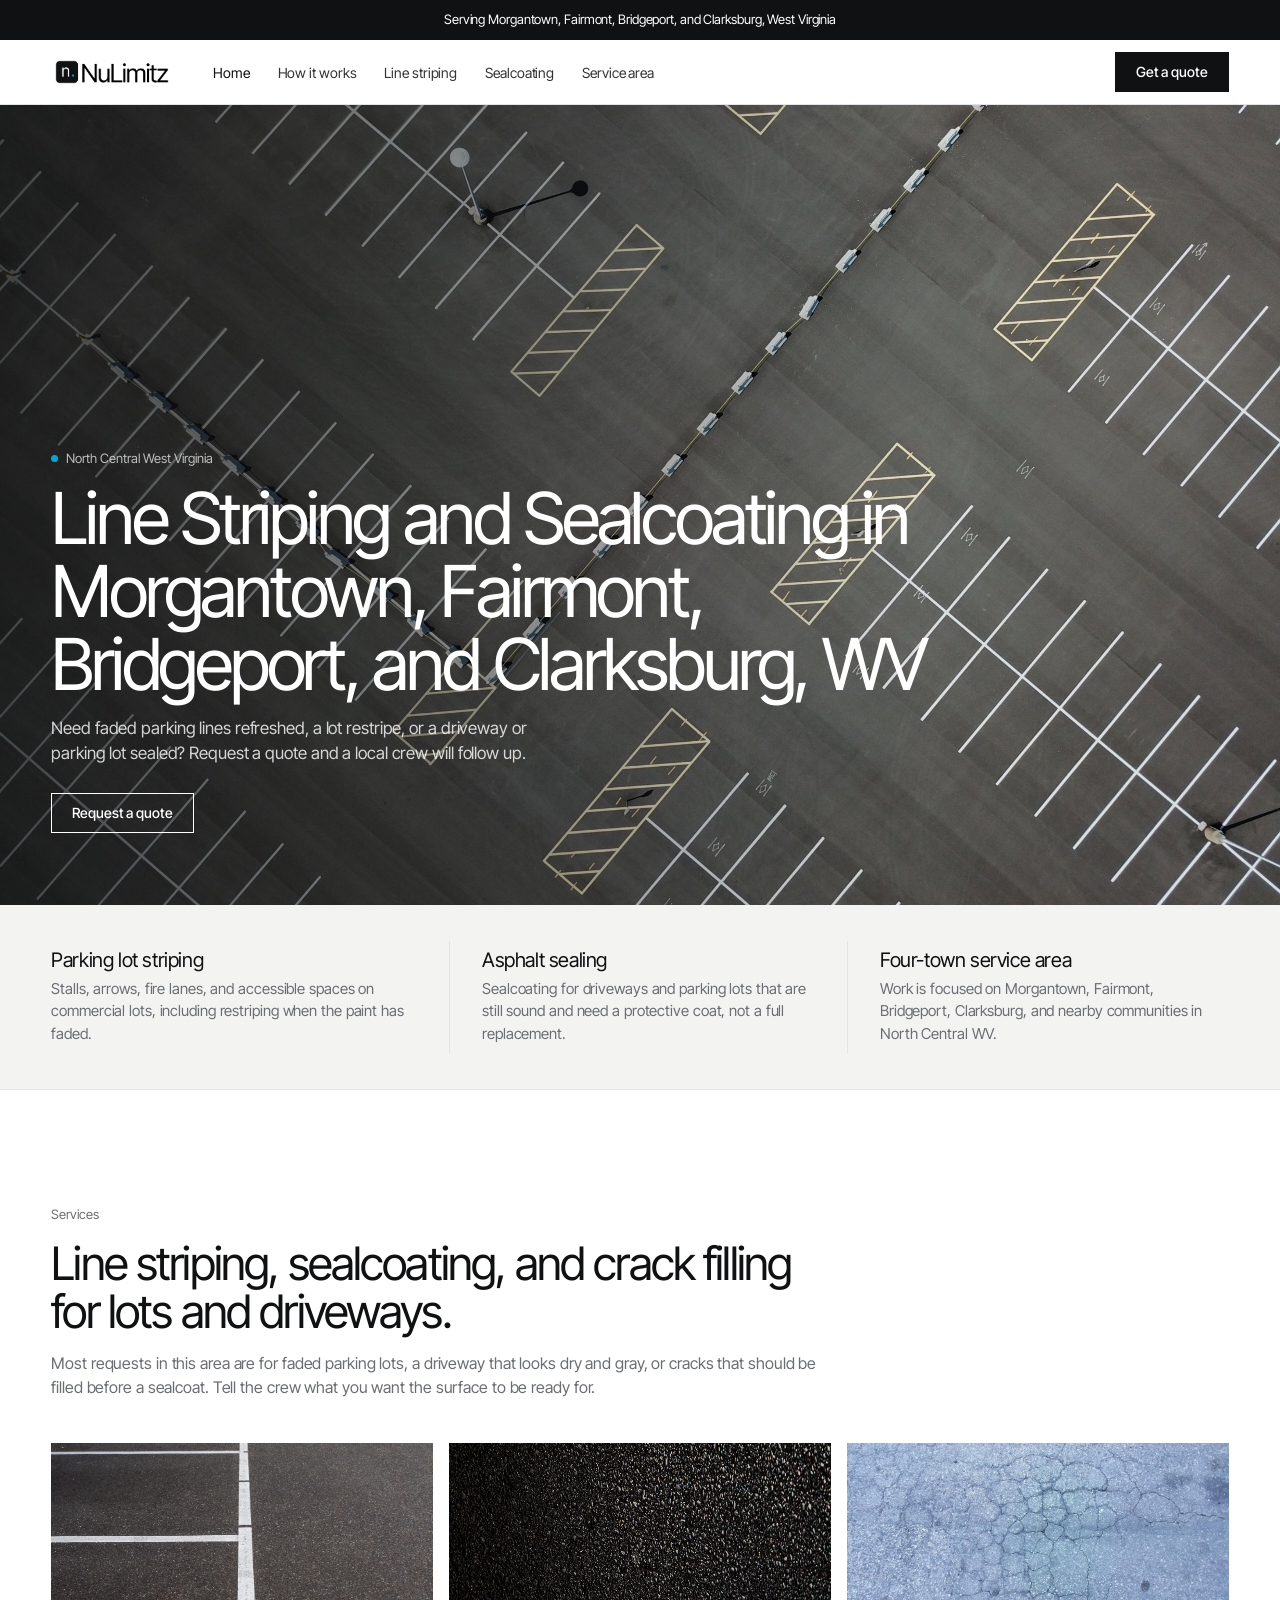
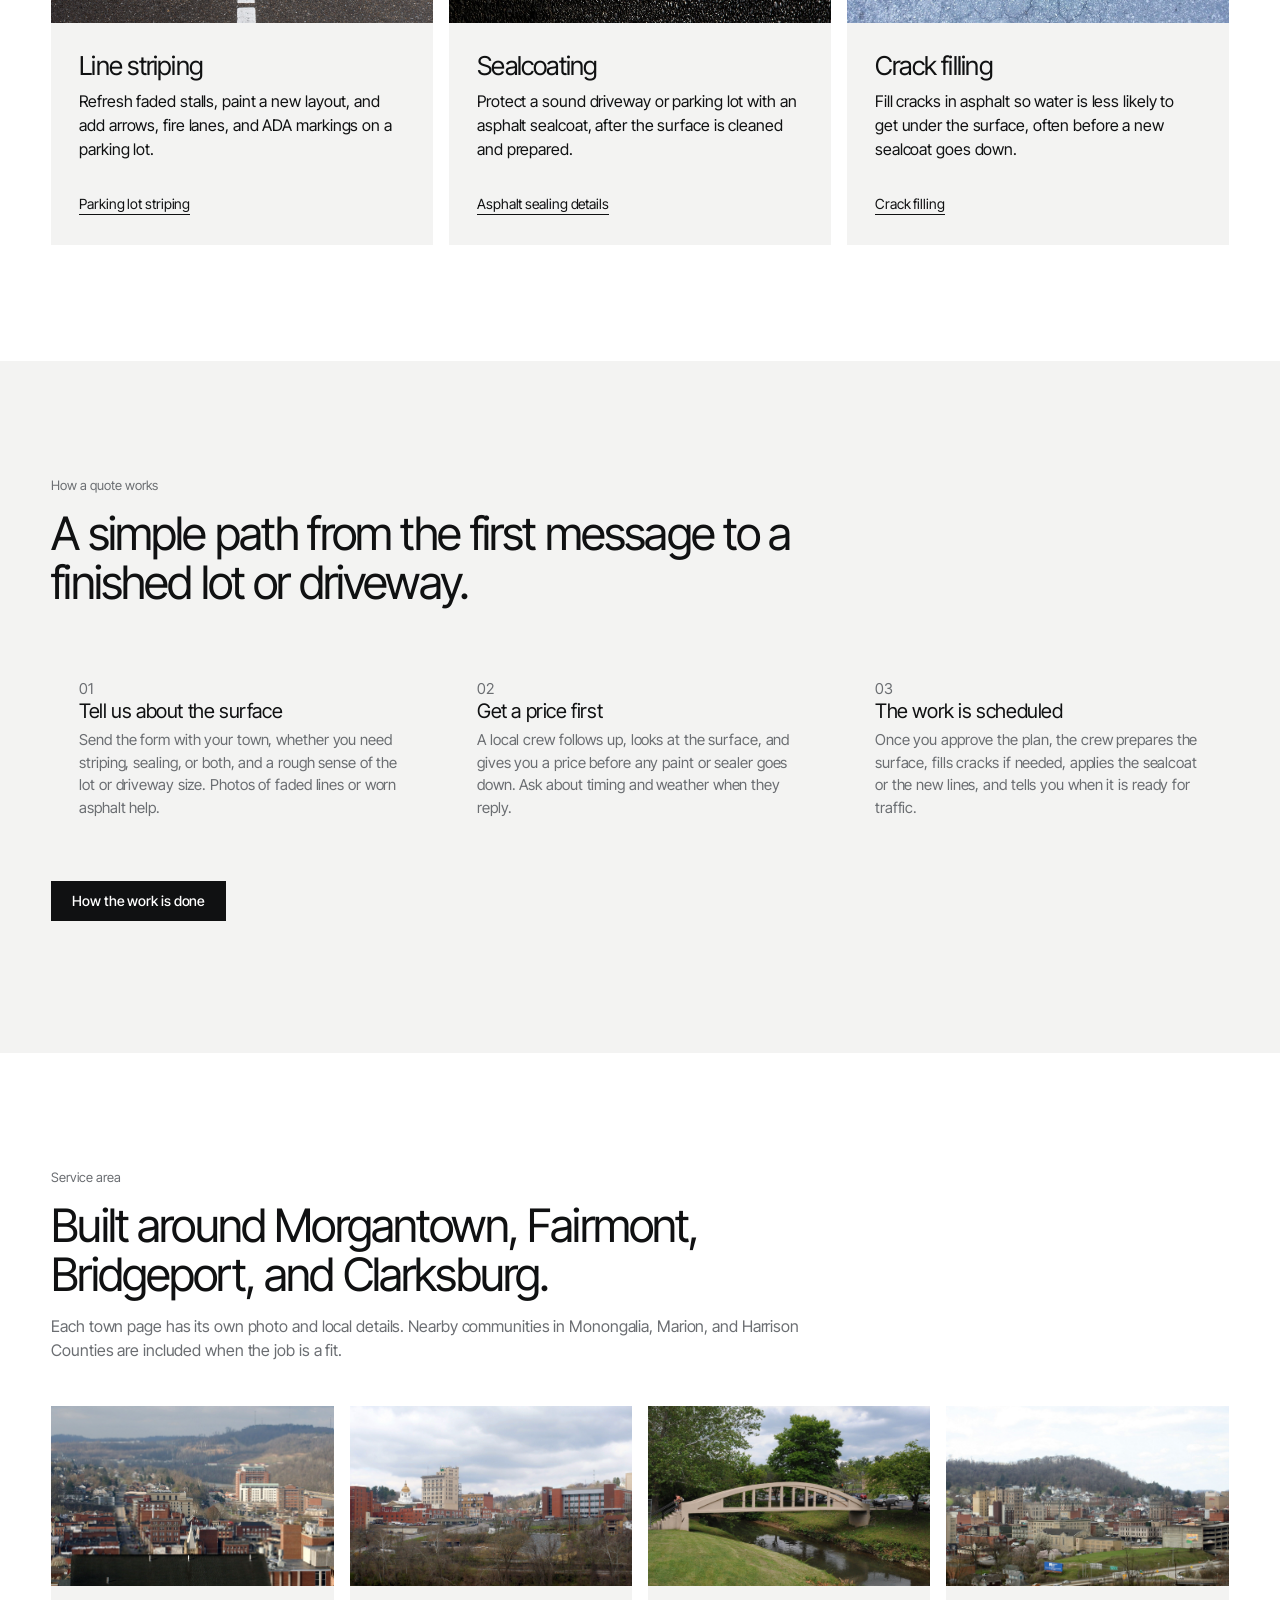
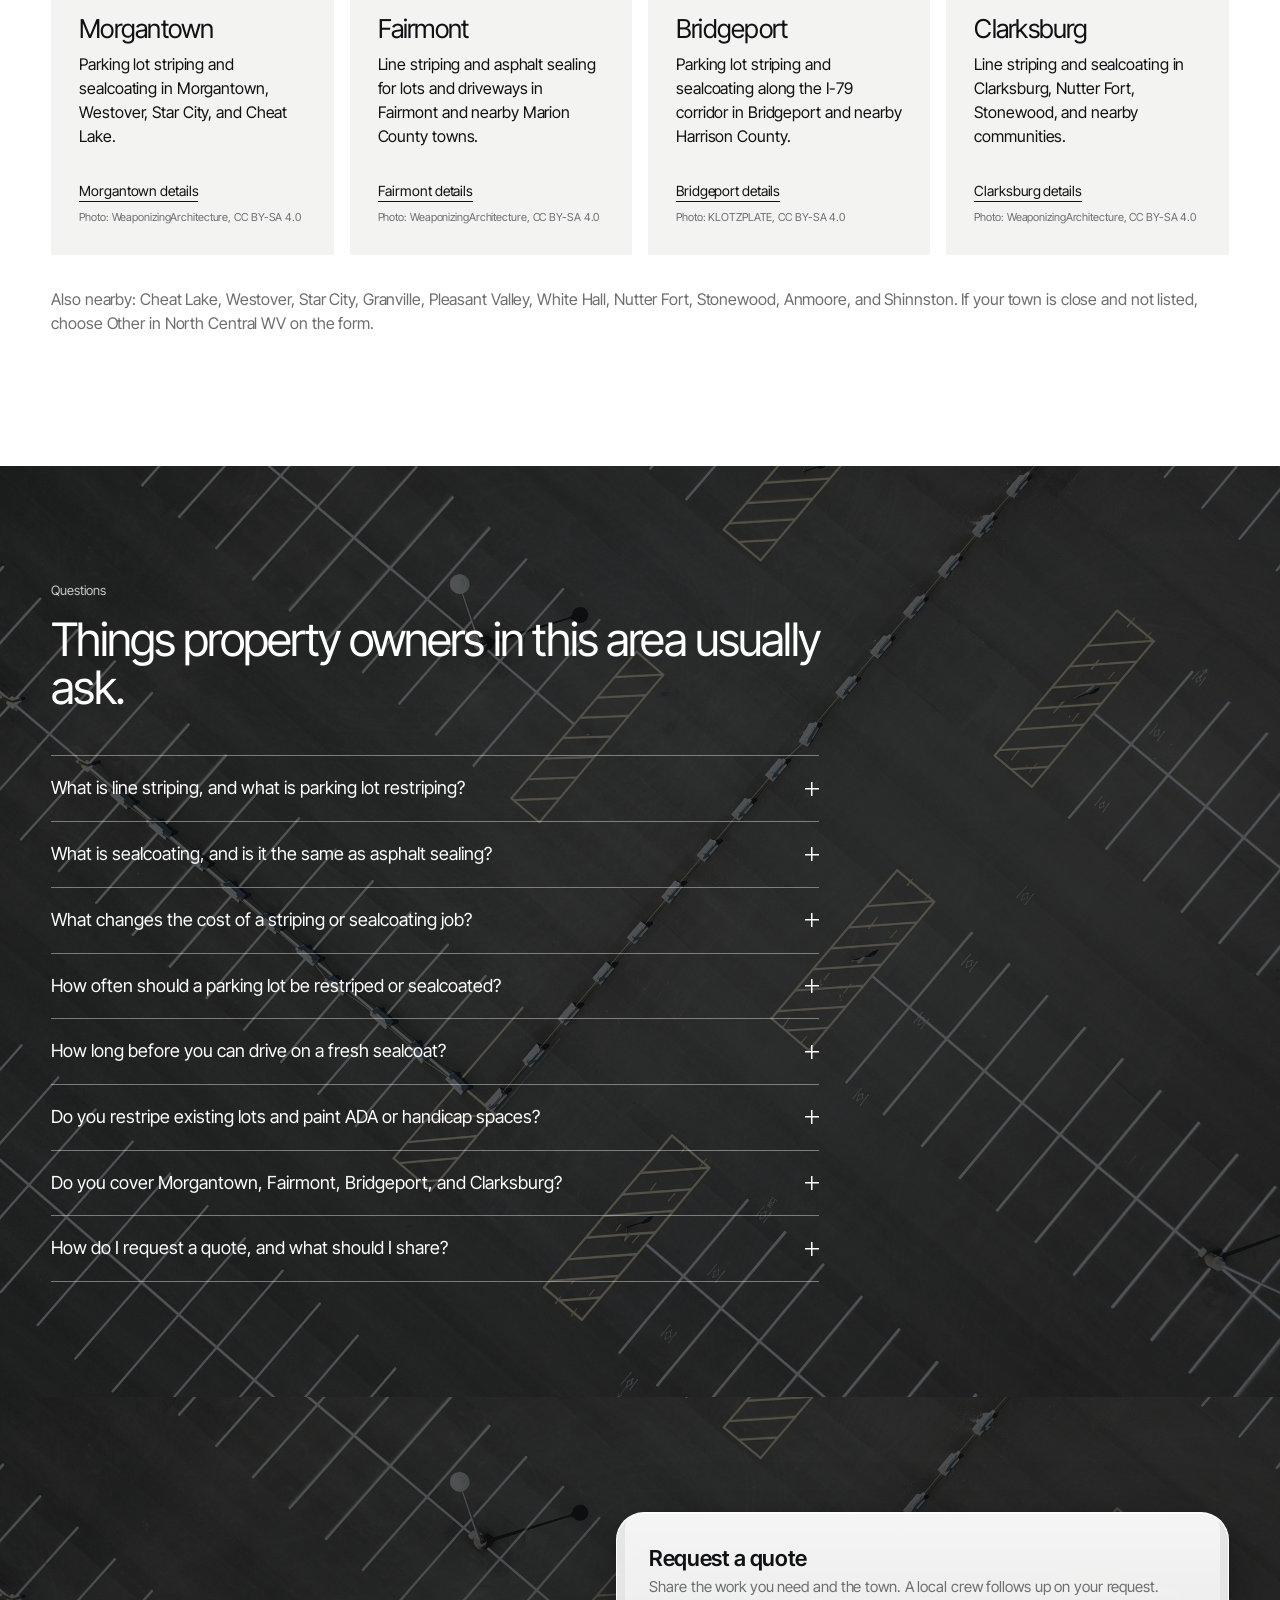
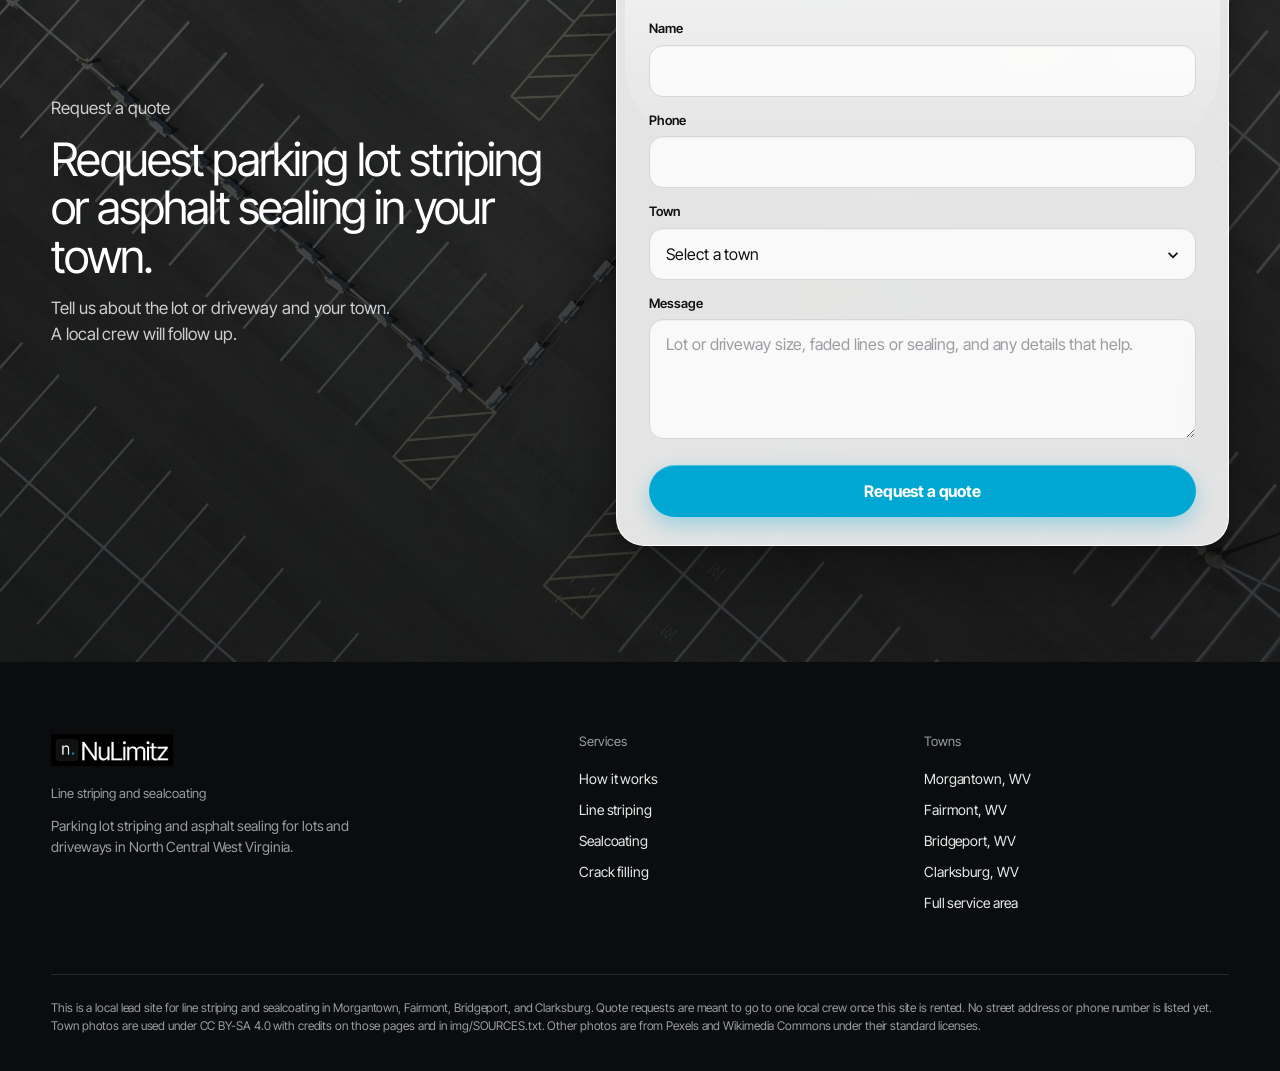
<file: index.html>
<!DOCTYPE html>
<html lang="en">
<head>
  <meta charset="utf-8">
  <meta name="viewport" content="width=device-width, initial-scale=1">
  <title>Line Striping and Sealcoating in Morgantown, Fairmont, Bridgeport, and Clarksburg, WV</title>
  <meta name="description" content="Request parking lot striping and asphalt sealcoating in Morgantown, Fairmont, Bridgeport, and Clarksburg, West Virginia. A local crew follows up on your request.">
  <meta name="robots" content="noindex, nofollow">
  <link rel="icon" href="/favicon.ico" sizes="any">
  <link rel="icon" type="image/svg+xml" href="/favicon.svg">
  <link rel="icon" type="image/png" sizes="32x32" href="/favicon-32.png">
  <link rel="apple-touch-icon" href="/apple-touch-icon.png">
  <link rel="icon" type="image/png" sizes="512x512" href="/icon-512.png">
  <link rel="preconnect" href="https://fonts.googleapis.com">
  <link rel="preconnect" href="https://fonts.gstatic.com" crossorigin>
  <link href="https://fonts.googleapis.com/css2?family=Inter+Tight:wght@400;500;600;700&display=swap" rel="stylesheet">
  <link rel="stylesheet" href="css/styles.css">
  <script type="application/ld+json">
{
  "@context": "https://schema.org",
  "@graph": [
    {
      "@type": "Service",
      "name": "Line striping and sealcoating",
      "serviceType": "Parking lot striping and asphalt sealcoating",
      "description": "Request parking lot striping and asphalt sealcoating in Morgantown, Fairmont, Bridgeport, and Clarksburg, West Virginia. A local crew follows up on your request.",
      "url": "/",
      "areaServed": [
        "Morgantown, WV",
        "Fairmont, WV",
        "Bridgeport, WV",
        "Clarksburg, WV"
      ]
    },
    {
      "@type": "FAQPage",
      "mainEntity": [
        {
          "@type": "Question",
          "name": "What is line striping, and what is parking lot restriping?",
          "acceptedAnswer": {
            "@type": "Answer",
            "text": "Line striping is the painting of stalls, arrows, fire lanes, and other markings on a parking lot or paved area. Restriping means painting over an existing layout when the lines have faded. A crew can also lay out a new pattern if the lot has changed, or add ADA and van-accessible spaces where they are needed."
          }
        },
        {
          "@type": "Question",
          "name": "What is sealcoating, and is it the same as asphalt sealing?",
          "acceptedAnswer": {
            "@type": "Answer",
            "text": "Sealcoating, also called asphalt sealing, is a protective coat applied to sound asphalt on a driveway or parking lot. It helps shield the surface from weather, sun, and everyday wear, and it can restore a darker, more even look. It is maintenance, not a replacement for paving or a full overlay."
          }
        },
        {
          "@type": "Question",
          "name": "What changes the cost of a striping or sealcoating job?",
          "acceptedAnswer": {
            "@type": "Answer",
            "text": "A quote usually depends on the size of the lot or driveway, whether the work is a restripe of the current layout or a new layout, how many ADA spaces or stencils are needed, oil-spot and surface prep, whether cracks should be filled first, and the weather window. There are no rates listed on this site. Share those details on the form and a local crew can follow up with a price before any work starts."
          }
        },
        {
          "@type": "Question",
          "name": "How often should a parking lot be restriped or sealcoated?",
          "acceptedAnswer": {
            "@type": "Answer",
            "text": "It depends on traffic, weather, and how the surface was last treated. Many lots need a fresh coat of paint when the lines have lost a good share of their visibility, and a sealcoat when the asphalt looks dry, faded, or worn but is still sound underneath. The form is a good place to describe what you see now. The crew can recommend a sequence after looking at the surface."
          }
        },
        {
          "@type": "Question",
          "name": "How long before you can drive on a fresh sealcoat?",
          "acceptedAnswer": {
            "@type": "Answer",
            "text": "Crews generally ask people to stay off a fresh sealcoat until it has set. The wait depends on the product, the temperature, sun, and rain. Ask about the expected window when the crew follows up, and plan around that before the work is scheduled."
          }
        },
        {
          "@type": "Question",
          "name": "Do you restripe existing lots and paint ADA or handicap spaces?",
          "acceptedAnswer": {
            "@type": "Answer",
            "text": "Yes. The work can include restriping faded stalls, painting arrows and fire lanes, and marking accessible spaces and access aisles. If you already know the stalls that need attention, mention that on the form. If you are not sure, describe the lot and the crew can look it over."
          }
        },
        {
          "@type": "Question",
          "name": "Do you cover Morgantown, Fairmont, Bridgeport, and Clarksburg?",
          "acceptedAnswer": {
            "@type": "Answer",
            "text": "Yes. The service area is built around those four towns, plus nearby communities such as Cheat Lake, Westover, Star City, Pleasant Valley, Nutter Fort, and Shinnston. If your town is close and is not listed, choose Other in North Central WV on the form."
          }
        },
        {
          "@type": "Question",
          "name": "How do I request a quote, and what should I share?",
          "acceptedAnswer": {
            "@type": "Answer",
            "text": "Fill out the quote form with your name, a phone number, your town, and a short message. It helps to mention whether the work is line striping, sealcoating, crack filling, or more than one of those, plus a rough lot or driveway size and whether the lines are faded or the asphalt looks dry. Photos are useful. A local crew follows up on the request."
          }
        }
      ]
    }
  ]
}
  </script>
</head>
<body>
<div class="topbar">
  <div class="wrap">
    <span>Serving Morgantown, Fairmont, Bridgeport, and Clarksburg, West Virginia</span>
  </div>
</div>
<header class="site-header">
  <div class="wrap">
    <a class="logo" href="index.html" aria-label="NuLimitz home"><img src="/img/logo-light.png" alt="NuLimitz"></a>
    <nav>
      <ul>
        <li><a href="index.html" aria-current="page">Home</a></li>
        <li><a href="how-it-works/index.html">How it works</a></li>
        <li><a href="line-striping/index.html">Line striping</a></li>
        <li><a href="sealcoating/index.html">Sealcoating</a></li>
        <li><a href="index.html#areas">Service area</a></li>
      </ul>
    </nav>
    <div class="header-right">
      <a class="btn" href="#quote">Get a quote</a>
      <button class="nav-toggle" type="button" aria-expanded="false" aria-label="Open menu">Menu</button>
    </div>
  </div>
</header>
<section class="hero" style="background-image:url('img/hero.jpg')">
  <div class="wrap">
    <p class="eyebrow">North Central West Virginia</p>
    <h1>Line Striping and Sealcoating in Morgantown, Fairmont, Bridgeport, and Clarksburg, WV</h1>
    <p class="lede">Need faded parking lines refreshed, a lot restripe, or a driveway or parking lot sealed? Request a quote and a local crew will follow up.</p>
    <div class="hero-actions">
      <a class="btn btn-light" href="#quote">Request a quote</a>
    </div>
  </div>
</section>

<section class="trust-bar">
  <div class="wrap">
    <div class="trust-item">
      <h3>Parking lot striping</h3>
      <p>Stalls, arrows, fire lanes, and accessible spaces on commercial lots, including restriping when the paint has faded.</p>
    </div>
    <div class="trust-item">
      <h3>Asphalt sealing</h3>
      <p>Sealcoating for driveways and parking lots that are still sound and need a protective coat, not a full replacement.</p>
    </div>
    <div class="trust-item">
      <h3>Four-town service area</h3>
      <p>Work is focused on Morgantown, Fairmont, Bridgeport, Clarksburg, and nearby communities in North Central WV.</p>
    </div>
  </div>
</section>

<section class="section" id="services">
  <div class="wrap">
    <div class="section-head">
      <p class="eyebrow">Services</p>
      <h2>Line striping, sealcoating, and crack filling for lots and driveways.</h2>
      <p class="muted">Most requests in this area are for faded parking lots, a driveway that looks dry and gray, or cracks that should be filled before a sealcoat. Tell the crew what you want the surface to be ready for.</p>
    </div>
    <div class="card-grid">
      <a class="service-card" href="line-striping/index.html">
        <img src="img/striping.jpg" alt="White parking stall lines painted on dark asphalt">
        <div class="pad">
          <h3>Line striping</h3>
          <p>Refresh faded stalls, paint a new layout, and add arrows, fire lanes, and ADA markings on a parking lot.</p>
          <span class="more">Parking lot striping</span>
        </div>
      </a>
      <a class="service-card" href="sealcoating/index.html">
        <img src="img/sealcoat.jpg" alt="Close view of a dark, even asphalt surface">
        <div class="pad">
          <h3>Sealcoating</h3>
          <p>Protect a sound driveway or parking lot with an asphalt sealcoat, after the surface is cleaned and prepared.</p>
          <span class="more">Asphalt sealing details</span>
        </div>
      </a>
      <a class="service-card" href="crack-filling/index.html">
        <img src="img/cracks.jpg" alt="Alligator cracks in worn asphalt pavement">
        <div class="pad">
          <h3>Crack filling</h3>
          <p>Fill cracks in asphalt so water is less likely to get under the surface, often before a new sealcoat goes down.</p>
          <span class="more">Crack filling</span>
        </div>
      </a>
    </div>
  </div>
</section>

<section class="section band-cream" id="how">
  <div class="wrap">
    <div class="section-head">
      <p class="eyebrow">How a quote works</p>
      <h2>A simple path from the first message to a finished lot or driveway.</h2>
    </div>
    <div class="step-grid">
      <div class="step"><div class="pad">
        <p class="step-num">01</p>
        <h3>Tell us about the surface</h3>
        <p>Send the form with your town, whether you need striping, sealing, or both, and a rough sense of the lot or driveway size. Photos of faded lines or worn asphalt help.</p>
      </div></div>
      <div class="step"><div class="pad">
        <p class="step-num">02</p>
        <h3>Get a price first</h3>
        <p>A local crew follows up, looks at the surface, and gives you a price before any paint or sealer goes down. Ask about timing and weather when they reply.</p>
      </div></div>
      <div class="step"><div class="pad">
        <p class="step-num">03</p>
        <h3>The work is scheduled</h3>
        <p>Once you approve the plan, the crew prepares the surface, fills cracks if needed, applies the sealcoat or the new lines, and tells you when it is ready for traffic.</p>
      </div></div>
    </div>
    <p style="margin-top:2rem"><a class="btn" href="how-it-works/index.html">How the work is done</a></p>
  </div>
</section>

<section class="section" id="areas">
  <div class="wrap">
    <div class="section-head">
      <p class="eyebrow">Service area</p>
      <h2>Built around Morgantown, Fairmont, Bridgeport, and Clarksburg.</h2>
      <p class="muted">Each town page has its own photo and local details. Nearby communities in Monongalia, Marion, and Harrison Counties are included when the job is a fit.</p>
    </div>
    <div class="area-grid">
      <a class="area-card" href="morgantown/index.html">
        <img src="img/morgantown.jpg" alt="Downtown Morgantown skyline along the Monongahela River">
        <div class="pad">
          <h3>Morgantown</h3>
          <p>Parking lot striping and sealcoating in Morgantown, Westover, Star City, and Cheat Lake.</p>
          <span class="more">Morgantown details</span>
          <span class="card-credit">Photo: WeaponizingArchitecture, CC BY-SA 4.0</span>
        </div>
      </a>
      <a class="area-card" href="fairmont/index.html">
        <img src="img/fairmont.jpg" alt="Fairmont skyline with the courthouse dome seen from across the river">
        <div class="pad">
          <h3>Fairmont</h3>
          <p>Line striping and asphalt sealing for lots and driveways in Fairmont and nearby Marion County towns.</p>
          <span class="more">Fairmont details</span>
          <span class="card-credit">Photo: WeaponizingArchitecture, CC BY-SA 4.0</span>
        </div>
      </a>
      <a class="area-card" href="bridgeport/index.html">
        <img src="img/bridgeport.jpg" alt="Historic bowstring arch bridge over Simpson Creek in Bridgeport">
        <div class="pad">
          <h3>Bridgeport</h3>
          <p>Parking lot striping and sealcoating along the I-79 corridor in Bridgeport and nearby Harrison County.</p>
          <span class="more">Bridgeport details</span>
          <span class="card-credit">Photo: KLOTZPLATE, CC BY-SA 4.0</span>
        </div>
      </a>
      <a class="area-card" href="clarksburg/index.html">
        <img src="img/clarksburg.jpg" alt="Downtown Clarksburg skyline with hills in the background">
        <div class="pad">
          <h3>Clarksburg</h3>
          <p>Line striping and sealcoating in Clarksburg, Nutter Fort, Stonewood, and nearby communities.</p>
          <span class="more">Clarksburg details</span>
          <span class="card-credit">Photo: WeaponizingArchitecture, CC BY-SA 4.0</span>
        </div>
      </a>
    </div>
    <p class="muted" style="margin-top:2rem">Also nearby: Cheat Lake, Westover, Star City, Granville, Pleasant Valley, White Hall, Nutter Fort, Stonewood, Anmoore, and Shinnston. If your town is close and not listed, choose Other in North Central WV on the form.</p>
  </div>
</section>

<section class="section band-photo" id="faq" style="background-image:url('img/hero.jpg')">
  <div class="wrap">
    <div class="section-head">
      <p class="eyebrow">Questions</p>
      <h2>Things property owners in this area usually ask.</h2>
    </div>
    <div class="faq">
      <div class="faq-item">
        <h3><button type="button" aria-expanded="false" aria-controls="faq-1" id="faq-btn-1">What is line striping, and what is parking lot restriping?</button></h3>
        <div class="answer" id="faq-1">Line striping is the painting of stalls, arrows, fire lanes, and other markings on a parking lot or paved area. Restriping means painting over an existing layout when the lines have faded. A crew can also lay out a new pattern if the lot has changed, or add ADA and van-accessible spaces where they are needed.</div>
      </div>
      <div class="faq-item">
        <h3><button type="button" aria-expanded="false" aria-controls="faq-2" id="faq-btn-2">What is sealcoating, and is it the same as asphalt sealing?</button></h3>
        <div class="answer" id="faq-2">Sealcoating, also called asphalt sealing, is a protective coat applied to sound asphalt on a driveway or parking lot. It helps shield the surface from weather, sun, and everyday wear, and it can restore a darker, more even look. It is maintenance, not a replacement for paving or a full overlay.</div>
      </div>
      <div class="faq-item">
        <h3><button type="button" aria-expanded="false" aria-controls="faq-3" id="faq-btn-3">What changes the cost of a striping or sealcoating job?</button></h3>
        <div class="answer" id="faq-3">A quote usually depends on the size of the lot or driveway, whether the work is a restripe of the current layout or a new layout, how many ADA spaces or stencils are needed, oil-spot and surface prep, whether cracks should be filled first, and the weather window. There are no rates listed on this site. Share those details on the form and a local crew can follow up with a price before any work starts.</div>
      </div>
      <div class="faq-item">
        <h3><button type="button" aria-expanded="false" aria-controls="faq-4" id="faq-btn-4">How often should a parking lot be restriped or sealcoated?</button></h3>
        <div class="answer" id="faq-4">It depends on traffic, weather, and how the surface was last treated. Many lots need a fresh coat of paint when the lines have lost a good share of their visibility, and a sealcoat when the asphalt looks dry, faded, or worn but is still sound underneath. The form is a good place to describe what you see now. The crew can recommend a sequence after looking at the surface.</div>
      </div>
      <div class="faq-item">
        <h3><button type="button" aria-expanded="false" aria-controls="faq-5" id="faq-btn-5">How long before you can drive on a fresh sealcoat?</button></h3>
        <div class="answer" id="faq-5">Crews generally ask people to stay off a fresh sealcoat until it has set. The wait depends on the product, the temperature, sun, and rain. Ask about the expected window when the crew follows up, and plan around that before the work is scheduled.</div>
      </div>
      <div class="faq-item">
        <h3><button type="button" aria-expanded="false" aria-controls="faq-6" id="faq-btn-6">Do you restripe existing lots and paint ADA or handicap spaces?</button></h3>
        <div class="answer" id="faq-6">Yes. The work can include restriping faded stalls, painting arrows and fire lanes, and marking accessible spaces and access aisles. If you already know the stalls that need attention, mention that on the form. If you are not sure, describe the lot and the crew can look it over.</div>
      </div>
      <div class="faq-item">
        <h3><button type="button" aria-expanded="false" aria-controls="faq-7" id="faq-btn-7">Do you cover Morgantown, Fairmont, Bridgeport, and Clarksburg?</button></h3>
        <div class="answer" id="faq-7">Yes. The service area is built around those four towns, plus nearby communities such as Cheat Lake, Westover, Star City, Pleasant Valley, Nutter Fort, and Shinnston. If your town is close and is not listed, choose Other in North Central WV on the form.</div>
      </div>
      <div class="faq-item">
        <h3><button type="button" aria-expanded="false" aria-controls="faq-8" id="faq-btn-8">How do I request a quote, and what should I share?</button></h3>
        <div class="answer" id="faq-8">Fill out the quote form with your name, a phone number, your town, and a short message. It helps to mention whether the work is line striping, sealcoating, crack filling, or more than one of those, plus a rough lot or driveway size and whether the lines are faded or the asphalt looks dry. Photos are useful. A local crew follows up on the request.</div>
      </div>
    </div>
  </div>
</section>

<section class="section quote-band" id="quote" style="background-image:url('img/hero.jpg')">
  <div class="wrap">
    <div class="quote-grid">
      <div class="quote-intro">
        <p class="eyebrow">Request a quote</p>
        <h2>Request parking lot striping or asphalt sealing in your town.</h2>
        <p>Tell us about the lot or driveway and your town. A local crew will follow up.</p>
      </div>
      <div class="form-panel">
        <div class="form-panel-inner">
          <h2>Request a quote</h2>
          <p class="lede">Share the work you need and the town. A local crew follows up on your request.</p>
          <form action="FORM_ENDPOINT_PLACEHOLDER" method="post" data-quote-form>
            <div>
              <label for="name">Name</label>
              <input id="name" name="name" type="text" autocomplete="name" required>
            </div>
            <div>
              <label for="phone">Phone</label>
              <input id="phone" name="phone" type="tel" autocomplete="tel" required>
            </div>
            <div>
              <label for="town">Town</label>
              <select id="town" name="town" required>
                <option value="">Select a town</option>
                <option>Morgantown</option>
                <option>Fairmont</option>
                <option>Bridgeport</option>
                <option>Clarksburg</option>
                <option>Other in North Central WV</option>
              </select>
            </div>
            <div>
              <label for="message">Message</label>
              <textarea id="message" name="message" placeholder="Lot or driveway size, faded lines or sealing, and any details that help." required></textarea>
            </div>
            <button class="submit" type="submit">Request a quote</button>
            <p class="form-status" role="status"></p>
          </form>
        </div>
      </div>
    </div>
  </div>
</section>
<footer class="site-footer">
  <div class="wrap">
    <div class="foot-grid">
      <div>
        <a class="logo" href="index.html" aria-label="NuLimitz home"><img src="/img/logo-dark.png" alt="NuLimitz"></a>
        <h2>Line striping and sealcoating</h2>
        <p>Parking lot striping and asphalt sealing for lots and driveways in North Central West Virginia.</p>
      </div>
      <div>
        <h2>Services</h2>
        <ul>
          <li><a href="how-it-works/index.html">How it works</a></li>
          <li><a href="line-striping/index.html">Line striping</a></li>
          <li><a href="sealcoating/index.html">Sealcoating</a></li>
          <li><a href="crack-filling/index.html">Crack filling</a></li>
        </ul>
      </div>
      <div>
        <h2>Towns</h2>
        <ul>
          <li><a href="morgantown/index.html">Morgantown, WV</a></li>
          <li><a href="fairmont/index.html">Fairmont, WV</a></li>
          <li><a href="bridgeport/index.html">Bridgeport, WV</a></li>
          <li><a href="clarksburg/index.html">Clarksburg, WV</a></li>
          <li><a href="index.html#areas">Full service area</a></li>
        </ul>
      </div>
    </div>
    <p class="legal">This is a local lead site for line striping and sealcoating in Morgantown, Fairmont, Bridgeport, and Clarksburg. Quote requests are meant to go to one local crew once this site is rented. No street address or phone number is listed yet. Town photos are used under CC BY-SA 4.0 with credits on those pages and in img/SOURCES.txt. Other photos are from Pexels and Wikimedia Commons under their standard licenses.</p>
  </div>
</footer>
<script src="js/main.js"></script>
</body>
</html>
</file>
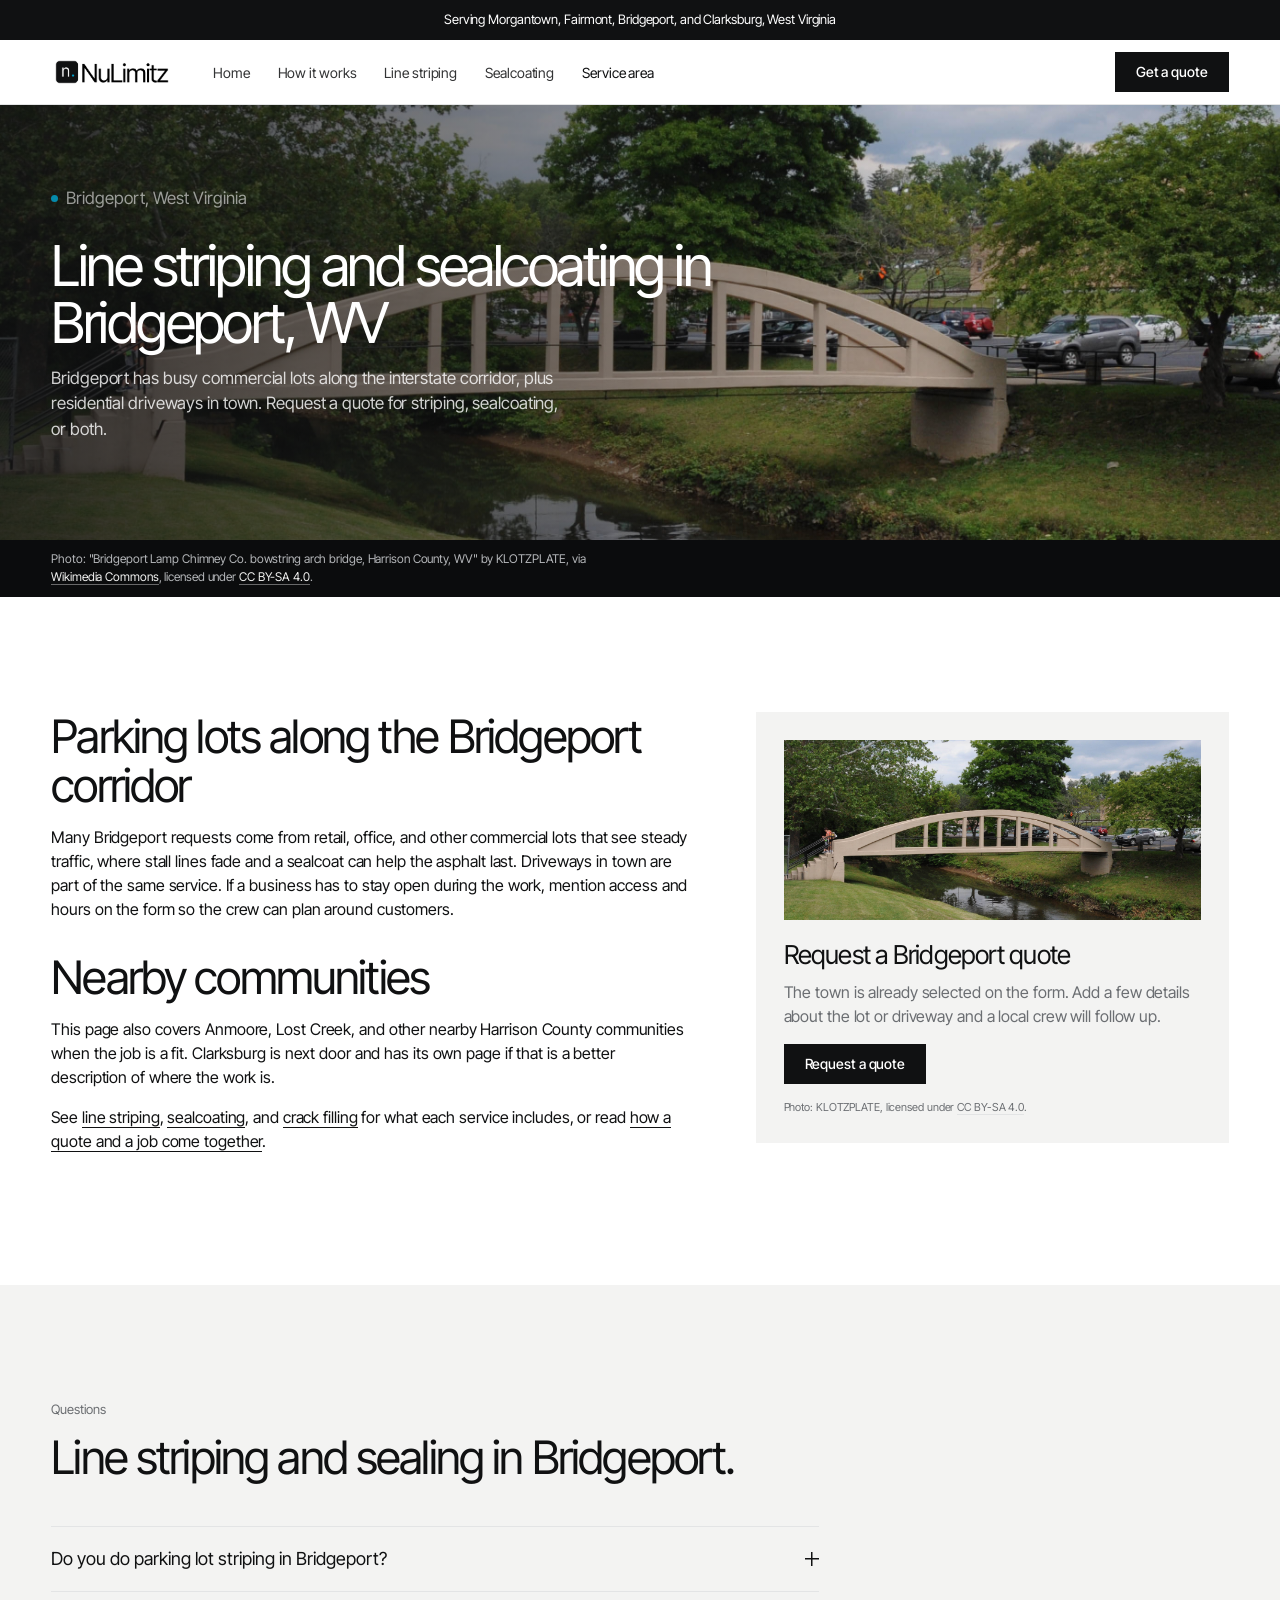
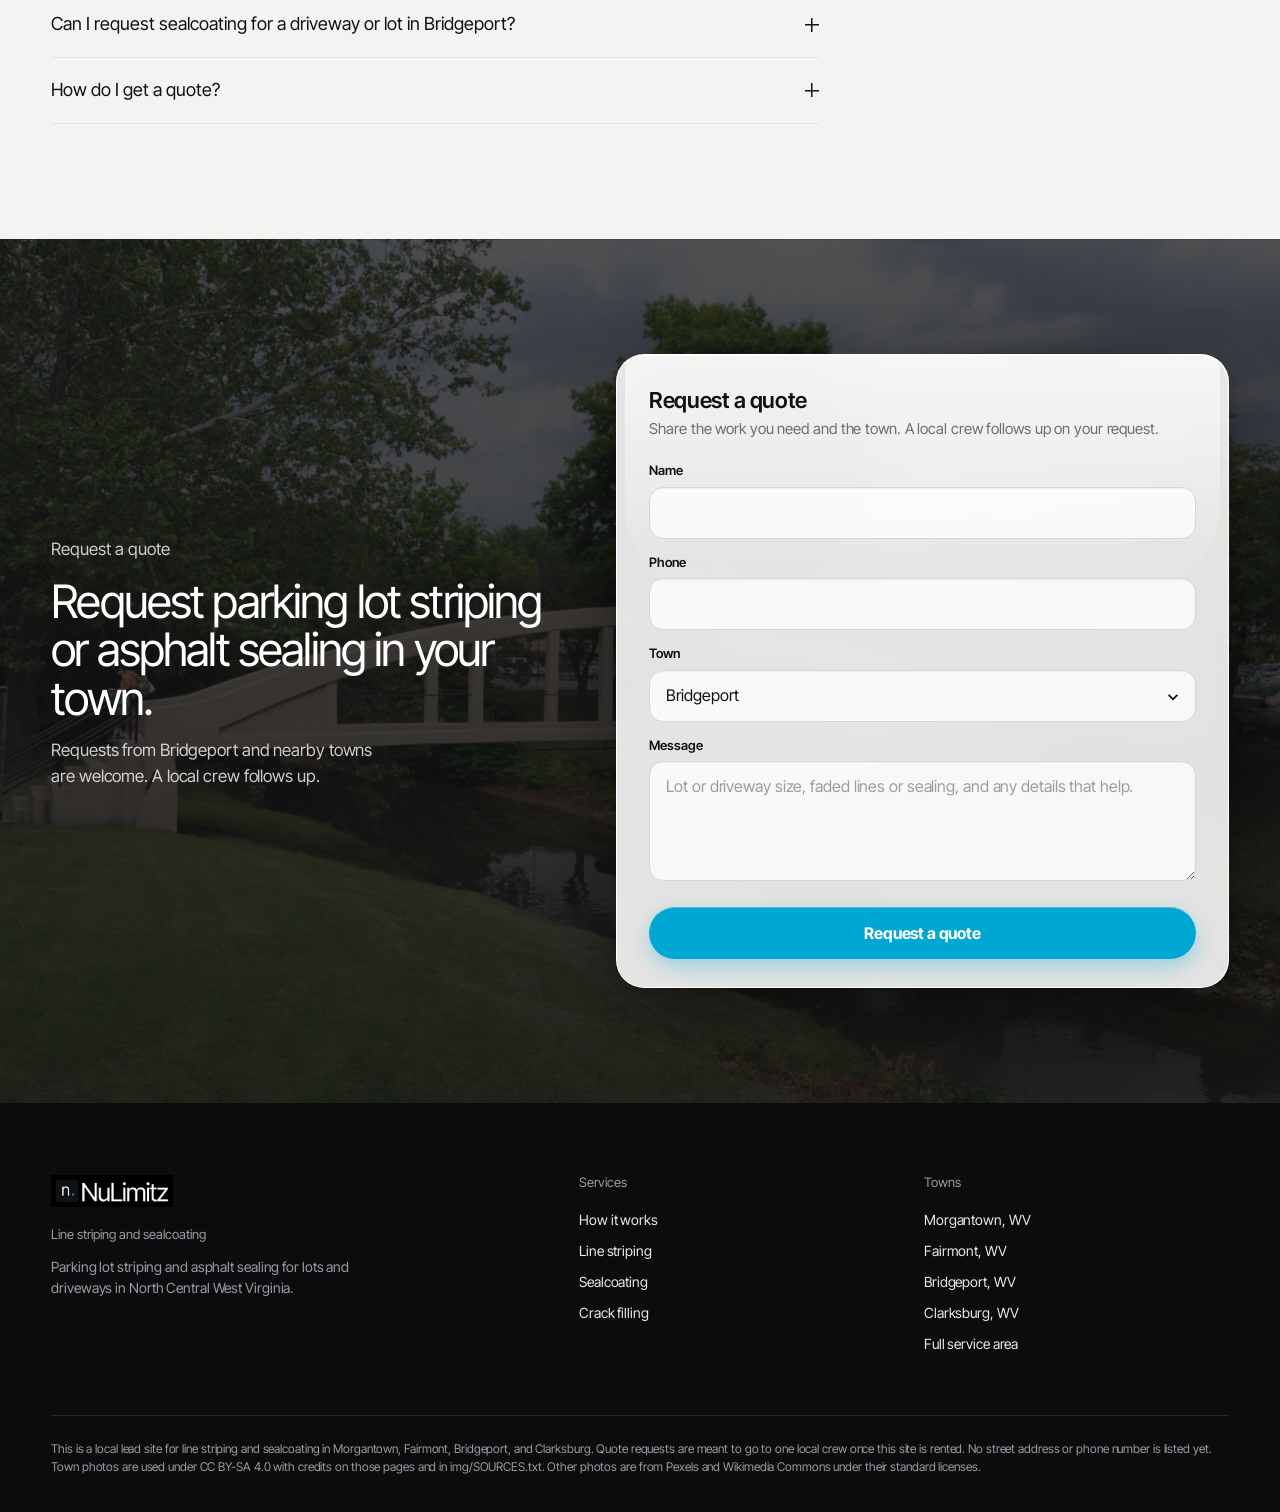
<file: bridgeport/index.html>
<!DOCTYPE html>
<html lang="en">
<head>
  <meta charset="utf-8">
  <meta name="viewport" content="width=device-width, initial-scale=1">
  <title>Line Striping and Sealcoating in Bridgeport, WV</title>
  <meta name="description" content="Parking lot striping and asphalt sealcoating in Bridgeport, West Virginia, including commercial lots along the I-79 corridor. Request a quote and a local crew follows up.">
  <meta name="robots" content="noindex, nofollow">
  <link rel="icon" href="/favicon.ico" sizes="any">
  <link rel="icon" type="image/svg+xml" href="/favicon.svg">
  <link rel="icon" type="image/png" sizes="32x32" href="/favicon-32.png">
  <link rel="apple-touch-icon" href="/apple-touch-icon.png">
  <link rel="icon" type="image/png" sizes="512x512" href="/icon-512.png">
  <link rel="preconnect" href="https://fonts.googleapis.com">
  <link rel="preconnect" href="https://fonts.gstatic.com" crossorigin>
  <link href="https://fonts.googleapis.com/css2?family=Inter+Tight:wght@400;500;600;700&display=swap" rel="stylesheet">
  <link rel="stylesheet" href="../css/styles.css">
  <script type="application/ld+json">
{
  "@context": "https://schema.org",
  "@graph": [
    {
      "@type": "Service",
      "name": "Line striping and sealcoating in Bridgeport, WV",
      "serviceType": "Parking lot striping and asphalt sealcoating",
      "description": "Parking lot striping and asphalt sealcoating in Bridgeport, West Virginia, including commercial lots along the I-79 corridor. Request a quote and a local crew follows up.",
      "url": "/bridgeport/",
      "areaServed": [
        "Morgantown, WV",
        "Fairmont, WV",
        "Bridgeport, WV",
        "Clarksburg, WV"
      ]
    },
    {
      "@type": "FAQPage",
      "mainEntity": [
        {
          "@type": "Question",
          "name": "Do you do parking lot striping in Bridgeport?",
          "acceptedAnswer": {
            "@type": "Answer",
            "text": "Yes. Line striping and restriping for commercial lots in Bridgeport and Anmoore, Lost Creek, and other nearby Harrison County communities can be requested on this page. Mention whether you need a restripe of the current layout or a new one, and whether ADA spaces or arrows should be included."
          }
        },
        {
          "@type": "Question",
          "name": "Can I request sealcoating for a driveway or lot in Bridgeport?",
          "acceptedAnswer": {
            "@type": "Answer",
            "text": "Yes. Asphalt sealing for driveways and parking lots in Bridgeport is part of the same request form. If cracks should be filled first, or if you also want the lot restriped after the coat sets, include that in your message."
          }
        },
        {
          "@type": "Question",
          "name": "How do I get a quote?",
          "acceptedAnswer": {
            "@type": "Answer",
            "text": "Fill out the form with your name, a phone number, the town, and a short description of the work. A local crew follows up. There are no rates listed on this site."
          }
        }
      ]
    }
  ]
}
  </script>
</head>
<body>
<div class="topbar">
  <div class="wrap">
    <span>Serving Morgantown, Fairmont, Bridgeport, and Clarksburg, West Virginia</span>
  </div>
</div>
<header class="site-header">
  <div class="wrap">
    <a class="logo" href="../index.html" aria-label="NuLimitz home"><img src="/img/logo-light.png" alt="NuLimitz"></a>
    <nav>
      <ul>
        <li><a href="../index.html">Home</a></li>
        <li><a href="../how-it-works/index.html">How it works</a></li>
        <li><a href="../line-striping/index.html">Line striping</a></li>
        <li><a href="../sealcoating/index.html">Sealcoating</a></li>
        <li><a href="../index.html#areas" aria-current="page">Service area</a></li>
      </ul>
    </nav>
    <div class="header-right">
      <a class="btn" href="#quote">Get a quote</a>
      <button class="nav-toggle" type="button" aria-expanded="false" aria-label="Open menu">Menu</button>
    </div>
  </div>
</header>
<section class="page-hero" style="background-image:url('../img/bridgeport.jpg')">
  <div class="wrap">
    <p class="eyebrow">Bridgeport, West Virginia</p>
    <h1>Line striping and sealcoating in Bridgeport, WV</h1>
    <p>Bridgeport has busy commercial lots along the interstate corridor, plus residential driveways in town. Request a quote for striping, sealcoating, or both.</p>
  </div>
</section>

<div class="hero-credit">
  <div class="wrap">
    <p>Photo: "Bridgeport Lamp Chimney Co. bowstring arch bridge, Harrison County, WV" by KLOTZPLATE, via <a href="https://commons.wikimedia.org/wiki/File:BRIDGEPORT_LAMP_CHIMNEY_CO,_BOWSTRING_COMPLETE_ARCH_BRIDGE._HARRISON_COUNTY,_WV.jpg">Wikimedia Commons</a>, licensed under <a href="https://creativecommons.org/licenses/by-sa/4.0/">CC BY-SA 4.0</a>.</p>
  </div>
</div>

<section class="section">
  <div class="wrap content-split">
    <div class="prose">
      <h2>Parking lots along the Bridgeport corridor</h2>
      <p>Many Bridgeport requests come from retail, office, and other commercial lots that see steady traffic, where stall lines fade and a sealcoat can help the asphalt last. Driveways in town are part of the same service. If a business has to stay open during the work, mention access and hours on the form so the crew can plan around customers.</p>
      <h2>Nearby communities</h2>
      <p>This page also covers Anmoore, Lost Creek, and other nearby Harrison County communities when the job is a fit. Clarksburg is next door and has its own page if that is a better description of where the work is.</p>
      <p>See <a href="../line-striping/index.html">line striping</a>, <a href="../sealcoating/index.html">sealcoating</a>, and <a href="../crack-filling/index.html">crack filling</a> for what each service includes, or read <a href="../how-it-works/index.html">how a quote and a job come together</a>.</p>
    </div>
    <aside class="side-card">
      <img src="../img/bridgeport.jpg" alt="The historic Bridgeport Lamp Chimney Company bowstring arch bridge over Simpson Creek">
      <h3>Request a Bridgeport quote</h3>
      <p>The town is already selected on the form. Add a few details about the lot or driveway and a local crew will follow up.</p>
      <p><a class="btn" href="#quote">Request a quote</a></p>
      <span class="card-credit">Photo: KLOTZPLATE, licensed under <a href="https://creativecommons.org/licenses/by-sa/4.0/">CC BY-SA 4.0</a>.</span>
    </aside>
  </div>
</section>

<section class="section band-cream">
  <div class="wrap">
    <div class="section-head">
      <p class="eyebrow">Questions</p>
      <h2>Line striping and sealing in Bridgeport.</h2>
    </div>
    <div class="faq">
      <div class="faq-item">
        <h3><button type="button" aria-expanded="false" aria-controls="faq-1" id="faq-btn-1">Do you do parking lot striping in Bridgeport?</button></h3>
        <div class="answer" id="faq-1">Yes. Line striping and restriping for commercial lots in Bridgeport and Anmoore, Lost Creek, and other nearby Harrison County communities can be requested on this page. Mention whether you need a restripe of the current layout or a new one, and whether ADA spaces or arrows should be included.</div>
      </div>
      <div class="faq-item">
        <h3><button type="button" aria-expanded="false" aria-controls="faq-2" id="faq-btn-2">Can I request sealcoating for a driveway or lot in Bridgeport?</button></h3>
        <div class="answer" id="faq-2">Yes. Asphalt sealing for driveways and parking lots in Bridgeport is part of the same request form. If cracks should be filled first, or if you also want the lot restriped after the coat sets, include that in your message.</div>
      </div>
      <div class="faq-item">
        <h3><button type="button" aria-expanded="false" aria-controls="faq-3" id="faq-btn-3">How do I get a quote?</button></h3>
        <div class="answer" id="faq-3">Fill out the form with your name, a phone number, the town, and a short description of the work. A local crew follows up. There are no rates listed on this site.</div>
      </div>
    </div>
  </div>
</section>

<section class="section quote-band" id="quote" style="background-image:url('../img/bridgeport.jpg')">
  <div class="wrap">
    <div class="quote-grid">
      <div class="quote-intro">
        <p class="eyebrow">Request a quote</p>
        <h2>Request parking lot striping or asphalt sealing in your town.</h2>
        <p>Requests from Bridgeport and nearby towns are welcome. A local crew follows up.</p>
      </div>
      <div class="form-panel">
        <div class="form-panel-inner">
          <h2>Request a quote</h2>
          <p class="lede">Share the work you need and the town. A local crew follows up on your request.</p>
          <form action="FORM_ENDPOINT_PLACEHOLDER" method="post" data-quote-form>
            <div>
              <label for="name">Name</label>
              <input id="name" name="name" type="text" autocomplete="name" required>
            </div>
            <div>
              <label for="phone">Phone</label>
              <input id="phone" name="phone" type="tel" autocomplete="tel" required>
            </div>
            <div>
              <label for="town">Town</label>
              <select id="town" name="town" required>
                <option value="">Select a town</option>
                <option>Morgantown</option>
                <option>Fairmont</option>
                <option selected>Bridgeport</option>
                <option>Clarksburg</option>
                <option>Other in North Central WV</option>
              </select>
            </div>
            <div>
              <label for="message">Message</label>
              <textarea id="message" name="message" placeholder="Lot or driveway size, faded lines or sealing, and any details that help." required></textarea>
            </div>
            <button class="submit" type="submit">Request a quote</button>
            <p class="form-status" role="status"></p>
          </form>
        </div>
      </div>
    </div>
  </div>
</section>
<footer class="site-footer">
  <div class="wrap">
    <div class="foot-grid">
      <div>
        <a class="logo" href="../index.html" aria-label="NuLimitz home"><img src="/img/logo-dark.png" alt="NuLimitz"></a>
        <h2>Line striping and sealcoating</h2>
        <p>Parking lot striping and asphalt sealing for lots and driveways in North Central West Virginia.</p>
      </div>
      <div>
        <h2>Services</h2>
        <ul>
          <li><a href="../how-it-works/index.html">How it works</a></li>
          <li><a href="../line-striping/index.html">Line striping</a></li>
          <li><a href="../sealcoating/index.html">Sealcoating</a></li>
          <li><a href="../crack-filling/index.html">Crack filling</a></li>
        </ul>
      </div>
      <div>
        <h2>Towns</h2>
        <ul>
          <li><a href="../morgantown/index.html">Morgantown, WV</a></li>
          <li><a href="../fairmont/index.html">Fairmont, WV</a></li>
          <li><a href="../bridgeport/index.html">Bridgeport, WV</a></li>
          <li><a href="../clarksburg/index.html">Clarksburg, WV</a></li>
          <li><a href="../index.html#areas">Full service area</a></li>
        </ul>
      </div>
    </div>
    <p class="legal">This is a local lead site for line striping and sealcoating in Morgantown, Fairmont, Bridgeport, and Clarksburg. Quote requests are meant to go to one local crew once this site is rented. No street address or phone number is listed yet. Town photos are used under CC BY-SA 4.0 with credits on those pages and in img/SOURCES.txt. Other photos are from Pexels and Wikimedia Commons under their standard licenses.</p>
  </div>
</footer>
<script src="../js/main.js"></script>
</body>
</html>
</file>
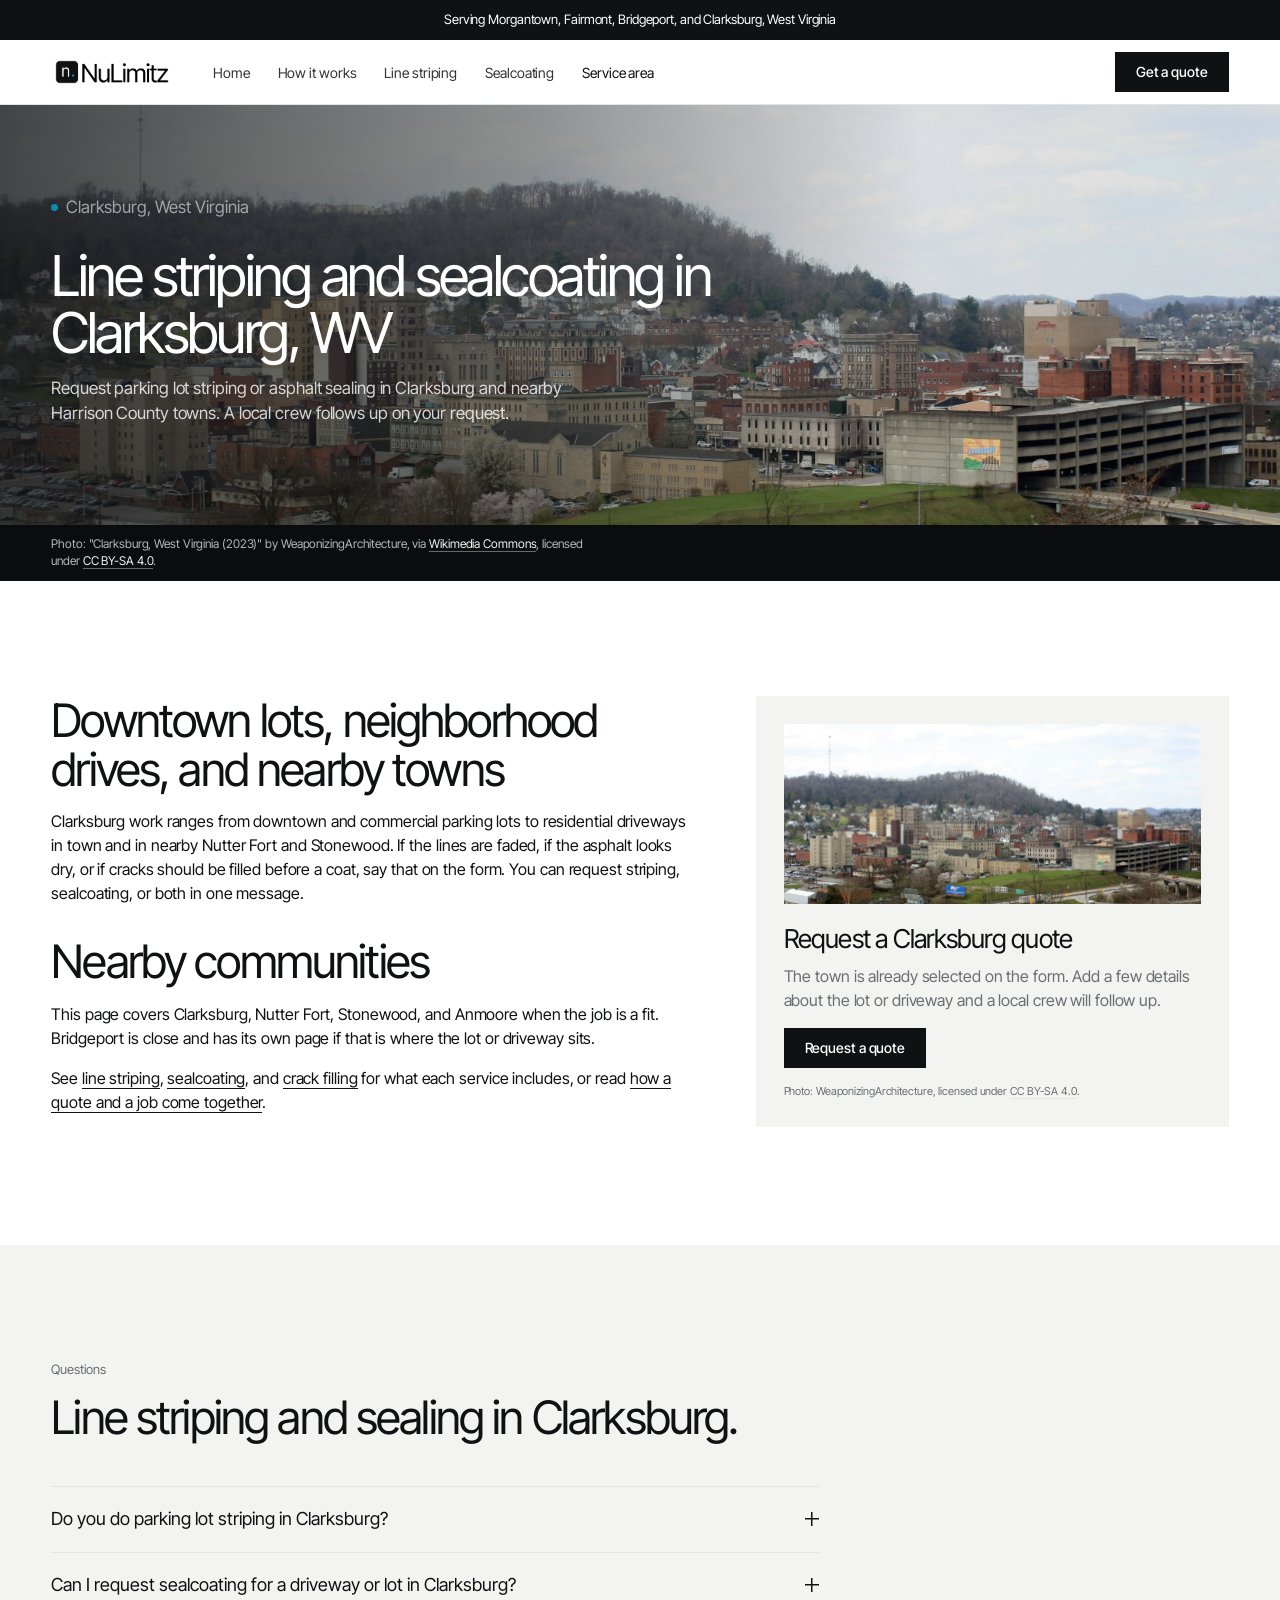
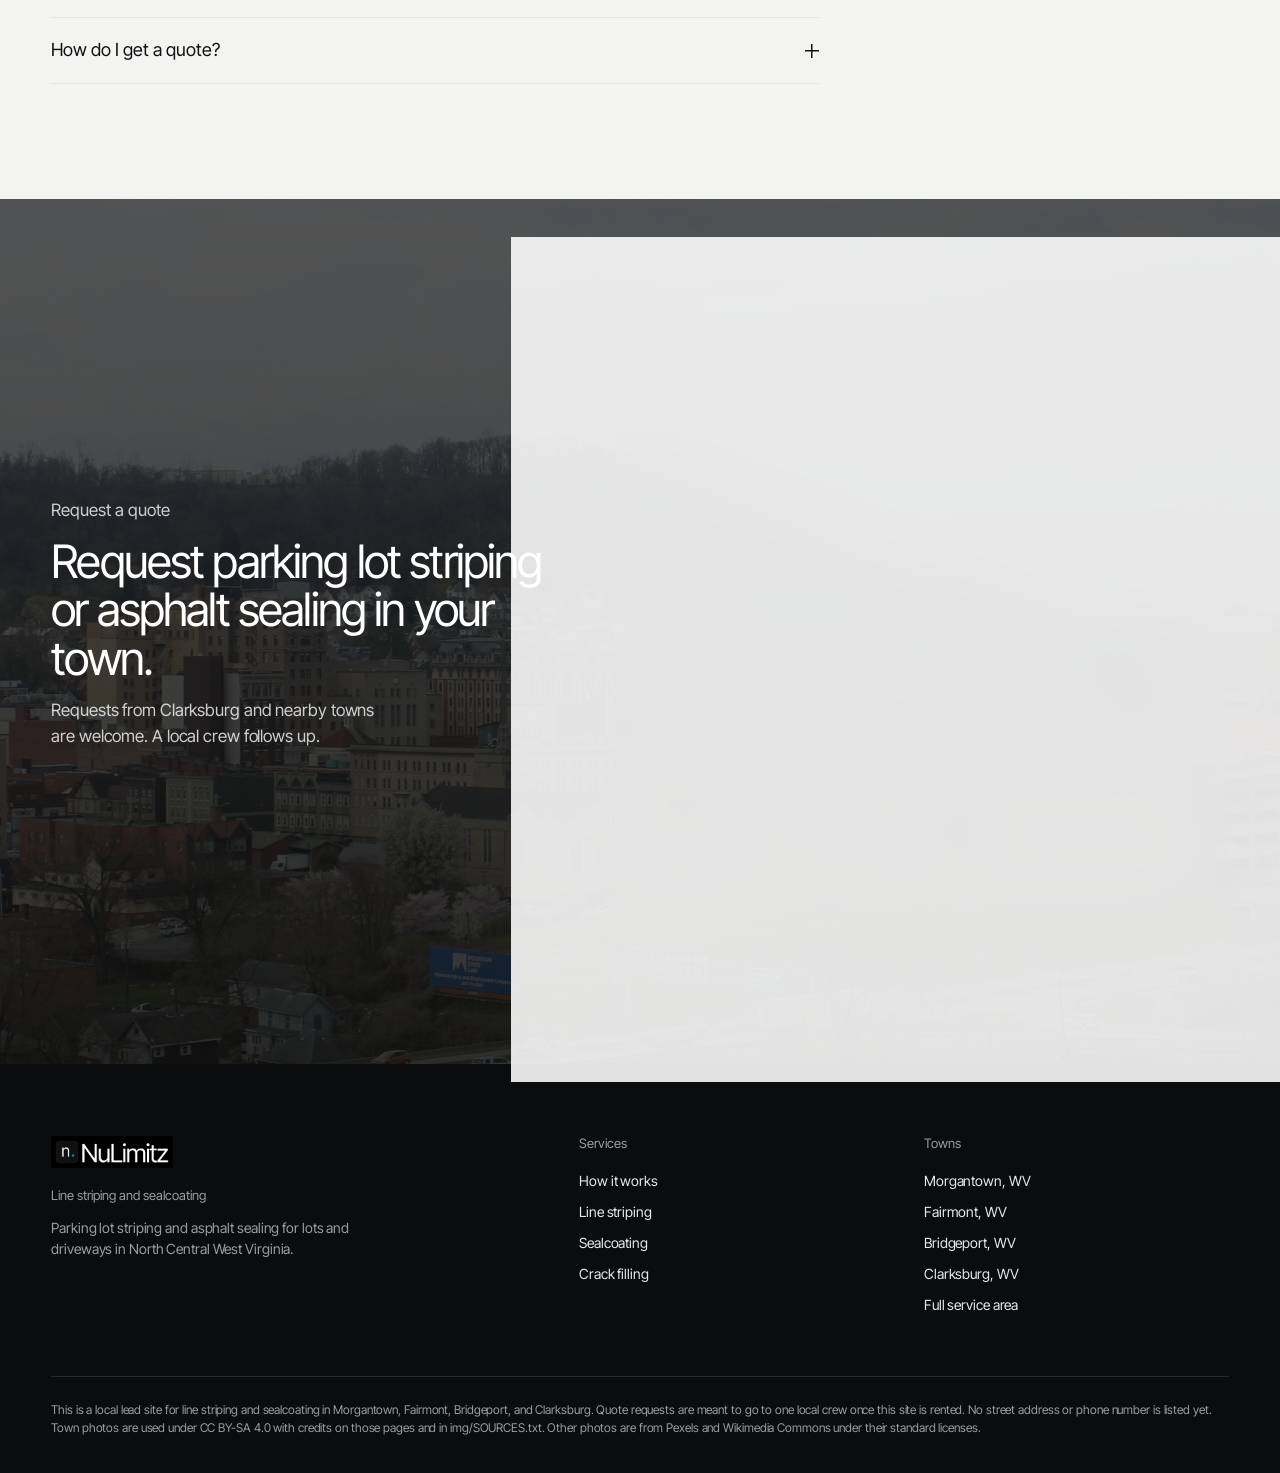
<file: clarksburg/index.html>
<!DOCTYPE html>
<html lang="en">
<head>
  <meta charset="utf-8">
  <meta name="viewport" content="width=device-width, initial-scale=1">
  <title>Line Striping and Sealcoating in Clarksburg, WV</title>
  <meta name="description" content="Parking lot striping and asphalt sealcoating in Clarksburg, Nutter Fort, Stonewood, and nearby Harrison County, West Virginia. Request a quote and a local crew follows up.">
  <meta name="robots" content="noindex, nofollow">
  <link rel="icon" href="/favicon.ico" sizes="any">
  <link rel="icon" type="image/svg+xml" href="/favicon.svg">
  <link rel="icon" type="image/png" sizes="32x32" href="/favicon-32.png">
  <link rel="apple-touch-icon" href="/apple-touch-icon.png">
  <link rel="icon" type="image/png" sizes="512x512" href="/icon-512.png">
  <link rel="preconnect" href="https://fonts.googleapis.com">
  <link rel="preconnect" href="https://fonts.gstatic.com" crossorigin>
  <link href="https://fonts.googleapis.com/css2?family=Inter+Tight:wght@400;500;600;700&display=swap" rel="stylesheet">
  <link rel="stylesheet" href="../css/styles.css">
  <script type="application/ld+json">
{
  "@context": "https://schema.org",
  "@graph": [
    {
      "@type": "Service",
      "name": "Line striping and sealcoating in Clarksburg, WV",
      "serviceType": "Parking lot striping and asphalt sealcoating",
      "description": "Parking lot striping and asphalt sealcoating in Clarksburg, Nutter Fort, Stonewood, and nearby Harrison County, West Virginia. Request a quote and a local crew follows up.",
      "url": "/clarksburg/",
      "areaServed": [
        "Morgantown, WV",
        "Fairmont, WV",
        "Bridgeport, WV",
        "Clarksburg, WV"
      ]
    },
    {
      "@type": "FAQPage",
      "mainEntity": [
        {
          "@type": "Question",
          "name": "Do you do parking lot striping in Clarksburg?",
          "acceptedAnswer": {
            "@type": "Answer",
            "text": "Yes. Line striping and restriping for commercial lots in Clarksburg and Nutter Fort, Stonewood, and Anmoore can be requested on this page. Mention whether you need a restripe of the current layout or a new one, and whether ADA spaces or arrows should be included."
          }
        },
        {
          "@type": "Question",
          "name": "Can I request sealcoating for a driveway or lot in Clarksburg?",
          "acceptedAnswer": {
            "@type": "Answer",
            "text": "Yes. Asphalt sealing for driveways and parking lots in Clarksburg is part of the same request form. If cracks should be filled first, or if you also want the lot restriped after the coat sets, include that in your message."
          }
        },
        {
          "@type": "Question",
          "name": "How do I get a quote?",
          "acceptedAnswer": {
            "@type": "Answer",
            "text": "Fill out the form with your name, a phone number, the town, and a short description of the work. A local crew follows up. There are no rates listed on this site."
          }
        }
      ]
    }
  ]
}
  </script>
</head>
<body>
<div class="topbar">
  <div class="wrap">
    <span>Serving Morgantown, Fairmont, Bridgeport, and Clarksburg, West Virginia</span>
  </div>
</div>
<header class="site-header">
  <div class="wrap">
    <a class="logo" href="../index.html" aria-label="NuLimitz home"><img src="/img/logo-light.png" alt="NuLimitz"></a>
    <nav>
      <ul>
        <li><a href="../index.html">Home</a></li>
        <li><a href="../how-it-works/index.html">How it works</a></li>
        <li><a href="../line-striping/index.html">Line striping</a></li>
        <li><a href="../sealcoating/index.html">Sealcoating</a></li>
        <li><a href="../index.html#areas" aria-current="page">Service area</a></li>
      </ul>
    </nav>
    <div class="header-right">
      <a class="btn" href="#quote">Get a quote</a>
      <button class="nav-toggle" type="button" aria-expanded="false" aria-label="Open menu">Menu</button>
    </div>
  </div>
</header>
<section class="page-hero" style="background-image:url('../img/clarksburg.jpg')">
  <div class="wrap">
    <p class="eyebrow">Clarksburg, West Virginia</p>
    <h1>Line striping and sealcoating in Clarksburg, WV</h1>
    <p>Request parking lot striping or asphalt sealing in Clarksburg and nearby Harrison County towns. A local crew follows up on your request.</p>
  </div>
</section>

<div class="hero-credit">
  <div class="wrap">
    <p>Photo: "Clarksburg, West Virginia (2023)" by WeaponizingArchitecture, via <a href="https://commons.wikimedia.org/wiki/File:Clarksburg,_West_Virginia_(2023).jpg">Wikimedia Commons</a>, licensed under <a href="https://creativecommons.org/licenses/by-sa/4.0/">CC BY-SA 4.0</a>.</p>
  </div>
</div>

<section class="section">
  <div class="wrap content-split">
    <div class="prose">
      <h2>Downtown lots, neighborhood drives, and nearby towns</h2>
      <p>Clarksburg work ranges from downtown and commercial parking lots to residential driveways in town and in nearby Nutter Fort and Stonewood. If the lines are faded, if the asphalt looks dry, or if cracks should be filled before a coat, say that on the form. You can request striping, sealcoating, or both in one message.</p>
      <h2>Nearby communities</h2>
      <p>This page covers Clarksburg, Nutter Fort, Stonewood, and Anmoore when the job is a fit. Bridgeport is close and has its own page if that is where the lot or driveway sits.</p>
      <p>See <a href="../line-striping/index.html">line striping</a>, <a href="../sealcoating/index.html">sealcoating</a>, and <a href="../crack-filling/index.html">crack filling</a> for what each service includes, or read <a href="../how-it-works/index.html">how a quote and a job come together</a>.</p>
    </div>
    <aside class="side-card">
      <img src="../img/clarksburg.jpg" alt="Downtown Clarksburg skyline with hills behind the buildings">
      <h3>Request a Clarksburg quote</h3>
      <p>The town is already selected on the form. Add a few details about the lot or driveway and a local crew will follow up.</p>
      <p><a class="btn" href="#quote">Request a quote</a></p>
      <span class="card-credit">Photo: WeaponizingArchitecture, licensed under <a href="https://creativecommons.org/licenses/by-sa/4.0/">CC BY-SA 4.0</a>.</span>
    </aside>
  </div>
</section>

<section class="section band-cream">
  <div class="wrap">
    <div class="section-head">
      <p class="eyebrow">Questions</p>
      <h2>Line striping and sealing in Clarksburg.</h2>
    </div>
    <div class="faq">
      <div class="faq-item">
        <h3><button type="button" aria-expanded="false" aria-controls="faq-1" id="faq-btn-1">Do you do parking lot striping in Clarksburg?</button></h3>
        <div class="answer" id="faq-1">Yes. Line striping and restriping for commercial lots in Clarksburg and Nutter Fort, Stonewood, and Anmoore can be requested on this page. Mention whether you need a restripe of the current layout or a new one, and whether ADA spaces or arrows should be included.</div>
      </div>
      <div class="faq-item">
        <h3><button type="button" aria-expanded="false" aria-controls="faq-2" id="faq-btn-2">Can I request sealcoating for a driveway or lot in Clarksburg?</button></h3>
        <div class="answer" id="faq-2">Yes. Asphalt sealing for driveways and parking lots in Clarksburg is part of the same request form. If cracks should be filled first, or if you also want the lot restriped after the coat sets, include that in your message.</div>
      </div>
      <div class="faq-item">
        <h3><button type="button" aria-expanded="false" aria-controls="faq-3" id="faq-btn-3">How do I get a quote?</button></h3>
        <div class="answer" id="faq-3">Fill out the form with your name, a phone number, the town, and a short description of the work. A local crew follows up. There are no rates listed on this site.</div>
      </div>
    </div>
  </div>
</section>

<section class="section quote-band" id="quote" style="background-image:url('../img/clarksburg.jpg')">
  <div class="wrap">
    <div class="quote-grid">
      <div class="quote-intro">
        <p class="eyebrow">Request a quote</p>
        <h2>Request parking lot striping or asphalt sealing in your town.</h2>
        <p>Requests from Clarksburg and nearby towns are welcome. A local crew follows up.</p>
      </div>
      <div class="form-panel">
        <div class="form-panel-inner">
          <h2>Request a quote</h2>
          <p class="lede">Share the work you need and the town. A local crew follows up on your request.</p>
          <form action="FORM_ENDPOINT_PLACEHOLDER" method="post" data-quote-form>
            <div>
              <label for="name">Name</label>
              <input id="name" name="name" type="text" autocomplete="name" required>
            </div>
            <div>
              <label for="phone">Phone</label>
              <input id="phone" name="phone" type="tel" autocomplete="tel" required>
            </div>
            <div>
              <label for="town">Town</label>
              <select id="town" name="town" required>
                <option value="">Select a town</option>
                <option>Morgantown</option>
                <option>Fairmont</option>
                <option>Bridgeport</option>
                <option selected>Clarksburg</option>
                <option>Other in North Central WV</option>
              </select>
            </div>
            <div>
              <label for="message">Message</label>
              <textarea id="message" name="message" placeholder="Lot or driveway size, faded lines or sealing, and any details that help." required></textarea>
            </div>
            <button class="submit" type="submit">Request a quote</button>
            <p class="form-status" role="status"></p>
          </form>
        </div>
      </div>
    </div>
  </div>
</section>
<footer class="site-footer">
  <div class="wrap">
    <div class="foot-grid">
      <div>
        <a class="logo" href="../index.html" aria-label="NuLimitz home"><img src="/img/logo-dark.png" alt="NuLimitz"></a>
        <h2>Line striping and sealcoating</h2>
        <p>Parking lot striping and asphalt sealing for lots and driveways in North Central West Virginia.</p>
      </div>
      <div>
        <h2>Services</h2>
        <ul>
          <li><a href="../how-it-works/index.html">How it works</a></li>
          <li><a href="../line-striping/index.html">Line striping</a></li>
          <li><a href="../sealcoating/index.html">Sealcoating</a></li>
          <li><a href="../crack-filling/index.html">Crack filling</a></li>
        </ul>
      </div>
      <div>
        <h2>Towns</h2>
        <ul>
          <li><a href="../morgantown/index.html">Morgantown, WV</a></li>
          <li><a href="../fairmont/index.html">Fairmont, WV</a></li>
          <li><a href="../bridgeport/index.html">Bridgeport, WV</a></li>
          <li><a href="../clarksburg/index.html">Clarksburg, WV</a></li>
          <li><a href="../index.html#areas">Full service area</a></li>
        </ul>
      </div>
    </div>
    <p class="legal">This is a local lead site for line striping and sealcoating in Morgantown, Fairmont, Bridgeport, and Clarksburg. Quote requests are meant to go to one local crew once this site is rented. No street address or phone number is listed yet. Town photos are used under CC BY-SA 4.0 with credits on those pages and in img/SOURCES.txt. Other photos are from Pexels and Wikimedia Commons under their standard licenses.</p>
  </div>
</footer>
<script src="../js/main.js"></script>
</body>
</html>
</file>
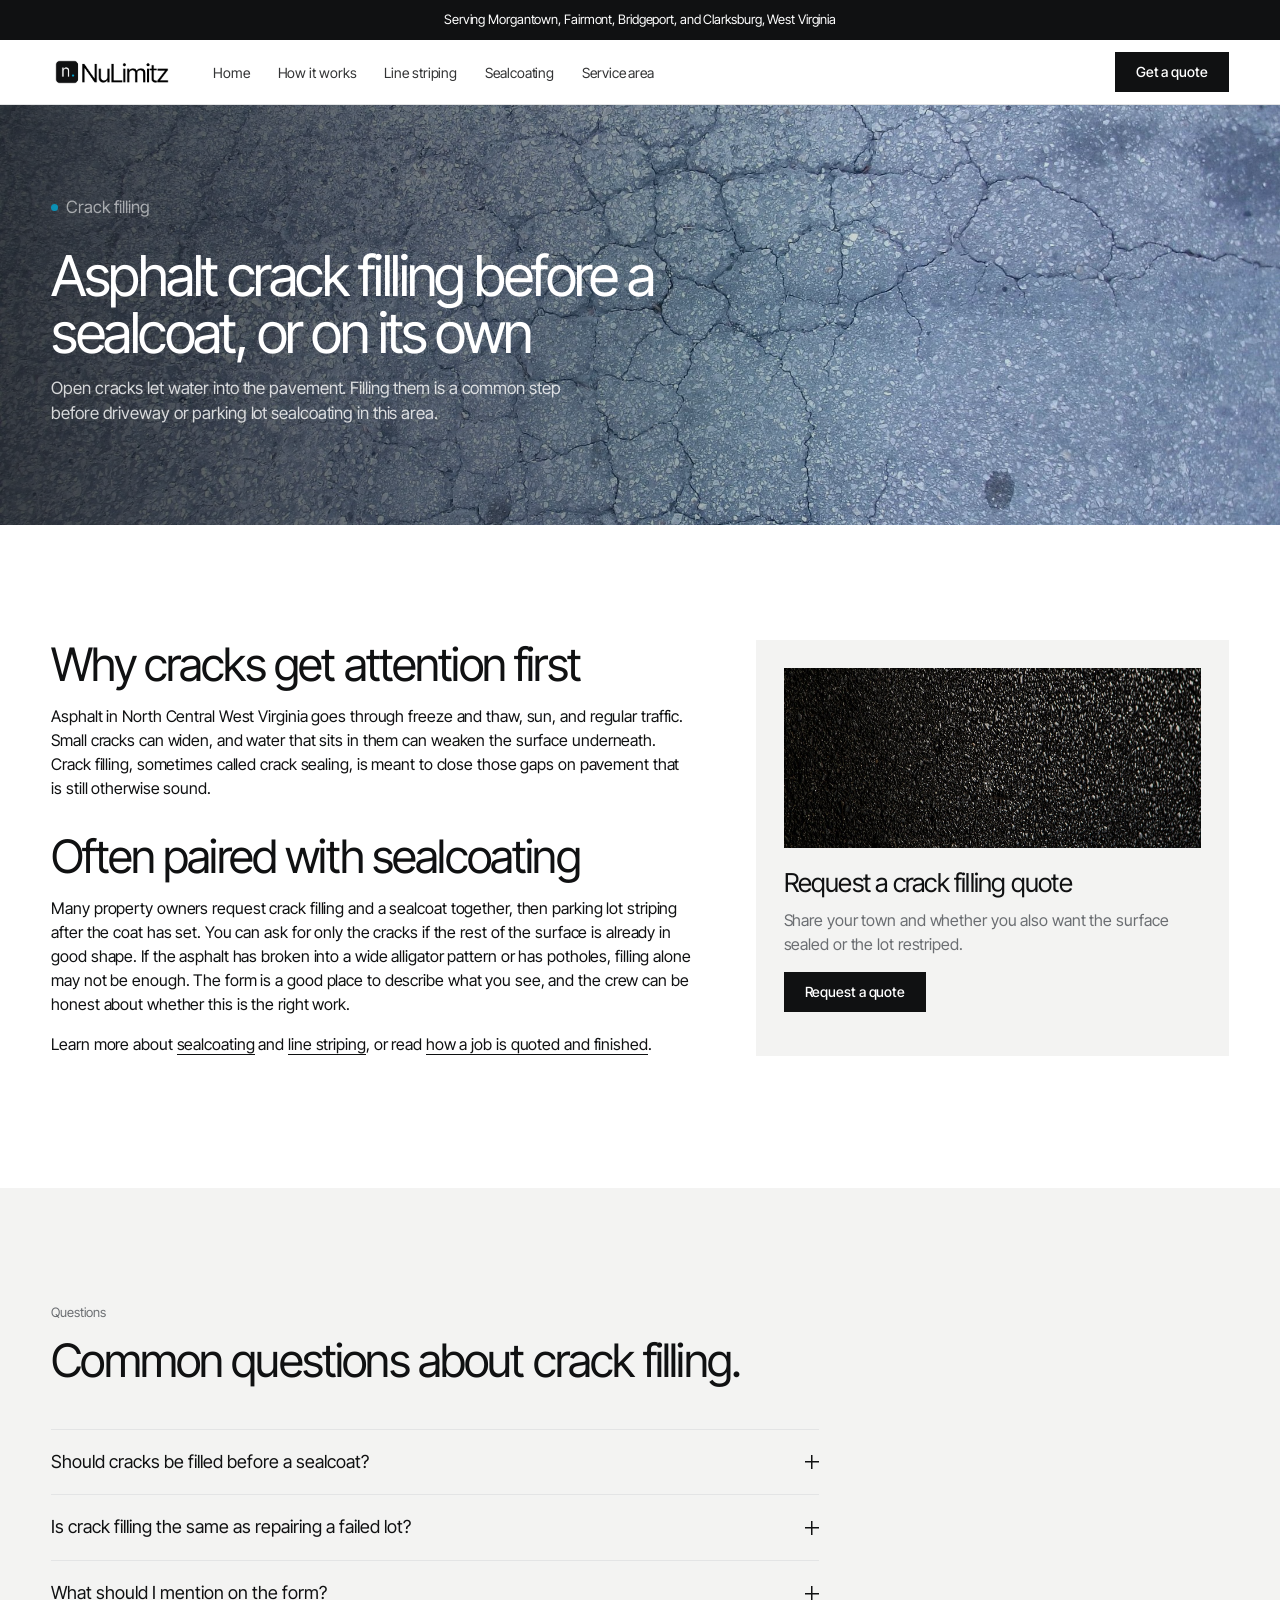
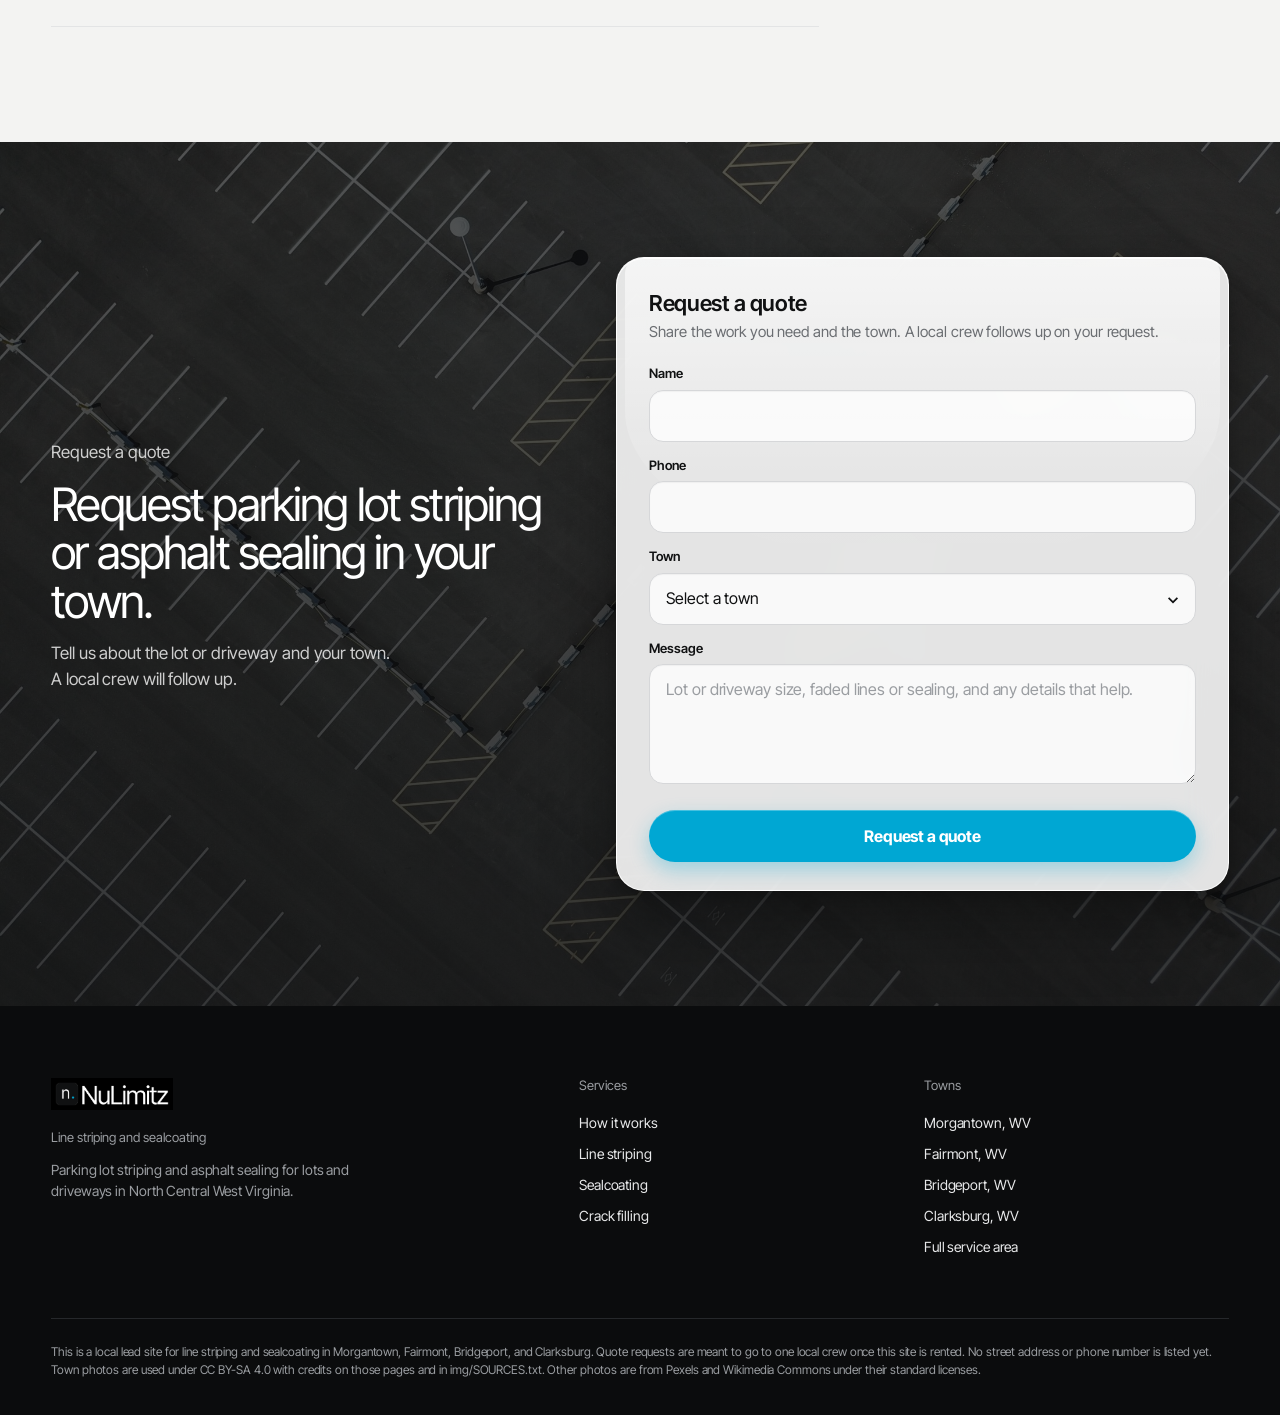
<file: crack-filling/index.html>
<!DOCTYPE html>
<html lang="en">
<head>
  <meta charset="utf-8">
  <meta name="viewport" content="width=device-width, initial-scale=1">
  <title>Asphalt Crack Filling in Morgantown, Fairmont, Bridgeport, and Clarksburg, WV</title>
  <meta name="description" content="Asphalt crack filling and crack sealing for driveways and parking lots in Morgantown, Fairmont, Bridgeport, and Clarksburg, West Virginia, often before a new sealcoat.">
  <meta name="robots" content="noindex, nofollow">
  <link rel="icon" href="/favicon.ico" sizes="any">
  <link rel="icon" type="image/svg+xml" href="/favicon.svg">
  <link rel="icon" type="image/png" sizes="32x32" href="/favicon-32.png">
  <link rel="apple-touch-icon" href="/apple-touch-icon.png">
  <link rel="icon" type="image/png" sizes="512x512" href="/icon-512.png">
  <link rel="preconnect" href="https://fonts.googleapis.com">
  <link rel="preconnect" href="https://fonts.gstatic.com" crossorigin>
  <link href="https://fonts.googleapis.com/css2?family=Inter+Tight:wght@400;500;600;700&display=swap" rel="stylesheet">
  <link rel="stylesheet" href="../css/styles.css">
  <script type="application/ld+json">
{
  "@context": "https://schema.org",
  "@graph": [
    {
      "@type": "Service",
      "name": "Asphalt crack filling",
      "serviceType": "Asphalt crack filling and crack sealing",
      "description": "Asphalt crack filling and crack sealing for driveways and parking lots in Morgantown, Fairmont, Bridgeport, and Clarksburg, West Virginia, often before a new sealcoat.",
      "url": "/crack-filling/",
      "areaServed": [
        "Morgantown, WV",
        "Fairmont, WV",
        "Bridgeport, WV",
        "Clarksburg, WV"
      ]
    },
    {
      "@type": "FAQPage",
      "mainEntity": [
        {
          "@type": "Question",
          "name": "Should cracks be filled before a sealcoat?",
          "acceptedAnswer": {
            "@type": "Answer",
            "text": "Often, yes. Filling open cracks first helps keep water out of the pavement, and a sealcoat then covers the surface. If the cracks are only hairline, the crew may treat them differently than wide, open gaps. Photos help them judge that before a visit."
          }
        },
        {
          "@type": "Question",
          "name": "Is crack filling the same as repairing a failed lot?",
          "acceptedAnswer": {
            "@type": "Answer",
            "text": "No. Crack filling is maintenance on asphalt that is still holding together. Alligator cracking, potholes, or areas that have already broken up may need a different repair, or even replacement. Describe what you see, and the crew can say whether filling is the right next step."
          }
        },
        {
          "@type": "Question",
          "name": "What should I mention on the form?",
          "acceptedAnswer": {
            "@type": "Answer",
            "text": "Your town, whether this is a driveway or a parking lot, a rough size, and whether you also want a sealcoat or new striping. If you can, note whether the cracks are scattered or widespread."
          }
        }
      ]
    }
  ]
}
  </script>
</head>
<body>
<div class="topbar">
  <div class="wrap">
    <span>Serving Morgantown, Fairmont, Bridgeport, and Clarksburg, West Virginia</span>
  </div>
</div>
<header class="site-header">
  <div class="wrap">
    <a class="logo" href="../index.html" aria-label="NuLimitz home"><img src="/img/logo-light.png" alt="NuLimitz"></a>
    <nav>
      <ul>
        <li><a href="../index.html">Home</a></li>
        <li><a href="../how-it-works/index.html">How it works</a></li>
        <li><a href="../line-striping/index.html">Line striping</a></li>
        <li><a href="../sealcoating/index.html">Sealcoating</a></li>
        <li><a href="../index.html#areas">Service area</a></li>
      </ul>
    </nav>
    <div class="header-right">
      <a class="btn" href="#quote">Get a quote</a>
      <button class="nav-toggle" type="button" aria-expanded="false" aria-label="Open menu">Menu</button>
    </div>
  </div>
</header>
<section class="page-hero" style="background-image:url('../img/cracks.jpg')">
  <div class="wrap">
    <p class="eyebrow">Crack filling</p>
    <h1>Asphalt crack filling before a sealcoat, or on its own</h1>
    <p>Open cracks let water into the pavement. Filling them is a common step before driveway or parking lot sealcoating in this area.</p>
  </div>
</section>

<section class="section">
  <div class="wrap content-split">
    <div class="prose">
      <h2>Why cracks get attention first</h2>
      <p>Asphalt in North Central West Virginia goes through freeze and thaw, sun, and regular traffic. Small cracks can widen, and water that sits in them can weaken the surface underneath. Crack filling, sometimes called crack sealing, is meant to close those gaps on pavement that is still otherwise sound.</p>
      <h2>Often paired with sealcoating</h2>
      <p>Many property owners request crack filling and a sealcoat together, then parking lot striping after the coat has set. You can ask for only the cracks if the rest of the surface is already in good shape. If the asphalt has broken into a wide alligator pattern or has potholes, filling alone may not be enough. The form is a good place to describe what you see, and the crew can be honest about whether this is the right work.</p>
      <p>Learn more about <a href="../sealcoating/index.html">sealcoating</a> and <a href="../line-striping/index.html">line striping</a>, or read <a href="../how-it-works/index.html">how a job is quoted and finished</a>.</p>
    </div>
    <aside class="side-card">
      <img src="../img/sealcoat.jpg" alt="Dark asphalt surface after it has been maintained">
      <h3>Request a crack filling quote</h3>
      <p>Share your town and whether you also want the surface sealed or the lot restriped.</p>
      <p><a class="btn" href="#quote">Request a quote</a></p>
    </aside>
  </div>
</section>

<section class="section band-cream">
  <div class="wrap">
    <div class="section-head">
      <p class="eyebrow">Questions</p>
      <h2>Common questions about crack filling.</h2>
    </div>
    <div class="faq">
      <div class="faq-item">
        <h3><button type="button" aria-expanded="false" aria-controls="faq-1" id="faq-btn-1">Should cracks be filled before a sealcoat?</button></h3>
        <div class="answer" id="faq-1">Often, yes. Filling open cracks first helps keep water out of the pavement, and a sealcoat then covers the surface. If the cracks are only hairline, the crew may treat them differently than wide, open gaps. Photos help them judge that before a visit.</div>
      </div>
      <div class="faq-item">
        <h3><button type="button" aria-expanded="false" aria-controls="faq-2" id="faq-btn-2">Is crack filling the same as repairing a failed lot?</button></h3>
        <div class="answer" id="faq-2">No. Crack filling is maintenance on asphalt that is still holding together. Alligator cracking, potholes, or areas that have already broken up may need a different repair, or even replacement. Describe what you see, and the crew can say whether filling is the right next step.</div>
      </div>
      <div class="faq-item">
        <h3><button type="button" aria-expanded="false" aria-controls="faq-3" id="faq-btn-3">What should I mention on the form?</button></h3>
        <div class="answer" id="faq-3">Your town, whether this is a driveway or a parking lot, a rough size, and whether you also want a sealcoat or new striping. If you can, note whether the cracks are scattered or widespread.</div>
      </div>
    </div>
  </div>
</section>

<section class="section quote-band" id="quote" style="background-image:url('../img/hero.jpg')">
  <div class="wrap">
    <div class="quote-grid">
      <div class="quote-intro">
        <p class="eyebrow">Request a quote</p>
        <h2>Request parking lot striping or asphalt sealing in your town.</h2>
        <p>Tell us about the lot or driveway and your town. A local crew will follow up.</p>
      </div>
      <div class="form-panel">
        <div class="form-panel-inner">
          <h2>Request a quote</h2>
          <p class="lede">Share the work you need and the town. A local crew follows up on your request.</p>
          <form action="FORM_ENDPOINT_PLACEHOLDER" method="post" data-quote-form>
            <div>
              <label for="name">Name</label>
              <input id="name" name="name" type="text" autocomplete="name" required>
            </div>
            <div>
              <label for="phone">Phone</label>
              <input id="phone" name="phone" type="tel" autocomplete="tel" required>
            </div>
            <div>
              <label for="town">Town</label>
              <select id="town" name="town" required>
                <option value="">Select a town</option>
                <option>Morgantown</option>
                <option>Fairmont</option>
                <option>Bridgeport</option>
                <option>Clarksburg</option>
                <option>Other in North Central WV</option>
              </select>
            </div>
            <div>
              <label for="message">Message</label>
              <textarea id="message" name="message" placeholder="Lot or driveway size, faded lines or sealing, and any details that help." required></textarea>
            </div>
            <button class="submit" type="submit">Request a quote</button>
            <p class="form-status" role="status"></p>
          </form>
        </div>
      </div>
    </div>
  </div>
</section>
<footer class="site-footer">
  <div class="wrap">
    <div class="foot-grid">
      <div>
        <a class="logo" href="../index.html" aria-label="NuLimitz home"><img src="/img/logo-dark.png" alt="NuLimitz"></a>
        <h2>Line striping and sealcoating</h2>
        <p>Parking lot striping and asphalt sealing for lots and driveways in North Central West Virginia.</p>
      </div>
      <div>
        <h2>Services</h2>
        <ul>
          <li><a href="../how-it-works/index.html">How it works</a></li>
          <li><a href="../line-striping/index.html">Line striping</a></li>
          <li><a href="../sealcoating/index.html">Sealcoating</a></li>
          <li><a href="../crack-filling/index.html">Crack filling</a></li>
        </ul>
      </div>
      <div>
        <h2>Towns</h2>
        <ul>
          <li><a href="../morgantown/index.html">Morgantown, WV</a></li>
          <li><a href="../fairmont/index.html">Fairmont, WV</a></li>
          <li><a href="../bridgeport/index.html">Bridgeport, WV</a></li>
          <li><a href="../clarksburg/index.html">Clarksburg, WV</a></li>
          <li><a href="../index.html#areas">Full service area</a></li>
        </ul>
      </div>
    </div>
    <p class="legal">This is a local lead site for line striping and sealcoating in Morgantown, Fairmont, Bridgeport, and Clarksburg. Quote requests are meant to go to one local crew once this site is rented. No street address or phone number is listed yet. Town photos are used under CC BY-SA 4.0 with credits on those pages and in img/SOURCES.txt. Other photos are from Pexels and Wikimedia Commons under their standard licenses.</p>
  </div>
</footer>
<script src="../js/main.js"></script>
</body>
</html>
</file>
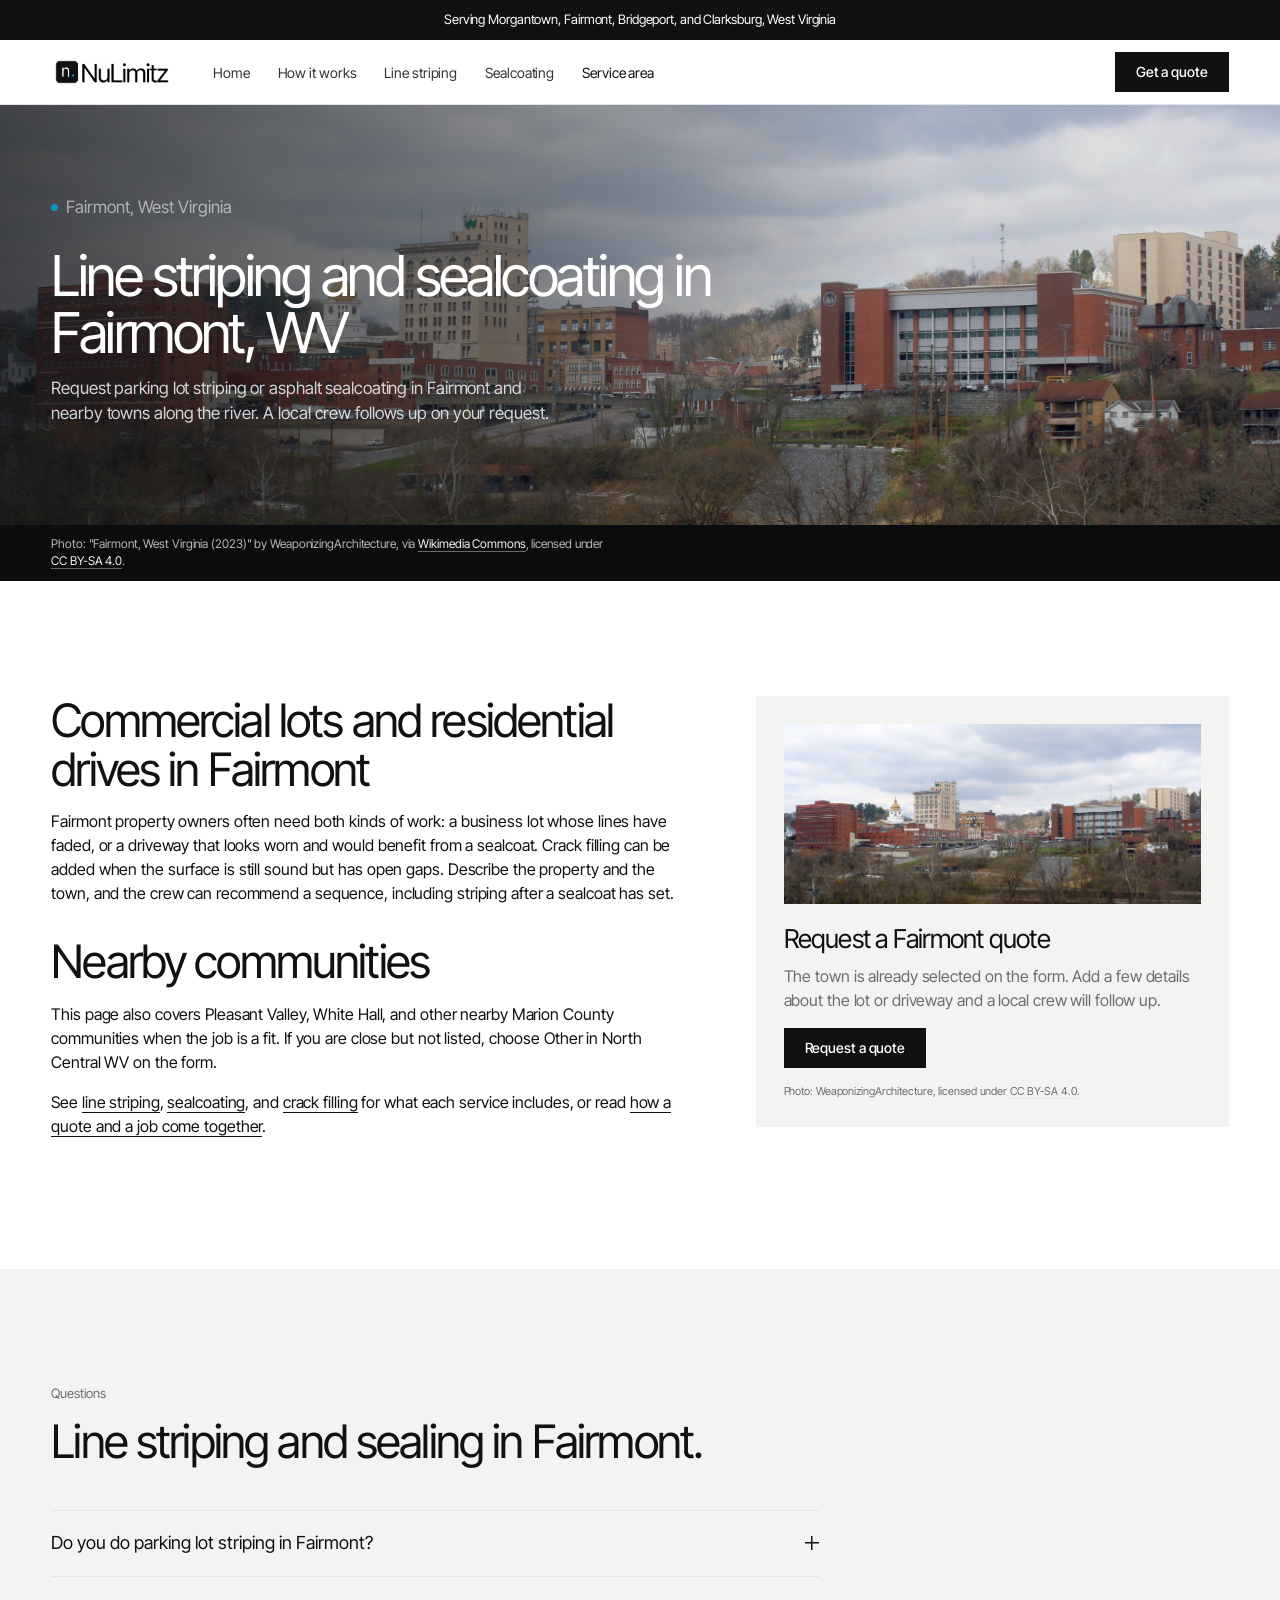
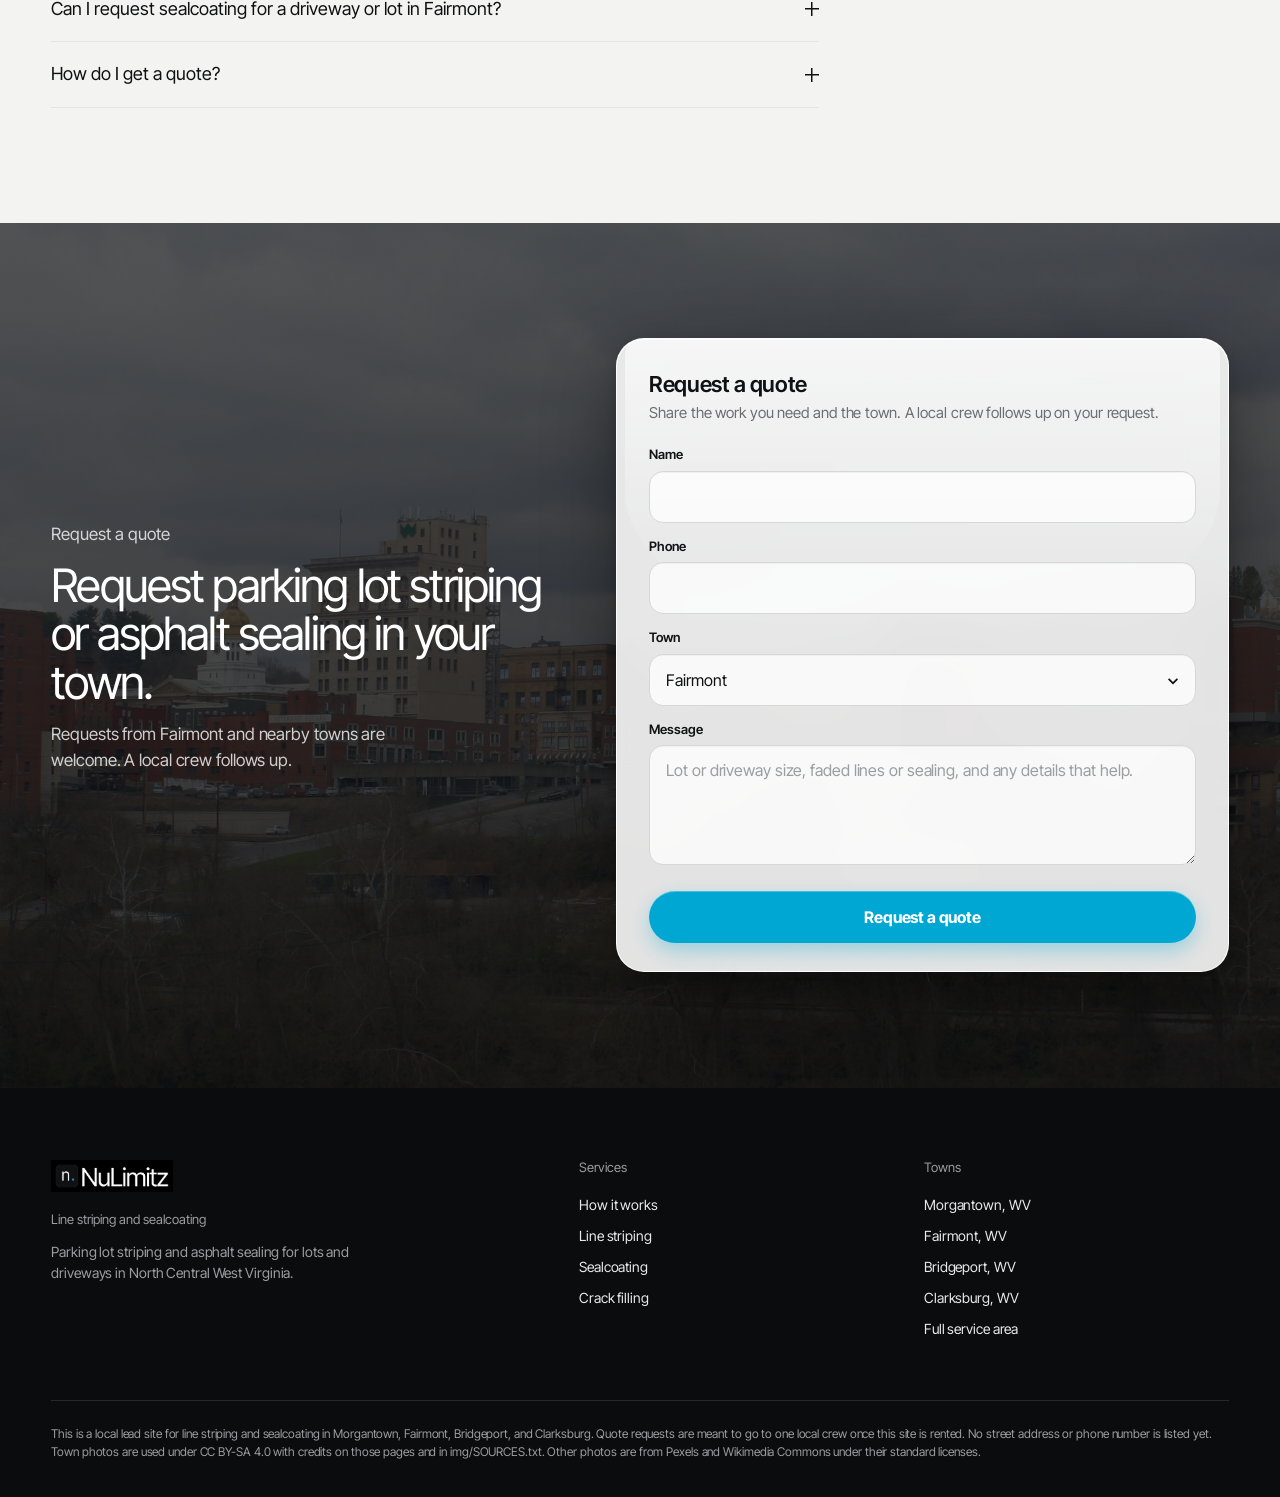
<file: fairmont/index.html>
<!DOCTYPE html>
<html lang="en">
<head>
  <meta charset="utf-8">
  <meta name="viewport" content="width=device-width, initial-scale=1">
  <title>Line Striping and Sealcoating in Fairmont, WV</title>
  <meta name="description" content="Parking lot striping and asphalt sealcoating in Fairmont, Pleasant Valley, and nearby Marion County, West Virginia. Request a quote and a local crew follows up.">
  <meta name="robots" content="noindex, nofollow">
  <link rel="icon" href="/favicon.ico" sizes="any">
  <link rel="icon" type="image/svg+xml" href="/favicon.svg">
  <link rel="icon" type="image/png" sizes="32x32" href="/favicon-32.png">
  <link rel="apple-touch-icon" href="/apple-touch-icon.png">
  <link rel="icon" type="image/png" sizes="512x512" href="/icon-512.png">
  <link rel="preconnect" href="https://fonts.googleapis.com">
  <link rel="preconnect" href="https://fonts.gstatic.com" crossorigin>
  <link href="https://fonts.googleapis.com/css2?family=Inter+Tight:wght@400;500;600;700&display=swap" rel="stylesheet">
  <link rel="stylesheet" href="../css/styles.css">
  <script type="application/ld+json">
{
  "@context": "https://schema.org",
  "@graph": [
    {
      "@type": "Service",
      "name": "Line striping and sealcoating in Fairmont, WV",
      "serviceType": "Parking lot striping and asphalt sealcoating",
      "description": "Parking lot striping and asphalt sealcoating in Fairmont, Pleasant Valley, and nearby Marion County, West Virginia. Request a quote and a local crew follows up.",
      "url": "/fairmont/",
      "areaServed": [
        "Morgantown, WV",
        "Fairmont, WV",
        "Bridgeport, WV",
        "Clarksburg, WV"
      ]
    },
    {
      "@type": "FAQPage",
      "mainEntity": [
        {
          "@type": "Question",
          "name": "Do you do parking lot striping in Fairmont?",
          "acceptedAnswer": {
            "@type": "Answer",
            "text": "Yes. Line striping and restriping for commercial lots in Fairmont and Pleasant Valley, White Hall, and other nearby Marion County communities can be requested on this page. Mention whether you need a restripe of the current layout or a new one, and whether ADA spaces or arrows should be included."
          }
        },
        {
          "@type": "Question",
          "name": "Can I request sealcoating for a driveway or lot in Fairmont?",
          "acceptedAnswer": {
            "@type": "Answer",
            "text": "Yes. Asphalt sealing for driveways and parking lots in Fairmont is part of the same request form. If cracks should be filled first, or if you also want the lot restriped after the coat sets, include that in your message."
          }
        },
        {
          "@type": "Question",
          "name": "How do I get a quote?",
          "acceptedAnswer": {
            "@type": "Answer",
            "text": "Fill out the form with your name, a phone number, the town, and a short description of the work. A local crew follows up. There are no rates listed on this site."
          }
        }
      ]
    }
  ]
}
  </script>
</head>
<body>
<div class="topbar">
  <div class="wrap">
    <span>Serving Morgantown, Fairmont, Bridgeport, and Clarksburg, West Virginia</span>
  </div>
</div>
<header class="site-header">
  <div class="wrap">
    <a class="logo" href="../index.html" aria-label="NuLimitz home"><img src="/img/logo-light.png" alt="NuLimitz"></a>
    <nav>
      <ul>
        <li><a href="../index.html">Home</a></li>
        <li><a href="../how-it-works/index.html">How it works</a></li>
        <li><a href="../line-striping/index.html">Line striping</a></li>
        <li><a href="../sealcoating/index.html">Sealcoating</a></li>
        <li><a href="../index.html#areas" aria-current="page">Service area</a></li>
      </ul>
    </nav>
    <div class="header-right">
      <a class="btn" href="#quote">Get a quote</a>
      <button class="nav-toggle" type="button" aria-expanded="false" aria-label="Open menu">Menu</button>
    </div>
  </div>
</header>
<section class="page-hero" style="background-image:url('../img/fairmont.jpg')">
  <div class="wrap">
    <p class="eyebrow">Fairmont, West Virginia</p>
    <h1>Line striping and sealcoating in Fairmont, WV</h1>
    <p>Request parking lot striping or asphalt sealcoating in Fairmont and nearby towns along the river. A local crew follows up on your request.</p>
  </div>
</section>

<div class="hero-credit">
  <div class="wrap">
    <p>Photo: "Fairmont, West Virginia (2023)" by WeaponizingArchitecture, via <a href="https://commons.wikimedia.org/wiki/File:Fairmont,_West_Virginia_(2023).jpg">Wikimedia Commons</a>, licensed under <a href="https://creativecommons.org/licenses/by-sa/4.0/">CC BY-SA 4.0</a>.</p>
  </div>
</div>

<section class="section">
  <div class="wrap content-split">
    <div class="prose">
      <h2>Commercial lots and residential drives in Fairmont</h2>
      <p>Fairmont property owners often need both kinds of work: a business lot whose lines have faded, or a driveway that looks worn and would benefit from a sealcoat. Crack filling can be added when the surface is still sound but has open gaps. Describe the property and the town, and the crew can recommend a sequence, including striping after a sealcoat has set.</p>
      <h2>Nearby communities</h2>
      <p>This page also covers Pleasant Valley, White Hall, and other nearby Marion County communities when the job is a fit. If you are close but not listed, choose Other in North Central WV on the form.</p>
      <p>See <a href="../line-striping/index.html">line striping</a>, <a href="../sealcoating/index.html">sealcoating</a>, and <a href="../crack-filling/index.html">crack filling</a> for what each service includes, or read <a href="../how-it-works/index.html">how a quote and a job come together</a>.</p>
    </div>
    <aside class="side-card">
      <img src="../img/fairmont.jpg" alt="Fairmont skyline from across the Monongahela River, including the courthouse dome">
      <h3>Request a Fairmont quote</h3>
      <p>The town is already selected on the form. Add a few details about the lot or driveway and a local crew will follow up.</p>
      <p><a class="btn" href="#quote">Request a quote</a></p>
      <span class="card-credit">Photo: WeaponizingArchitecture, licensed under <a href="https://creativecommons.org/licenses/by-sa/4.0/">CC BY-SA 4.0</a>.</span>
    </aside>
  </div>
</section>

<section class="section band-cream">
  <div class="wrap">
    <div class="section-head">
      <p class="eyebrow">Questions</p>
      <h2>Line striping and sealing in Fairmont.</h2>
    </div>
    <div class="faq">
      <div class="faq-item">
        <h3><button type="button" aria-expanded="false" aria-controls="faq-1" id="faq-btn-1">Do you do parking lot striping in Fairmont?</button></h3>
        <div class="answer" id="faq-1">Yes. Line striping and restriping for commercial lots in Fairmont and Pleasant Valley, White Hall, and other nearby Marion County communities can be requested on this page. Mention whether you need a restripe of the current layout or a new one, and whether ADA spaces or arrows should be included.</div>
      </div>
      <div class="faq-item">
        <h3><button type="button" aria-expanded="false" aria-controls="faq-2" id="faq-btn-2">Can I request sealcoating for a driveway or lot in Fairmont?</button></h3>
        <div class="answer" id="faq-2">Yes. Asphalt sealing for driveways and parking lots in Fairmont is part of the same request form. If cracks should be filled first, or if you also want the lot restriped after the coat sets, include that in your message.</div>
      </div>
      <div class="faq-item">
        <h3><button type="button" aria-expanded="false" aria-controls="faq-3" id="faq-btn-3">How do I get a quote?</button></h3>
        <div class="answer" id="faq-3">Fill out the form with your name, a phone number, the town, and a short description of the work. A local crew follows up. There are no rates listed on this site.</div>
      </div>
    </div>
  </div>
</section>

<section class="section quote-band" id="quote" style="background-image:url('../img/fairmont.jpg')">
  <div class="wrap">
    <div class="quote-grid">
      <div class="quote-intro">
        <p class="eyebrow">Request a quote</p>
        <h2>Request parking lot striping or asphalt sealing in your town.</h2>
        <p>Requests from Fairmont and nearby towns are welcome. A local crew follows up.</p>
      </div>
      <div class="form-panel">
        <div class="form-panel-inner">
          <h2>Request a quote</h2>
          <p class="lede">Share the work you need and the town. A local crew follows up on your request.</p>
          <form action="FORM_ENDPOINT_PLACEHOLDER" method="post" data-quote-form>
            <div>
              <label for="name">Name</label>
              <input id="name" name="name" type="text" autocomplete="name" required>
            </div>
            <div>
              <label for="phone">Phone</label>
              <input id="phone" name="phone" type="tel" autocomplete="tel" required>
            </div>
            <div>
              <label for="town">Town</label>
              <select id="town" name="town" required>
                <option value="">Select a town</option>
                <option>Morgantown</option>
                <option selected>Fairmont</option>
                <option>Bridgeport</option>
                <option>Clarksburg</option>
                <option>Other in North Central WV</option>
              </select>
            </div>
            <div>
              <label for="message">Message</label>
              <textarea id="message" name="message" placeholder="Lot or driveway size, faded lines or sealing, and any details that help." required></textarea>
            </div>
            <button class="submit" type="submit">Request a quote</button>
            <p class="form-status" role="status"></p>
          </form>
        </div>
      </div>
    </div>
  </div>
</section>
<footer class="site-footer">
  <div class="wrap">
    <div class="foot-grid">
      <div>
        <a class="logo" href="../index.html" aria-label="NuLimitz home"><img src="/img/logo-dark.png" alt="NuLimitz"></a>
        <h2>Line striping and sealcoating</h2>
        <p>Parking lot striping and asphalt sealing for lots and driveways in North Central West Virginia.</p>
      </div>
      <div>
        <h2>Services</h2>
        <ul>
          <li><a href="../how-it-works/index.html">How it works</a></li>
          <li><a href="../line-striping/index.html">Line striping</a></li>
          <li><a href="../sealcoating/index.html">Sealcoating</a></li>
          <li><a href="../crack-filling/index.html">Crack filling</a></li>
        </ul>
      </div>
      <div>
        <h2>Towns</h2>
        <ul>
          <li><a href="../morgantown/index.html">Morgantown, WV</a></li>
          <li><a href="../fairmont/index.html">Fairmont, WV</a></li>
          <li><a href="../bridgeport/index.html">Bridgeport, WV</a></li>
          <li><a href="../clarksburg/index.html">Clarksburg, WV</a></li>
          <li><a href="../index.html#areas">Full service area</a></li>
        </ul>
      </div>
    </div>
    <p class="legal">This is a local lead site for line striping and sealcoating in Morgantown, Fairmont, Bridgeport, and Clarksburg. Quote requests are meant to go to one local crew once this site is rented. No street address or phone number is listed yet. Town photos are used under CC BY-SA 4.0 with credits on those pages and in img/SOURCES.txt. Other photos are from Pexels and Wikimedia Commons under their standard licenses.</p>
  </div>
</footer>
<script src="../js/main.js"></script>
</body>
</html>
</file>
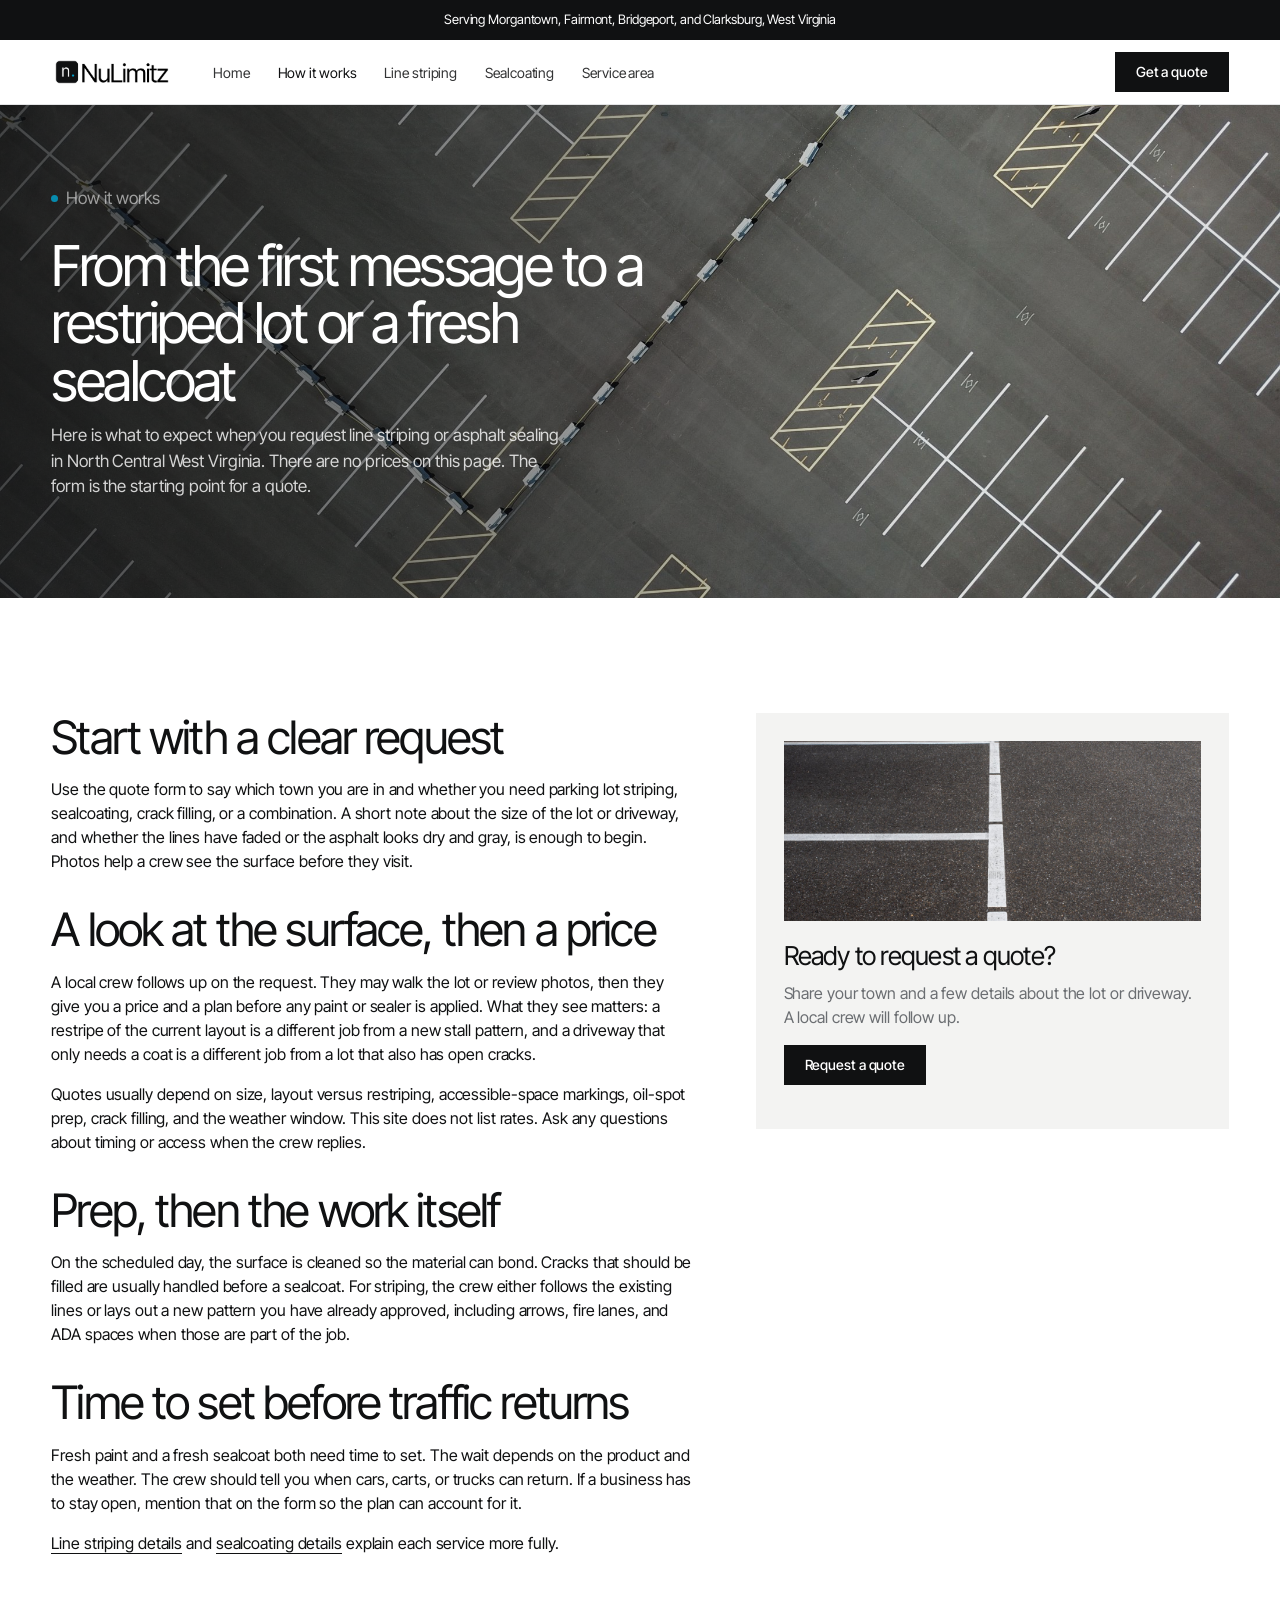
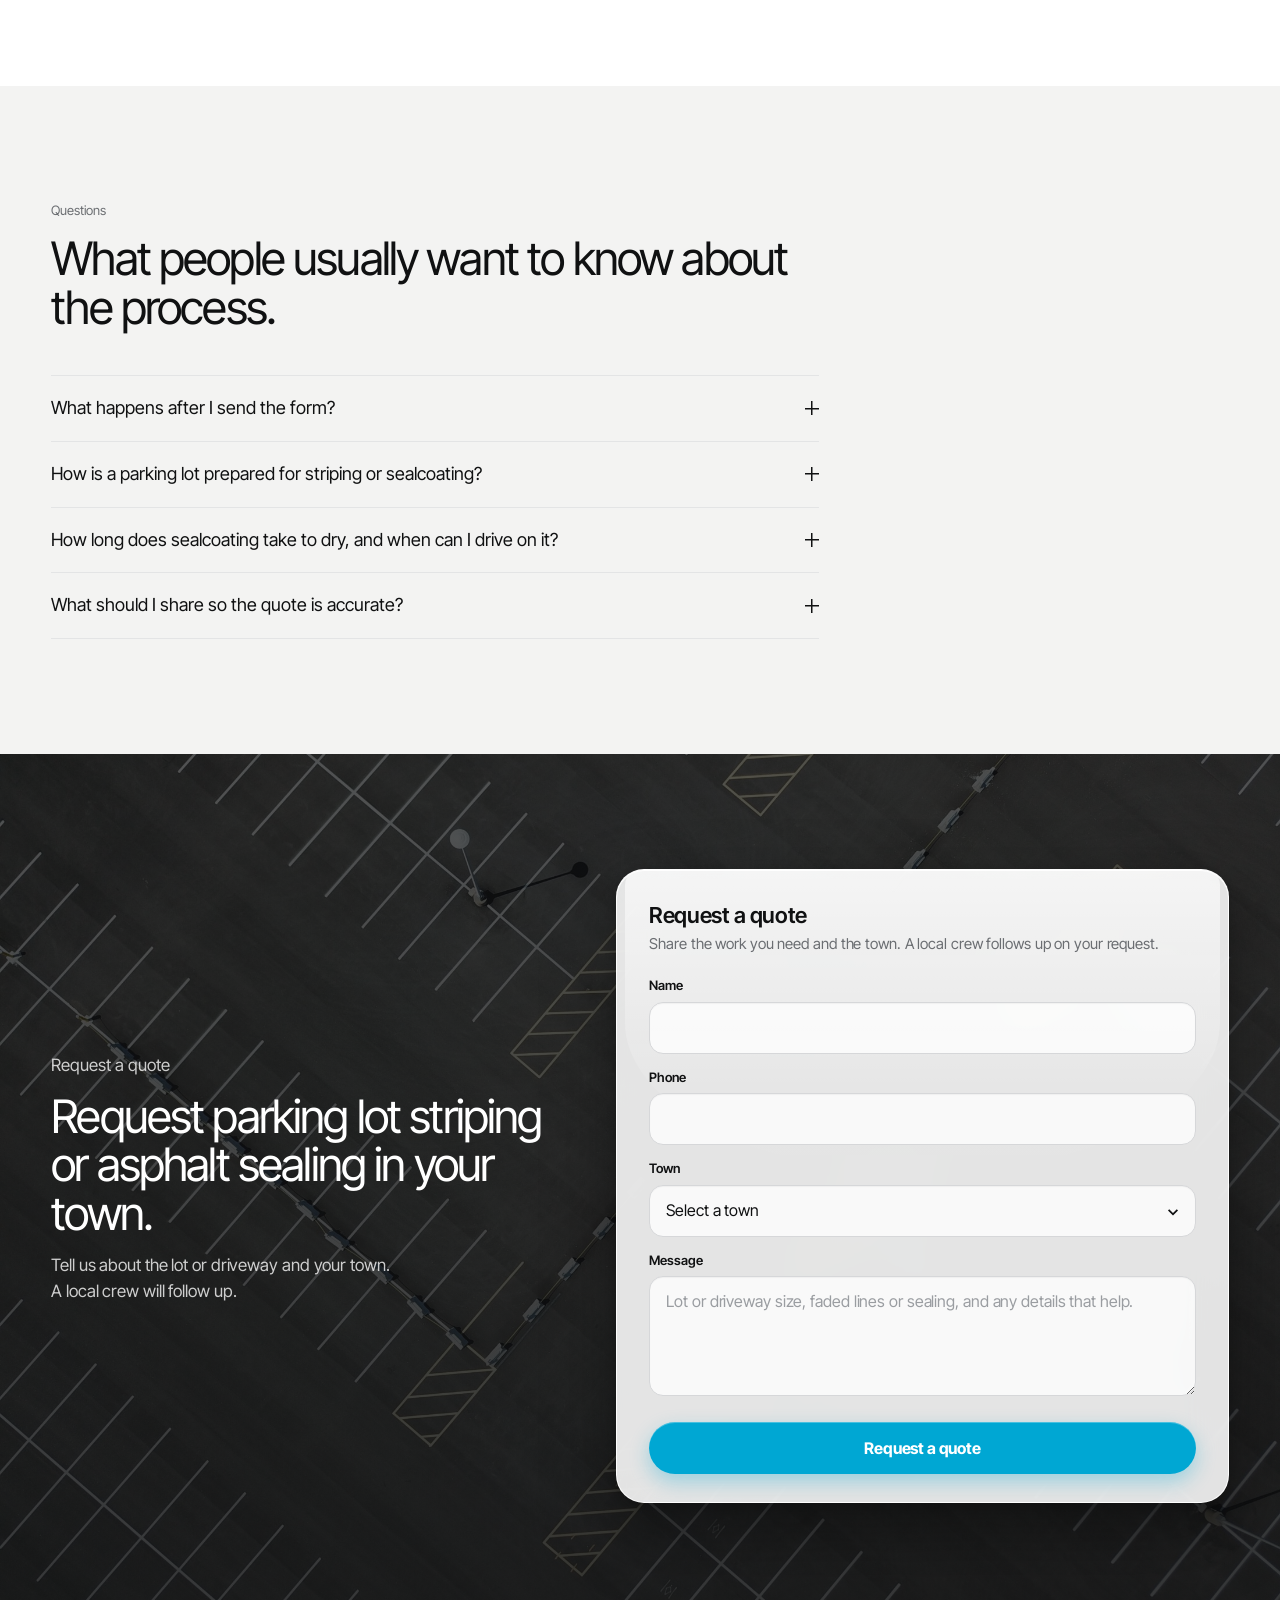
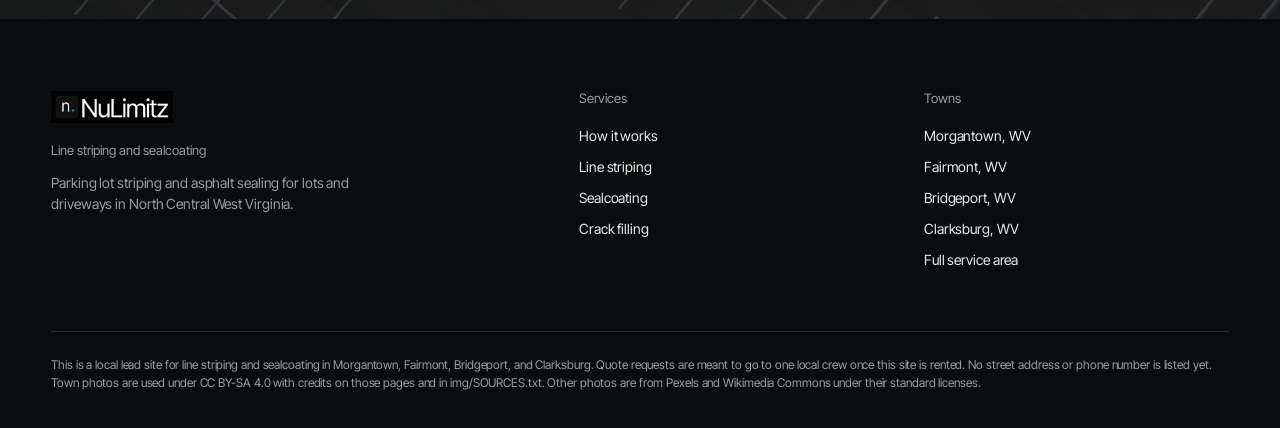
<file: how-it-works/index.html>
<!DOCTYPE html>
<html lang="en">
<head>
  <meta charset="utf-8">
  <meta name="viewport" content="width=device-width, initial-scale=1">
  <title>How Line Striping and Sealcoating Work in North Central WV</title>
  <meta name="description" content="See how a parking lot striping or asphalt sealcoating job is quoted, prepared, and finished in Morgantown, Fairmont, Bridgeport, and Clarksburg, West Virginia.">
  <meta name="robots" content="noindex, nofollow">
  <link rel="icon" href="/favicon.ico" sizes="any">
  <link rel="icon" type="image/svg+xml" href="/favicon.svg">
  <link rel="icon" type="image/png" sizes="32x32" href="/favicon-32.png">
  <link rel="apple-touch-icon" href="/apple-touch-icon.png">
  <link rel="icon" type="image/png" sizes="512x512" href="/icon-512.png">
  <link rel="preconnect" href="https://fonts.googleapis.com">
  <link rel="preconnect" href="https://fonts.gstatic.com" crossorigin>
  <link href="https://fonts.googleapis.com/css2?family=Inter+Tight:wght@400;500;600;700&display=swap" rel="stylesheet">
  <link rel="stylesheet" href="../css/styles.css">
  <script type="application/ld+json">
{
  "@context": "https://schema.org",
  "@graph": [
    {
      "@type": "Service",
      "name": "How line striping and sealcoating work",
      "serviceType": "Parking lot striping and asphalt sealcoating",
      "description": "See how a parking lot striping or asphalt sealcoating job is quoted, prepared, and finished in Morgantown, Fairmont, Bridgeport, and Clarksburg, West Virginia.",
      "url": "/how-it-works/",
      "areaServed": [
        "Morgantown, WV",
        "Fairmont, WV",
        "Bridgeport, WV",
        "Clarksburg, WV"
      ]
    },
    {
      "@type": "FAQPage",
      "mainEntity": [
        {
          "@type": "Question",
          "name": "What happens after I send the form?",
          "acceptedAnswer": {
            "@type": "Answer",
            "text": "A local crew reviews the request and follows up. They may ask for photos or a visit so they can see the lot or driveway, then they give you a price and a plan before any work is scheduled. Nothing starts until you agree."
          }
        },
        {
          "@type": "Question",
          "name": "How is a parking lot prepared for striping or sealcoating?",
          "acceptedAnswer": {
            "@type": "Answer",
            "text": "The surface is usually cleaned first so paint or sealer can bond. Oil spots may need extra prep. Loose debris is blown or swept off. If cracks are open, those are often filled before a sealcoat. For restriping, the crew follows the existing layout unless you want a new one."
          }
        },
        {
          "@type": "Question",
          "name": "How long does sealcoating take to dry, and when can I drive on it?",
          "acceptedAnswer": {
            "@type": "Answer",
            "text": "The set time depends on the product, temperature, sun, and rain. Crews generally ask that vehicles stay off the surface until it has set. Ask about the expected window when the crew follows up, and plan access around that day."
          }
        },
        {
          "@type": "Question",
          "name": "What should I share so the quote is accurate?",
          "acceptedAnswer": {
            "@type": "Answer",
            "text": "Your town, the type of work, a rough size of the lot or driveway, and whether the lines are faded or the asphalt looks dry. Mention ADA spaces, a new layout, or cracks you can already see. Photos from a few angles are often enough to start."
          }
        }
      ]
    }
  ]
}
  </script>
</head>
<body>
<div class="topbar">
  <div class="wrap">
    <span>Serving Morgantown, Fairmont, Bridgeport, and Clarksburg, West Virginia</span>
  </div>
</div>
<header class="site-header">
  <div class="wrap">
    <a class="logo" href="../index.html" aria-label="NuLimitz home"><img src="/img/logo-light.png" alt="NuLimitz"></a>
    <nav>
      <ul>
        <li><a href="../index.html">Home</a></li>
        <li><a href="../how-it-works/index.html" aria-current="page">How it works</a></li>
        <li><a href="../line-striping/index.html">Line striping</a></li>
        <li><a href="../sealcoating/index.html">Sealcoating</a></li>
        <li><a href="../index.html#areas">Service area</a></li>
      </ul>
    </nav>
    <div class="header-right">
      <a class="btn" href="#quote">Get a quote</a>
      <button class="nav-toggle" type="button" aria-expanded="false" aria-label="Open menu">Menu</button>
    </div>
  </div>
</header>
<section class="page-hero" style="background-image:url('../img/hero.jpg')">
  <div class="wrap">
    <p class="eyebrow">How it works</p>
    <h1>From the first message to a restriped lot or a fresh sealcoat</h1>
    <p>Here is what to expect when you request line striping or asphalt sealing in North Central West Virginia. There are no prices on this page. The form is the starting point for a quote.</p>
  </div>
</section>

<section class="section">
  <div class="wrap content-split">
    <div class="prose">
      <h2>Start with a clear request</h2>
      <p>Use the quote form to say which town you are in and whether you need parking lot striping, sealcoating, crack filling, or a combination. A short note about the size of the lot or driveway, and whether the lines have faded or the asphalt looks dry and gray, is enough to begin. Photos help a crew see the surface before they visit.</p>
      <h2>A look at the surface, then a price</h2>
      <p>A local crew follows up on the request. They may walk the lot or review photos, then they give you a price and a plan before any paint or sealer is applied. What they see matters: a restripe of the current layout is a different job from a new stall pattern, and a driveway that only needs a coat is a different job from a lot that also has open cracks.</p>
      <p>Quotes usually depend on size, layout versus restriping, accessible-space markings, oil-spot prep, crack filling, and the weather window. This site does not list rates. Ask any questions about timing or access when the crew replies.</p>
      <h2>Prep, then the work itself</h2>
      <p>On the scheduled day, the surface is cleaned so the material can bond. Cracks that should be filled are usually handled before a sealcoat. For striping, the crew either follows the existing lines or lays out a new pattern you have already approved, including arrows, fire lanes, and ADA spaces when those are part of the job.</p>
      <h2>Time to set before traffic returns</h2>
      <p>Fresh paint and a fresh sealcoat both need time to set. The wait depends on the product and the weather. The crew should tell you when cars, carts, or trucks can return. If a business has to stay open, mention that on the form so the plan can account for it.</p>
      <p><a href="../line-striping/index.html">Line striping details</a> and <a href="../sealcoating/index.html">sealcoating details</a> explain each service more fully.</p>
    </div>
    <aside class="side-card">
      <img src="../img/striping.jpg" alt="White parking stall lines on asphalt">
      <h3>Ready to request a quote?</h3>
      <p>Share your town and a few details about the lot or driveway. A local crew will follow up.</p>
      <p><a class="btn" href="#quote">Request a quote</a></p>
    </aside>
  </div>
</section>

<section class="section band-cream">
  <div class="wrap">
    <div class="section-head">
      <p class="eyebrow">Questions</p>
      <h2>What people usually want to know about the process.</h2>
    </div>
    <div class="faq">
      <div class="faq-item">
        <h3><button type="button" aria-expanded="false" aria-controls="faq-1" id="faq-btn-1">What happens after I send the form?</button></h3>
        <div class="answer" id="faq-1">A local crew reviews the request and follows up. They may ask for photos or a visit so they can see the lot or driveway, then they give you a price and a plan before any work is scheduled. Nothing starts until you agree.</div>
      </div>
      <div class="faq-item">
        <h3><button type="button" aria-expanded="false" aria-controls="faq-2" id="faq-btn-2">How is a parking lot prepared for striping or sealcoating?</button></h3>
        <div class="answer" id="faq-2">The surface is usually cleaned first so paint or sealer can bond. Oil spots may need extra prep. Loose debris is blown or swept off. If cracks are open, those are often filled before a sealcoat. For restriping, the crew follows the existing layout unless you want a new one.</div>
      </div>
      <div class="faq-item">
        <h3><button type="button" aria-expanded="false" aria-controls="faq-3" id="faq-btn-3">How long does sealcoating take to dry, and when can I drive on it?</button></h3>
        <div class="answer" id="faq-3">The set time depends on the product, temperature, sun, and rain. Crews generally ask that vehicles stay off the surface until it has set. Ask about the expected window when the crew follows up, and plan access around that day.</div>
      </div>
      <div class="faq-item">
        <h3><button type="button" aria-expanded="false" aria-controls="faq-4" id="faq-btn-4">What should I share so the quote is accurate?</button></h3>
        <div class="answer" id="faq-4">Your town, the type of work, a rough size of the lot or driveway, and whether the lines are faded or the asphalt looks dry. Mention ADA spaces, a new layout, or cracks you can already see. Photos from a few angles are often enough to start.</div>
      </div>
    </div>
  </div>
</section>

<section class="section quote-band" id="quote" style="background-image:url('../img/hero.jpg')">
  <div class="wrap">
    <div class="quote-grid">
      <div class="quote-intro">
        <p class="eyebrow">Request a quote</p>
        <h2>Request parking lot striping or asphalt sealing in your town.</h2>
        <p>Tell us about the lot or driveway and your town. A local crew will follow up.</p>
      </div>
      <div class="form-panel">
        <div class="form-panel-inner">
          <h2>Request a quote</h2>
          <p class="lede">Share the work you need and the town. A local crew follows up on your request.</p>
          <form action="FORM_ENDPOINT_PLACEHOLDER" method="post" data-quote-form>
            <div>
              <label for="name">Name</label>
              <input id="name" name="name" type="text" autocomplete="name" required>
            </div>
            <div>
              <label for="phone">Phone</label>
              <input id="phone" name="phone" type="tel" autocomplete="tel" required>
            </div>
            <div>
              <label for="town">Town</label>
              <select id="town" name="town" required>
                <option value="">Select a town</option>
                <option>Morgantown</option>
                <option>Fairmont</option>
                <option>Bridgeport</option>
                <option>Clarksburg</option>
                <option>Other in North Central WV</option>
              </select>
            </div>
            <div>
              <label for="message">Message</label>
              <textarea id="message" name="message" placeholder="Lot or driveway size, faded lines or sealing, and any details that help." required></textarea>
            </div>
            <button class="submit" type="submit">Request a quote</button>
            <p class="form-status" role="status"></p>
          </form>
        </div>
      </div>
    </div>
  </div>
</section>
<footer class="site-footer">
  <div class="wrap">
    <div class="foot-grid">
      <div>
        <a class="logo" href="../index.html" aria-label="NuLimitz home"><img src="/img/logo-dark.png" alt="NuLimitz"></a>
        <h2>Line striping and sealcoating</h2>
        <p>Parking lot striping and asphalt sealing for lots and driveways in North Central West Virginia.</p>
      </div>
      <div>
        <h2>Services</h2>
        <ul>
          <li><a href="../how-it-works/index.html">How it works</a></li>
          <li><a href="../line-striping/index.html">Line striping</a></li>
          <li><a href="../sealcoating/index.html">Sealcoating</a></li>
          <li><a href="../crack-filling/index.html">Crack filling</a></li>
        </ul>
      </div>
      <div>
        <h2>Towns</h2>
        <ul>
          <li><a href="../morgantown/index.html">Morgantown, WV</a></li>
          <li><a href="../fairmont/index.html">Fairmont, WV</a></li>
          <li><a href="../bridgeport/index.html">Bridgeport, WV</a></li>
          <li><a href="../clarksburg/index.html">Clarksburg, WV</a></li>
          <li><a href="../index.html#areas">Full service area</a></li>
        </ul>
      </div>
    </div>
    <p class="legal">This is a local lead site for line striping and sealcoating in Morgantown, Fairmont, Bridgeport, and Clarksburg. Quote requests are meant to go to one local crew once this site is rented. No street address or phone number is listed yet. Town photos are used under CC BY-SA 4.0 with credits on those pages and in img/SOURCES.txt. Other photos are from Pexels and Wikimedia Commons under their standard licenses.</p>
  </div>
</footer>
<script src="../js/main.js"></script>
</body>
</html>
</file>
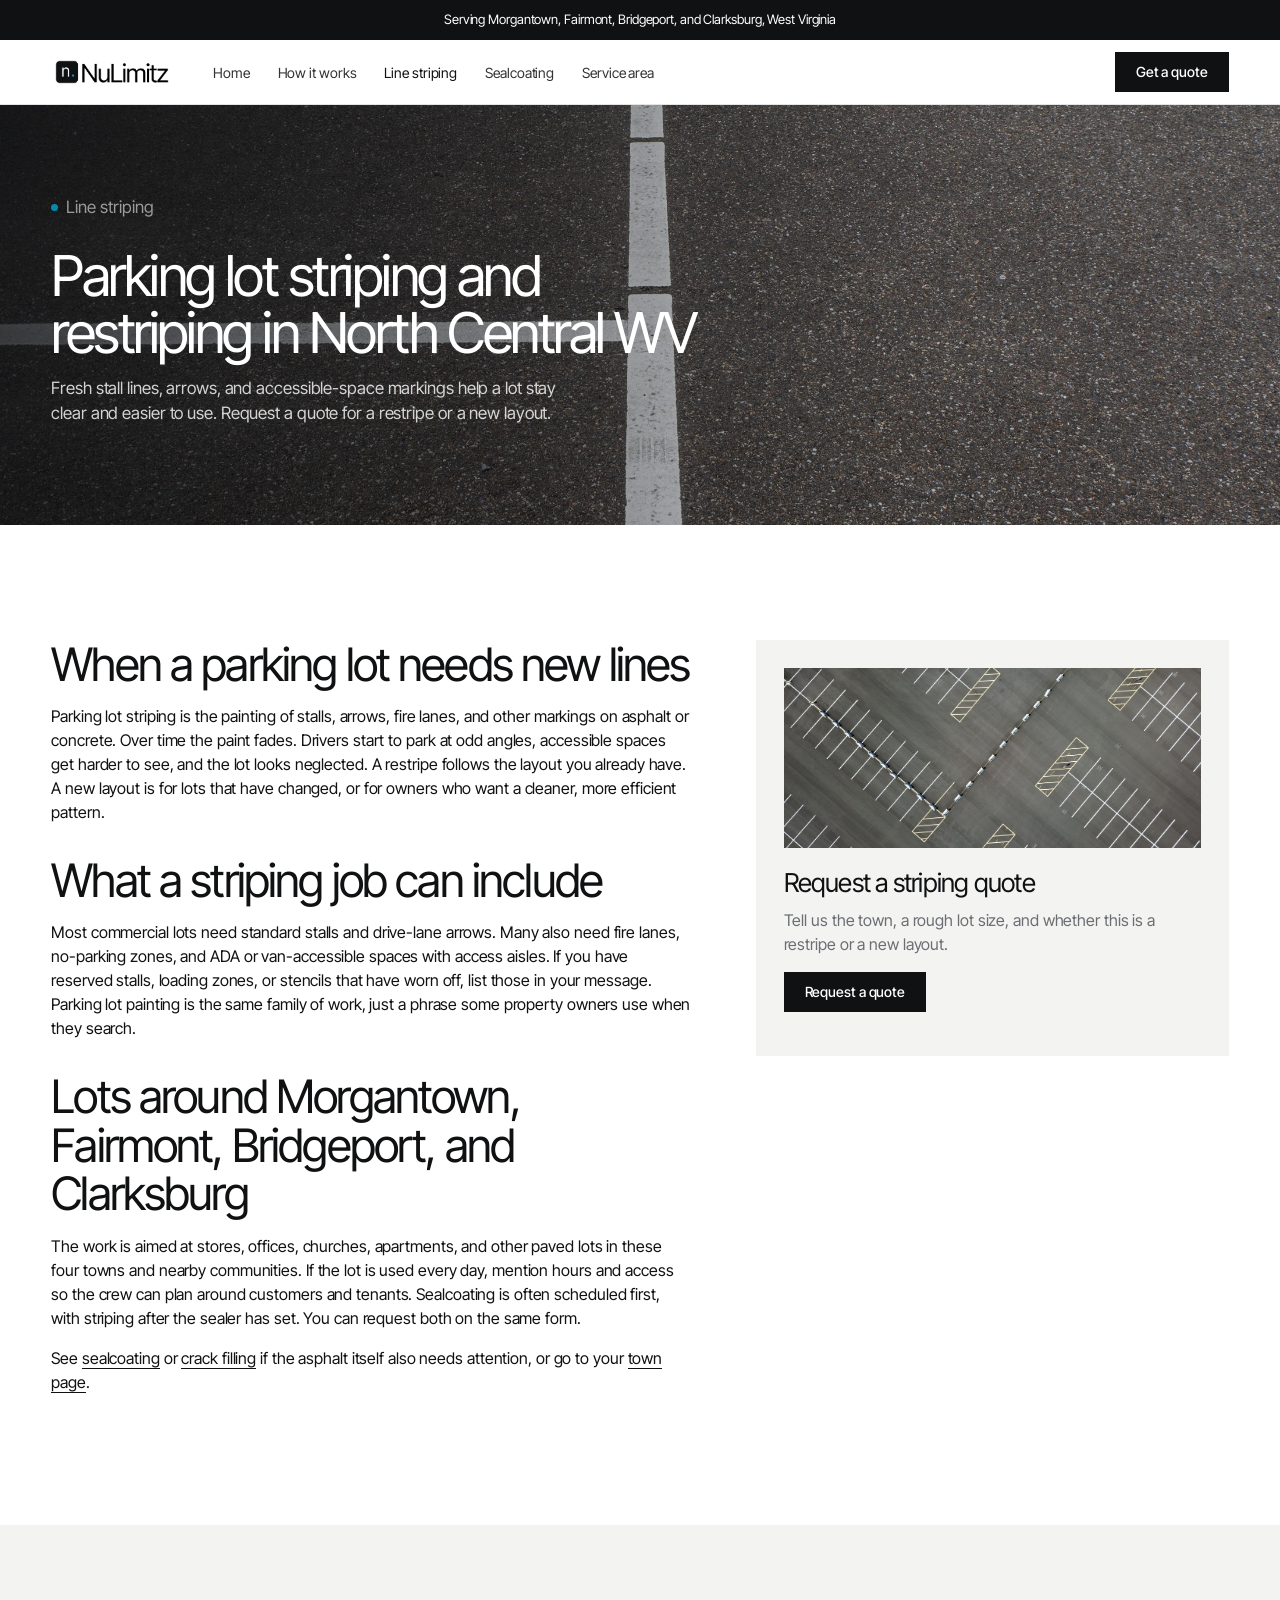
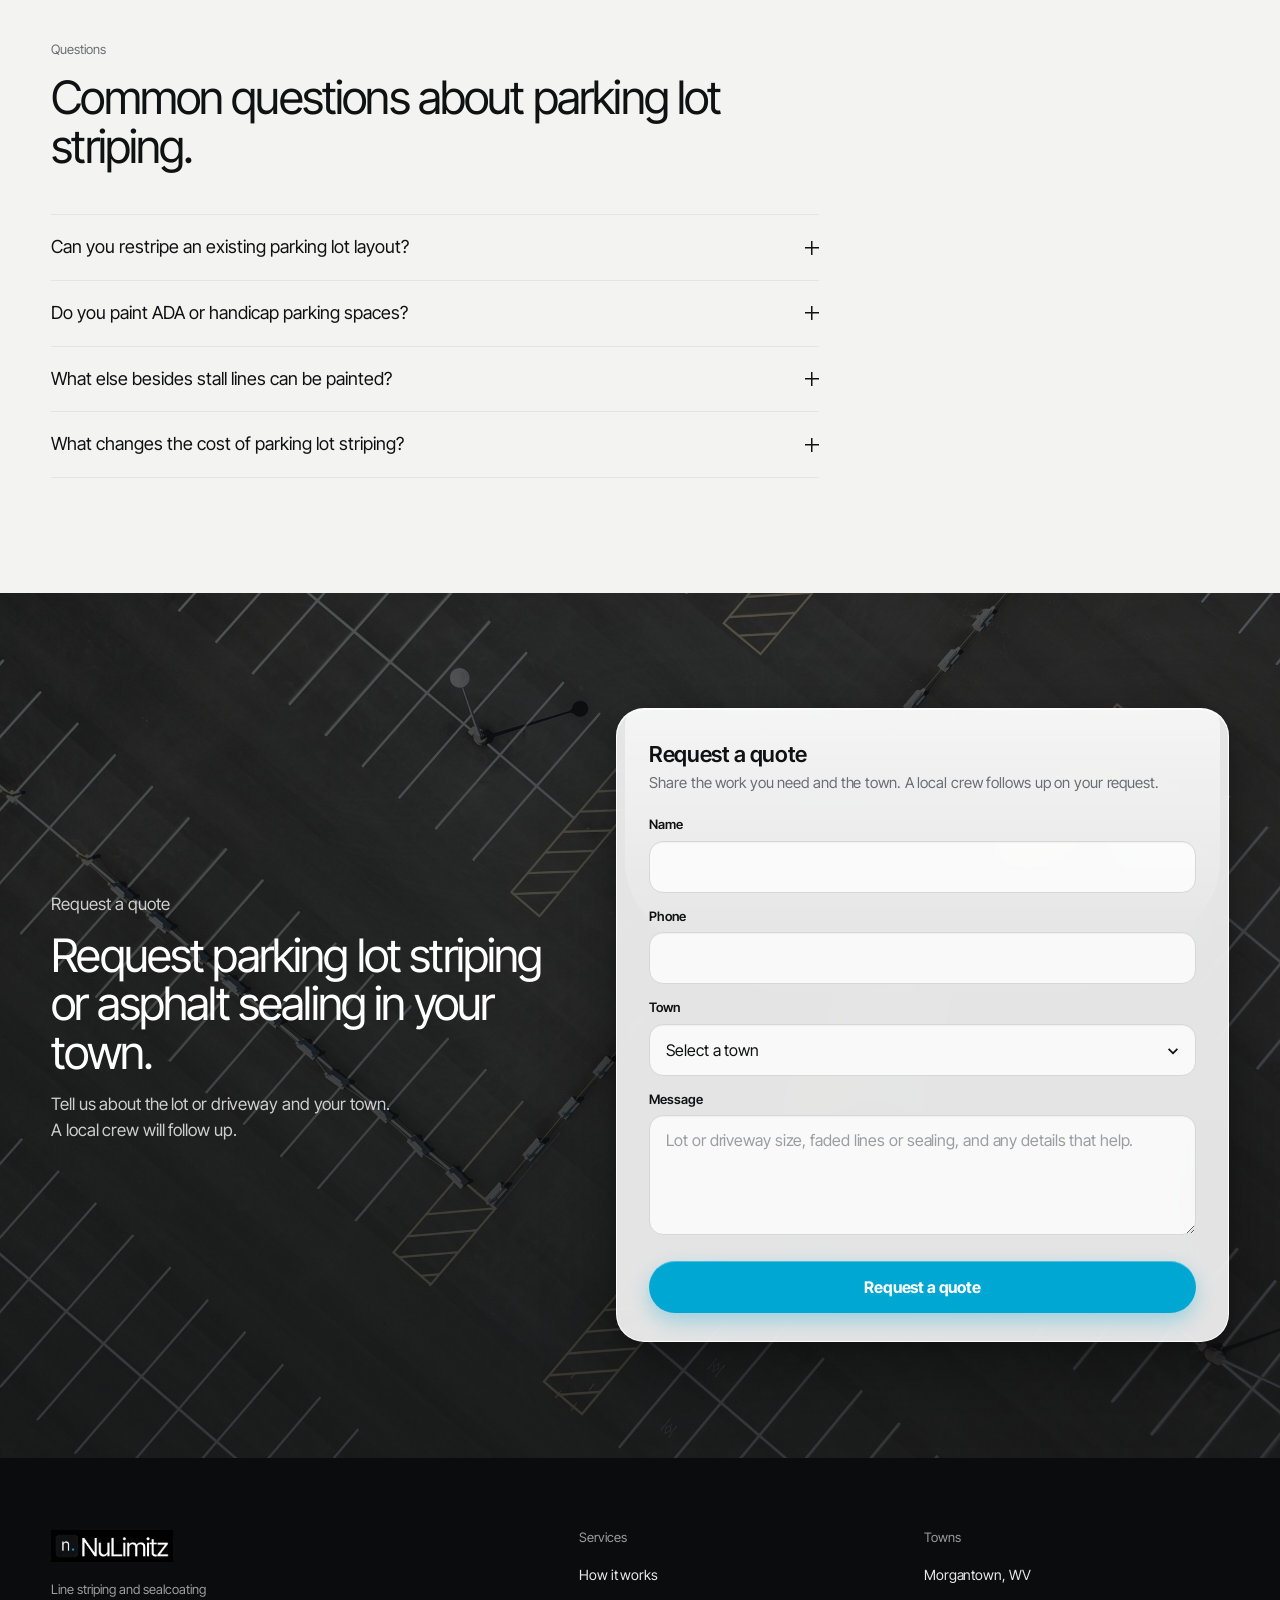
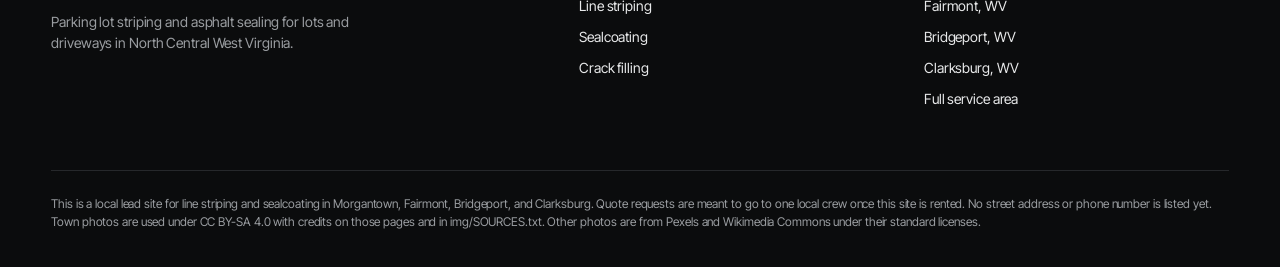
<file: line-striping/index.html>
<!DOCTYPE html>
<html lang="en">
<head>
  <meta charset="utf-8">
  <meta name="viewport" content="width=device-width, initial-scale=1">
  <title>Line Striping in Morgantown, Fairmont, Bridgeport, and Clarksburg, WV</title>
  <meta name="description" content="Parking lot line striping and restriping in Morgantown, Fairmont, Bridgeport, and Clarksburg, West Virginia, including faded stalls, arrows, fire lanes, and ADA markings.">
  <meta name="robots" content="noindex, nofollow">
  <link rel="icon" href="/favicon.ico" sizes="any">
  <link rel="icon" type="image/svg+xml" href="/favicon.svg">
  <link rel="icon" type="image/png" sizes="32x32" href="/favicon-32.png">
  <link rel="apple-touch-icon" href="/apple-touch-icon.png">
  <link rel="icon" type="image/png" sizes="512x512" href="/icon-512.png">
  <link rel="preconnect" href="https://fonts.googleapis.com">
  <link rel="preconnect" href="https://fonts.gstatic.com" crossorigin>
  <link href="https://fonts.googleapis.com/css2?family=Inter+Tight:wght@400;500;600;700&display=swap" rel="stylesheet">
  <link rel="stylesheet" href="../css/styles.css">
  <script type="application/ld+json">
{
  "@context": "https://schema.org",
  "@graph": [
    {
      "@type": "Service",
      "name": "Parking lot line striping",
      "serviceType": "Parking lot striping and restriping",
      "description": "Parking lot line striping and restriping in Morgantown, Fairmont, Bridgeport, and Clarksburg, West Virginia, including faded stalls, arrows, fire lanes, and ADA markings.",
      "url": "/line-striping/",
      "areaServed": [
        "Morgantown, WV",
        "Fairmont, WV",
        "Bridgeport, WV",
        "Clarksburg, WV"
      ]
    },
    {
      "@type": "FAQPage",
      "mainEntity": [
        {
          "@type": "Question",
          "name": "Can you restripe an existing parking lot layout?",
          "acceptedAnswer": {
            "@type": "Answer",
            "text": "Yes. If the stalls are still visible, a restripe usually follows the lines that are already there. If the layout needs to change, or if accessible spaces have to be added, say so on the form so the crew can plan a new layout instead of a simple refresh."
          }
        },
        {
          "@type": "Question",
          "name": "Do you paint ADA or handicap parking spaces?",
          "acceptedAnswer": {
            "@type": "Answer",
            "text": "Accessible stalls, access aisles, and related symbols can be included. If you already know how many spaces you need, mention that in your message. If you are unsure, describe the lot and the crew can look at what is there now."
          }
        },
        {
          "@type": "Question",
          "name": "What else besides stall lines can be painted?",
          "acceptedAnswer": {
            "@type": "Answer",
            "text": "Arrows, fire lanes, no-parking areas, crosswalks, and stencils such as reserved or loading zones are common add-ons. List what you can see, or what has faded, when you send the form."
          }
        },
        {
          "@type": "Question",
          "name": "What changes the cost of parking lot striping?",
          "acceptedAnswer": {
            "@type": "Answer",
            "text": "Size, whether it is a restripe or a new layout, the number of stalls and stencils, and any extra markings all affect a quote. There are no rates on this page. A local crew follows up with a price after they understand the lot."
          }
        }
      ]
    }
  ]
}
  </script>
</head>
<body>
<div class="topbar">
  <div class="wrap">
    <span>Serving Morgantown, Fairmont, Bridgeport, and Clarksburg, West Virginia</span>
  </div>
</div>
<header class="site-header">
  <div class="wrap">
    <a class="logo" href="../index.html" aria-label="NuLimitz home"><img src="/img/logo-light.png" alt="NuLimitz"></a>
    <nav>
      <ul>
        <li><a href="../index.html">Home</a></li>
        <li><a href="../how-it-works/index.html">How it works</a></li>
        <li><a href="../line-striping/index.html" aria-current="page">Line striping</a></li>
        <li><a href="../sealcoating/index.html">Sealcoating</a></li>
        <li><a href="../index.html#areas">Service area</a></li>
      </ul>
    </nav>
    <div class="header-right">
      <a class="btn" href="#quote">Get a quote</a>
      <button class="nav-toggle" type="button" aria-expanded="false" aria-label="Open menu">Menu</button>
    </div>
  </div>
</header>
<section class="page-hero" style="background-image:url('../img/striping.jpg')">
  <div class="wrap">
    <p class="eyebrow">Line striping</p>
    <h1>Parking lot striping and restriping in North Central WV</h1>
    <p>Fresh stall lines, arrows, and accessible-space markings help a lot stay clear and easier to use. Request a quote for a restripe or a new layout.</p>
  </div>
</section>

<section class="section">
  <div class="wrap content-split">
    <div class="prose">
      <h2>When a parking lot needs new lines</h2>
      <p>Parking lot striping is the painting of stalls, arrows, fire lanes, and other markings on asphalt or concrete. Over time the paint fades. Drivers start to park at odd angles, accessible spaces get harder to see, and the lot looks neglected. A restripe follows the layout you already have. A new layout is for lots that have changed, or for owners who want a cleaner, more efficient pattern.</p>
      <h2>What a striping job can include</h2>
      <p>Most commercial lots need standard stalls and drive-lane arrows. Many also need fire lanes, no-parking zones, and ADA or van-accessible spaces with access aisles. If you have reserved stalls, loading zones, or stencils that have worn off, list those in your message. Parking lot painting is the same family of work, just a phrase some property owners use when they search.</p>
      <h2>Lots around Morgantown, Fairmont, Bridgeport, and Clarksburg</h2>
      <p>The work is aimed at stores, offices, churches, apartments, and other paved lots in these four towns and nearby communities. If the lot is used every day, mention hours and access so the crew can plan around customers and tenants. Sealcoating is often scheduled first, with striping after the sealer has set. You can request both on the same form.</p>
      <p>See <a href="../sealcoating/index.html">sealcoating</a> or <a href="../crack-filling/index.html">crack filling</a> if the asphalt itself also needs attention, or go to your <a href="../index.html#areas">town page</a>.</p>
    </div>
    <aside class="side-card">
      <img src="../img/hero.jpg" alt="Aerial view of a parking lot with painted stalls and arrows">
      <h3>Request a striping quote</h3>
      <p>Tell us the town, a rough lot size, and whether this is a restripe or a new layout.</p>
      <p><a class="btn" href="#quote">Request a quote</a></p>
    </aside>
  </div>
</section>

<section class="section band-cream">
  <div class="wrap">
    <div class="section-head">
      <p class="eyebrow">Questions</p>
      <h2>Common questions about parking lot striping.</h2>
    </div>
    <div class="faq">
      <div class="faq-item">
        <h3><button type="button" aria-expanded="false" aria-controls="faq-1" id="faq-btn-1">Can you restripe an existing parking lot layout?</button></h3>
        <div class="answer" id="faq-1">Yes. If the stalls are still visible, a restripe usually follows the lines that are already there. If the layout needs to change, or if accessible spaces have to be added, say so on the form so the crew can plan a new layout instead of a simple refresh.</div>
      </div>
      <div class="faq-item">
        <h3><button type="button" aria-expanded="false" aria-controls="faq-2" id="faq-btn-2">Do you paint ADA or handicap parking spaces?</button></h3>
        <div class="answer" id="faq-2">Accessible stalls, access aisles, and related symbols can be included. If you already know how many spaces you need, mention that in your message. If you are unsure, describe the lot and the crew can look at what is there now.</div>
      </div>
      <div class="faq-item">
        <h3><button type="button" aria-expanded="false" aria-controls="faq-3" id="faq-btn-3">What else besides stall lines can be painted?</button></h3>
        <div class="answer" id="faq-3">Arrows, fire lanes, no-parking areas, crosswalks, and stencils such as reserved or loading zones are common add-ons. List what you can see, or what has faded, when you send the form.</div>
      </div>
      <div class="faq-item">
        <h3><button type="button" aria-expanded="false" aria-controls="faq-4" id="faq-btn-4">What changes the cost of parking lot striping?</button></h3>
        <div class="answer" id="faq-4">Size, whether it is a restripe or a new layout, the number of stalls and stencils, and any extra markings all affect a quote. There are no rates on this page. A local crew follows up with a price after they understand the lot.</div>
      </div>
    </div>
  </div>
</section>

<section class="section quote-band" id="quote" style="background-image:url('../img/hero.jpg')">
  <div class="wrap">
    <div class="quote-grid">
      <div class="quote-intro">
        <p class="eyebrow">Request a quote</p>
        <h2>Request parking lot striping or asphalt sealing in your town.</h2>
        <p>Tell us about the lot or driveway and your town. A local crew will follow up.</p>
      </div>
      <div class="form-panel">
        <div class="form-panel-inner">
          <h2>Request a quote</h2>
          <p class="lede">Share the work you need and the town. A local crew follows up on your request.</p>
          <form action="FORM_ENDPOINT_PLACEHOLDER" method="post" data-quote-form>
            <div>
              <label for="name">Name</label>
              <input id="name" name="name" type="text" autocomplete="name" required>
            </div>
            <div>
              <label for="phone">Phone</label>
              <input id="phone" name="phone" type="tel" autocomplete="tel" required>
            </div>
            <div>
              <label for="town">Town</label>
              <select id="town" name="town" required>
                <option value="">Select a town</option>
                <option>Morgantown</option>
                <option>Fairmont</option>
                <option>Bridgeport</option>
                <option>Clarksburg</option>
                <option>Other in North Central WV</option>
              </select>
            </div>
            <div>
              <label for="message">Message</label>
              <textarea id="message" name="message" placeholder="Lot or driveway size, faded lines or sealing, and any details that help." required></textarea>
            </div>
            <button class="submit" type="submit">Request a quote</button>
            <p class="form-status" role="status"></p>
          </form>
        </div>
      </div>
    </div>
  </div>
</section>
<footer class="site-footer">
  <div class="wrap">
    <div class="foot-grid">
      <div>
        <a class="logo" href="../index.html" aria-label="NuLimitz home"><img src="/img/logo-dark.png" alt="NuLimitz"></a>
        <h2>Line striping and sealcoating</h2>
        <p>Parking lot striping and asphalt sealing for lots and driveways in North Central West Virginia.</p>
      </div>
      <div>
        <h2>Services</h2>
        <ul>
          <li><a href="../how-it-works/index.html">How it works</a></li>
          <li><a href="../line-striping/index.html">Line striping</a></li>
          <li><a href="../sealcoating/index.html">Sealcoating</a></li>
          <li><a href="../crack-filling/index.html">Crack filling</a></li>
        </ul>
      </div>
      <div>
        <h2>Towns</h2>
        <ul>
          <li><a href="../morgantown/index.html">Morgantown, WV</a></li>
          <li><a href="../fairmont/index.html">Fairmont, WV</a></li>
          <li><a href="../bridgeport/index.html">Bridgeport, WV</a></li>
          <li><a href="../clarksburg/index.html">Clarksburg, WV</a></li>
          <li><a href="../index.html#areas">Full service area</a></li>
        </ul>
      </div>
    </div>
    <p class="legal">This is a local lead site for line striping and sealcoating in Morgantown, Fairmont, Bridgeport, and Clarksburg. Quote requests are meant to go to one local crew once this site is rented. No street address or phone number is listed yet. Town photos are used under CC BY-SA 4.0 with credits on those pages and in img/SOURCES.txt. Other photos are from Pexels and Wikimedia Commons under their standard licenses.</p>
  </div>
</footer>
<script src="../js/main.js"></script>
</body>
</html>
</file>
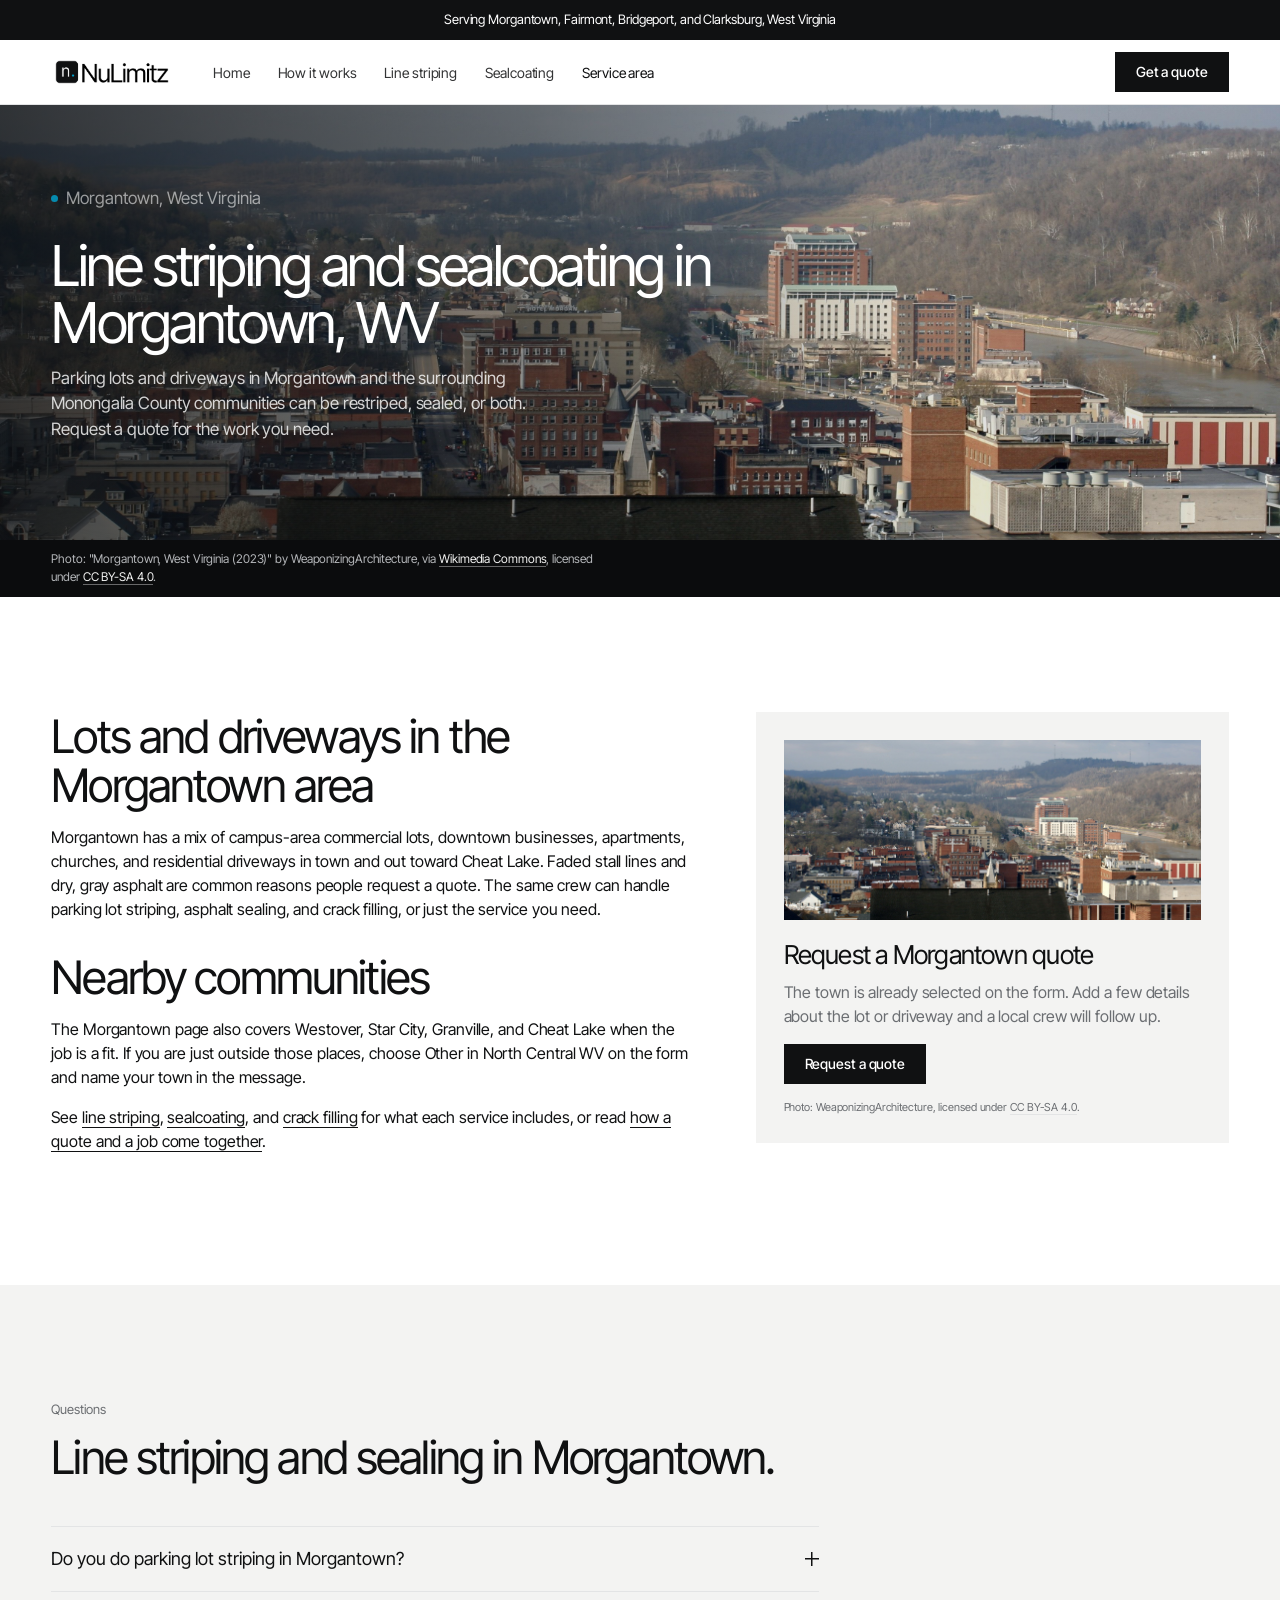
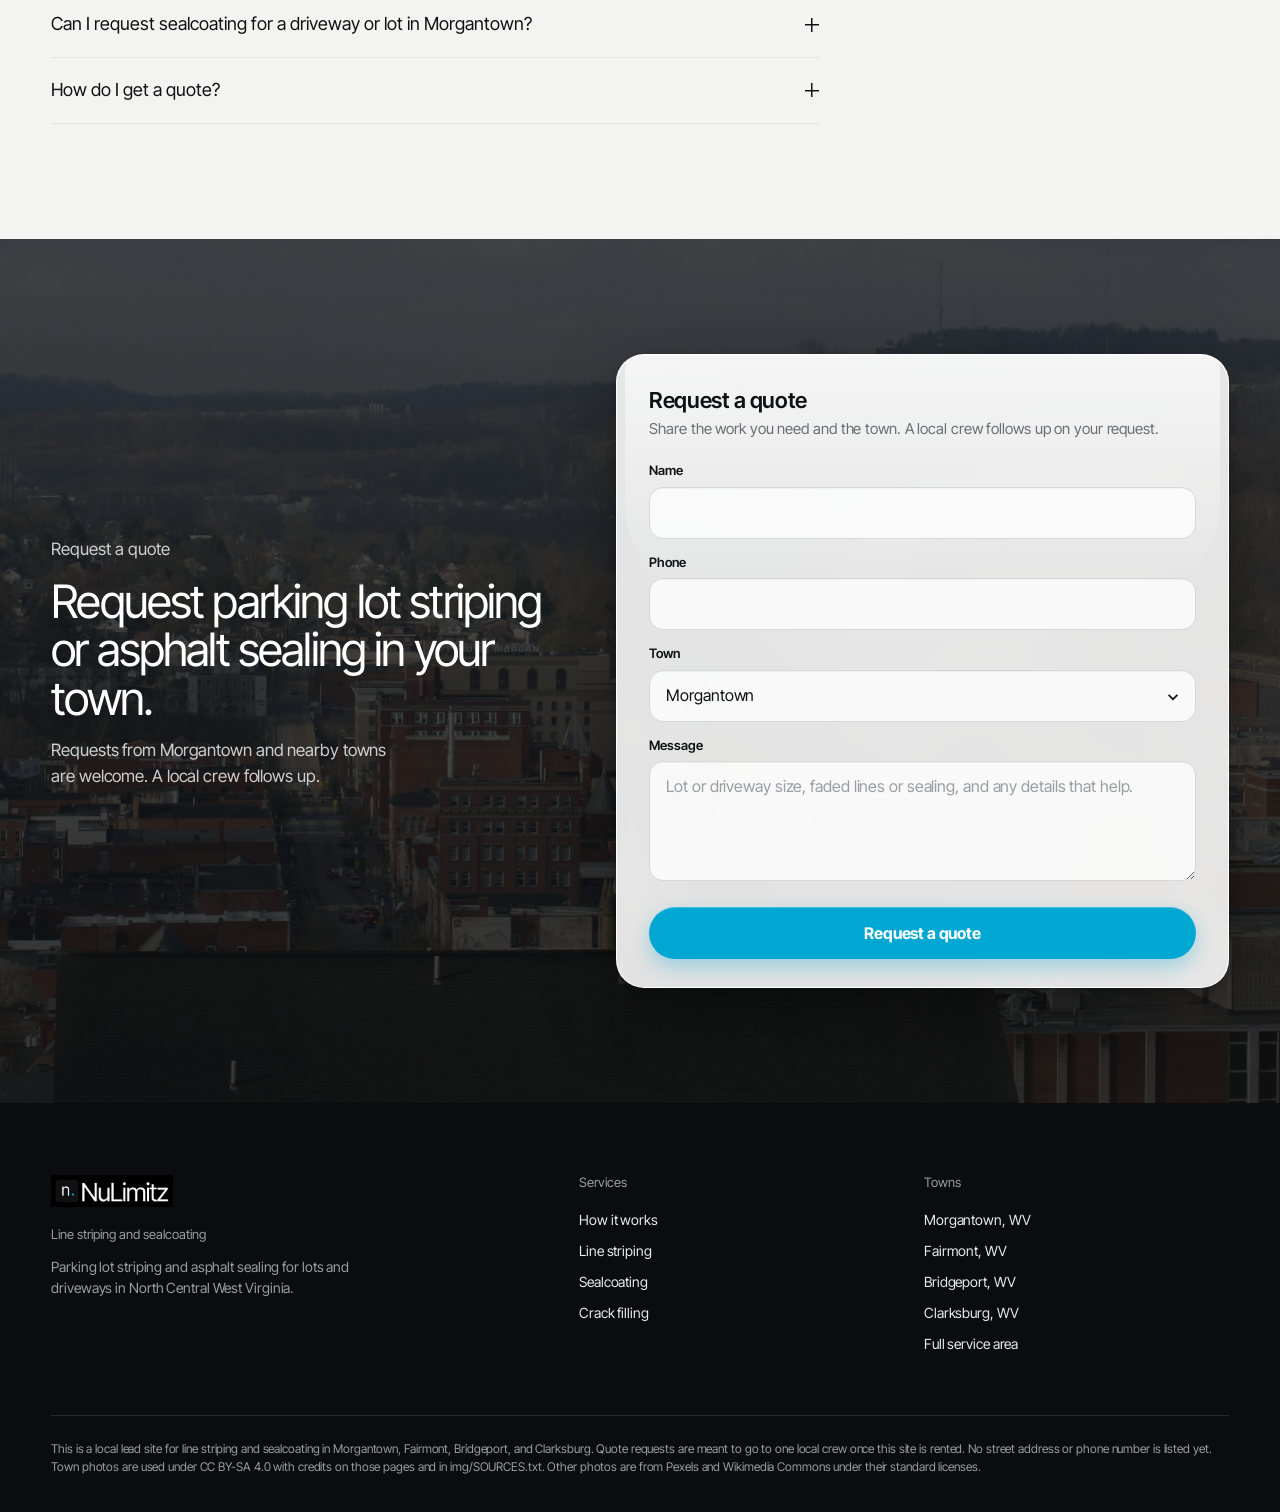
<file: morgantown/index.html>
<!DOCTYPE html>
<html lang="en">
<head>
  <meta charset="utf-8">
  <meta name="viewport" content="width=device-width, initial-scale=1">
  <title>Line Striping and Sealcoating in Morgantown, WV</title>
  <meta name="description" content="Parking lot striping and asphalt sealcoating in Morgantown, Westover, Star City, and Cheat Lake, West Virginia. Request a quote and a local crew follows up.">
  <meta name="robots" content="noindex, nofollow">
  <link rel="icon" href="/favicon.ico" sizes="any">
  <link rel="icon" type="image/svg+xml" href="/favicon.svg">
  <link rel="icon" type="image/png" sizes="32x32" href="/favicon-32.png">
  <link rel="apple-touch-icon" href="/apple-touch-icon.png">
  <link rel="icon" type="image/png" sizes="512x512" href="/icon-512.png">
  <link rel="preconnect" href="https://fonts.googleapis.com">
  <link rel="preconnect" href="https://fonts.gstatic.com" crossorigin>
  <link href="https://fonts.googleapis.com/css2?family=Inter+Tight:wght@400;500;600;700&display=swap" rel="stylesheet">
  <link rel="stylesheet" href="../css/styles.css">
  <script type="application/ld+json">
{
  "@context": "https://schema.org",
  "@graph": [
    {
      "@type": "Service",
      "name": "Line striping and sealcoating in Morgantown, WV",
      "serviceType": "Parking lot striping and asphalt sealcoating",
      "description": "Parking lot striping and asphalt sealcoating in Morgantown, Westover, Star City, and Cheat Lake, West Virginia. Request a quote and a local crew follows up.",
      "url": "/morgantown/",
      "areaServed": [
        "Morgantown, WV",
        "Fairmont, WV",
        "Bridgeport, WV",
        "Clarksburg, WV"
      ]
    },
    {
      "@type": "FAQPage",
      "mainEntity": [
        {
          "@type": "Question",
          "name": "Do you do parking lot striping in Morgantown?",
          "acceptedAnswer": {
            "@type": "Answer",
            "text": "Yes. Line striping and restriping for commercial lots in Morgantown and Westover, Star City, Granville, and Cheat Lake can be requested on this page. Mention whether you need a restripe of the current layout or a new one, and whether ADA spaces or arrows should be included."
          }
        },
        {
          "@type": "Question",
          "name": "Can I request sealcoating for a driveway or lot in Morgantown?",
          "acceptedAnswer": {
            "@type": "Answer",
            "text": "Yes. Asphalt sealing for driveways and parking lots in Morgantown is part of the same request form. If cracks should be filled first, or if you also want the lot restriped after the coat sets, include that in your message."
          }
        },
        {
          "@type": "Question",
          "name": "How do I get a quote?",
          "acceptedAnswer": {
            "@type": "Answer",
            "text": "Fill out the form with your name, a phone number, the town, and a short description of the work. A local crew follows up. There are no rates listed on this site."
          }
        }
      ]
    }
  ]
}
  </script>
</head>
<body>
<div class="topbar">
  <div class="wrap">
    <span>Serving Morgantown, Fairmont, Bridgeport, and Clarksburg, West Virginia</span>
  </div>
</div>
<header class="site-header">
  <div class="wrap">
    <a class="logo" href="../index.html" aria-label="NuLimitz home"><img src="/img/logo-light.png" alt="NuLimitz"></a>
    <nav>
      <ul>
        <li><a href="../index.html">Home</a></li>
        <li><a href="../how-it-works/index.html">How it works</a></li>
        <li><a href="../line-striping/index.html">Line striping</a></li>
        <li><a href="../sealcoating/index.html">Sealcoating</a></li>
        <li><a href="../index.html#areas" aria-current="page">Service area</a></li>
      </ul>
    </nav>
    <div class="header-right">
      <a class="btn" href="#quote">Get a quote</a>
      <button class="nav-toggle" type="button" aria-expanded="false" aria-label="Open menu">Menu</button>
    </div>
  </div>
</header>
<section class="page-hero" style="background-image:url('../img/morgantown.jpg')">
  <div class="wrap">
    <p class="eyebrow">Morgantown, West Virginia</p>
    <h1>Line striping and sealcoating in Morgantown, WV</h1>
    <p>Parking lots and driveways in Morgantown and the surrounding Monongalia County communities can be restriped, sealed, or both. Request a quote for the work you need.</p>
  </div>
</section>

<div class="hero-credit">
  <div class="wrap">
    <p>Photo: "Morgantown, West Virginia (2023)" by WeaponizingArchitecture, via <a href="https://commons.wikimedia.org/wiki/File:Morgantown,_West_Virginia_(2023).jpg">Wikimedia Commons</a>, licensed under <a href="https://creativecommons.org/licenses/by-sa/4.0/">CC BY-SA 4.0</a>.</p>
  </div>
</div>

<section class="section">
  <div class="wrap content-split">
    <div class="prose">
      <h2>Lots and driveways in the Morgantown area</h2>
      <p>Morgantown has a mix of campus-area commercial lots, downtown businesses, apartments, churches, and residential driveways in town and out toward Cheat Lake. Faded stall lines and dry, gray asphalt are common reasons people request a quote. The same crew can handle parking lot striping, asphalt sealing, and crack filling, or just the service you need.</p>
      <h2>Nearby communities</h2>
      <p>The Morgantown page also covers Westover, Star City, Granville, and Cheat Lake when the job is a fit. If you are just outside those places, choose Other in North Central WV on the form and name your town in the message.</p>
      <p>See <a href="../line-striping/index.html">line striping</a>, <a href="../sealcoating/index.html">sealcoating</a>, and <a href="../crack-filling/index.html">crack filling</a> for what each service includes, or read <a href="../how-it-works/index.html">how a quote and a job come together</a>.</p>
    </div>
    <aside class="side-card">
      <img src="../img/morgantown.jpg" alt="Downtown Morgantown seen from a hill, with streets leading toward the Monongahela River">
      <h3>Request a Morgantown quote</h3>
      <p>The town is already selected on the form. Add a few details about the lot or driveway and a local crew will follow up.</p>
      <p><a class="btn" href="#quote">Request a quote</a></p>
      <span class="card-credit">Photo: WeaponizingArchitecture, licensed under <a href="https://creativecommons.org/licenses/by-sa/4.0/">CC BY-SA 4.0</a>.</span>
    </aside>
  </div>
</section>

<section class="section band-cream">
  <div class="wrap">
    <div class="section-head">
      <p class="eyebrow">Questions</p>
      <h2>Line striping and sealing in Morgantown.</h2>
    </div>
    <div class="faq">
      <div class="faq-item">
        <h3><button type="button" aria-expanded="false" aria-controls="faq-1" id="faq-btn-1">Do you do parking lot striping in Morgantown?</button></h3>
        <div class="answer" id="faq-1">Yes. Line striping and restriping for commercial lots in Morgantown and Westover, Star City, Granville, and Cheat Lake can be requested on this page. Mention whether you need a restripe of the current layout or a new one, and whether ADA spaces or arrows should be included.</div>
      </div>
      <div class="faq-item">
        <h3><button type="button" aria-expanded="false" aria-controls="faq-2" id="faq-btn-2">Can I request sealcoating for a driveway or lot in Morgantown?</button></h3>
        <div class="answer" id="faq-2">Yes. Asphalt sealing for driveways and parking lots in Morgantown is part of the same request form. If cracks should be filled first, or if you also want the lot restriped after the coat sets, include that in your message.</div>
      </div>
      <div class="faq-item">
        <h3><button type="button" aria-expanded="false" aria-controls="faq-3" id="faq-btn-3">How do I get a quote?</button></h3>
        <div class="answer" id="faq-3">Fill out the form with your name, a phone number, the town, and a short description of the work. A local crew follows up. There are no rates listed on this site.</div>
      </div>
    </div>
  </div>
</section>

<section class="section quote-band" id="quote" style="background-image:url('../img/morgantown.jpg')">
  <div class="wrap">
    <div class="quote-grid">
      <div class="quote-intro">
        <p class="eyebrow">Request a quote</p>
        <h2>Request parking lot striping or asphalt sealing in your town.</h2>
        <p>Requests from Morgantown and nearby towns are welcome. A local crew follows up.</p>
      </div>
      <div class="form-panel">
        <div class="form-panel-inner">
          <h2>Request a quote</h2>
          <p class="lede">Share the work you need and the town. A local crew follows up on your request.</p>
          <form action="FORM_ENDPOINT_PLACEHOLDER" method="post" data-quote-form>
            <div>
              <label for="name">Name</label>
              <input id="name" name="name" type="text" autocomplete="name" required>
            </div>
            <div>
              <label for="phone">Phone</label>
              <input id="phone" name="phone" type="tel" autocomplete="tel" required>
            </div>
            <div>
              <label for="town">Town</label>
              <select id="town" name="town" required>
                <option value="">Select a town</option>
                <option selected>Morgantown</option>
                <option>Fairmont</option>
                <option>Bridgeport</option>
                <option>Clarksburg</option>
                <option>Other in North Central WV</option>
              </select>
            </div>
            <div>
              <label for="message">Message</label>
              <textarea id="message" name="message" placeholder="Lot or driveway size, faded lines or sealing, and any details that help." required></textarea>
            </div>
            <button class="submit" type="submit">Request a quote</button>
            <p class="form-status" role="status"></p>
          </form>
        </div>
      </div>
    </div>
  </div>
</section>
<footer class="site-footer">
  <div class="wrap">
    <div class="foot-grid">
      <div>
        <a class="logo" href="../index.html" aria-label="NuLimitz home"><img src="/img/logo-dark.png" alt="NuLimitz"></a>
        <h2>Line striping and sealcoating</h2>
        <p>Parking lot striping and asphalt sealing for lots and driveways in North Central West Virginia.</p>
      </div>
      <div>
        <h2>Services</h2>
        <ul>
          <li><a href="../how-it-works/index.html">How it works</a></li>
          <li><a href="../line-striping/index.html">Line striping</a></li>
          <li><a href="../sealcoating/index.html">Sealcoating</a></li>
          <li><a href="../crack-filling/index.html">Crack filling</a></li>
        </ul>
      </div>
      <div>
        <h2>Towns</h2>
        <ul>
          <li><a href="../morgantown/index.html">Morgantown, WV</a></li>
          <li><a href="../fairmont/index.html">Fairmont, WV</a></li>
          <li><a href="../bridgeport/index.html">Bridgeport, WV</a></li>
          <li><a href="../clarksburg/index.html">Clarksburg, WV</a></li>
          <li><a href="../index.html#areas">Full service area</a></li>
        </ul>
      </div>
    </div>
    <p class="legal">This is a local lead site for line striping and sealcoating in Morgantown, Fairmont, Bridgeport, and Clarksburg. Quote requests are meant to go to one local crew once this site is rented. No street address or phone number is listed yet. Town photos are used under CC BY-SA 4.0 with credits on those pages and in img/SOURCES.txt. Other photos are from Pexels and Wikimedia Commons under their standard licenses.</p>
  </div>
</footer>
<script src="../js/main.js"></script>
</body>
</html>
</file>
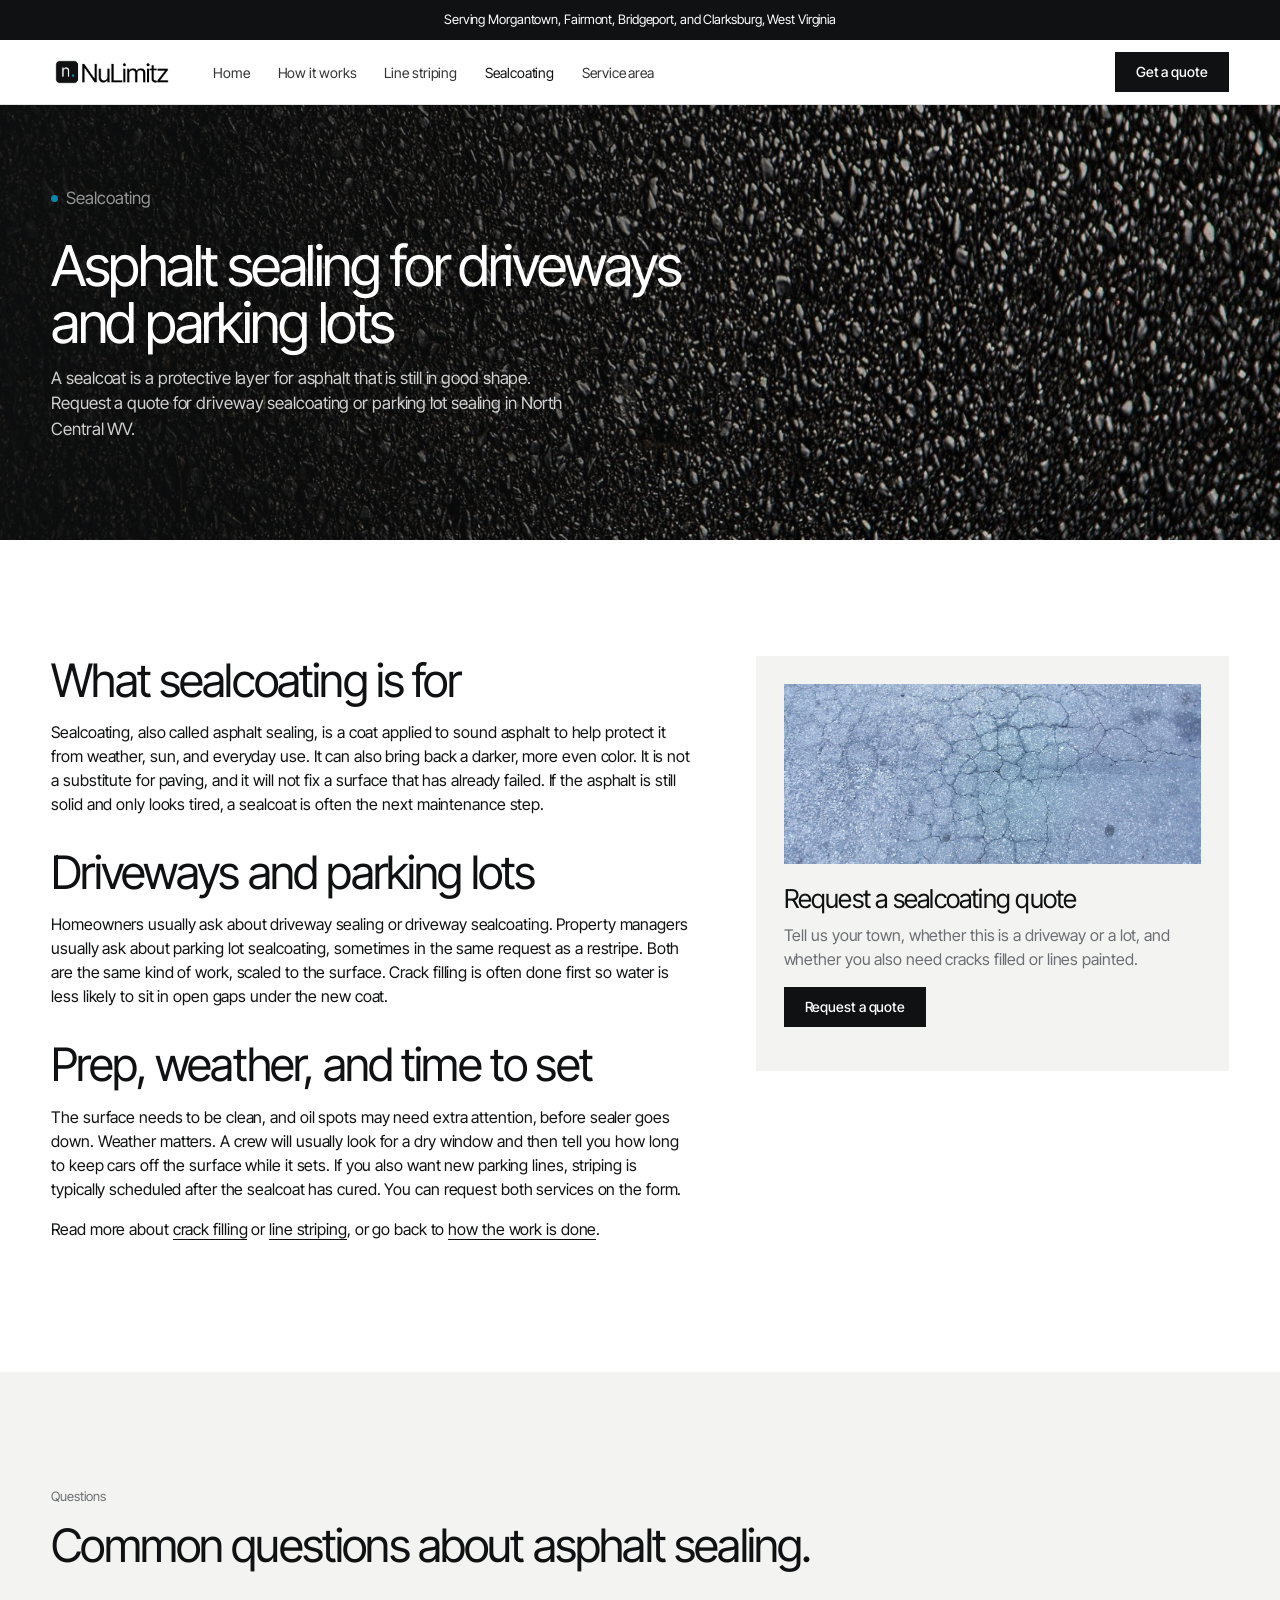
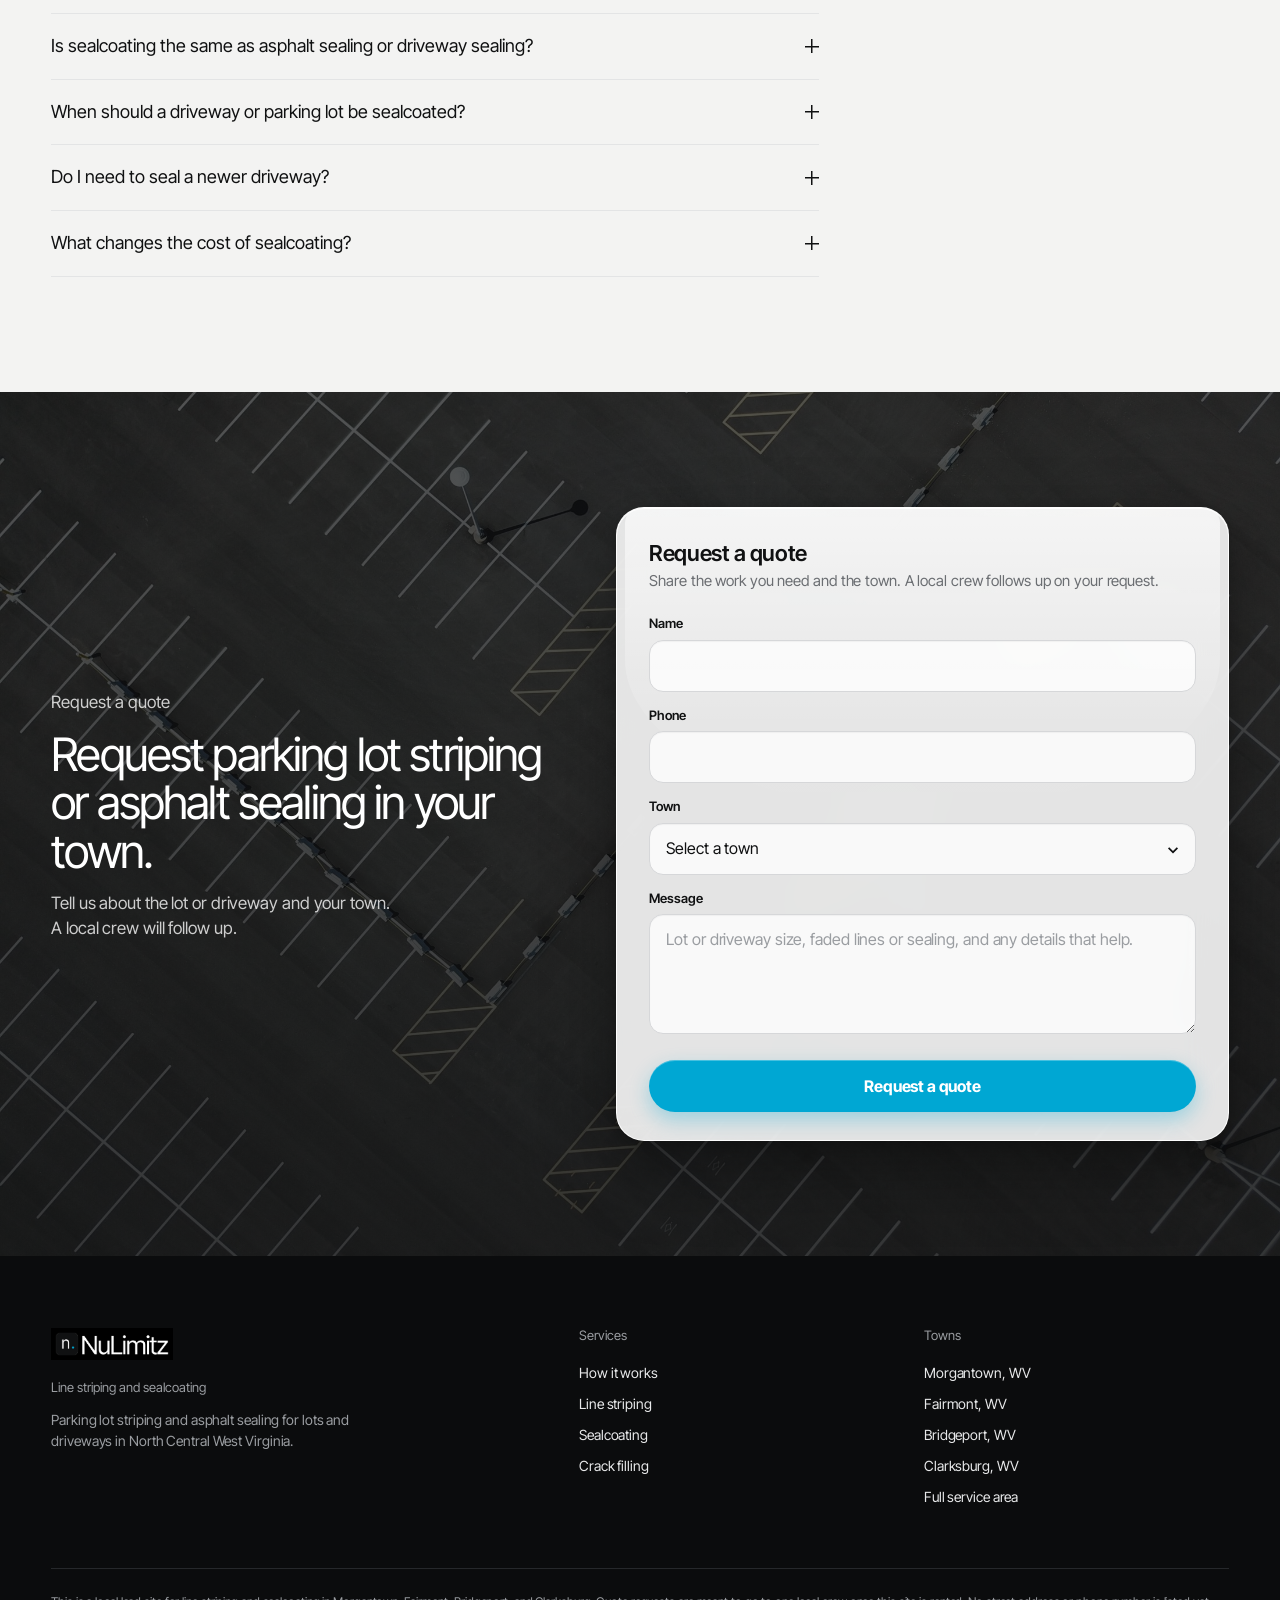
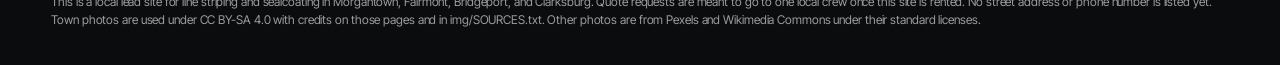
<file: sealcoating/index.html>
<!DOCTYPE html>
<html lang="en">
<head>
  <meta charset="utf-8">
  <meta name="viewport" content="width=device-width, initial-scale=1">
  <title>Sealcoating in Morgantown, Fairmont, Bridgeport, and Clarksburg, WV</title>
  <meta name="description" content="Asphalt sealcoating and driveway sealing for parking lots and driveways in Morgantown, Fairmont, Bridgeport, and Clarksburg, West Virginia.">
  <meta name="robots" content="noindex, nofollow">
  <link rel="icon" href="/favicon.ico" sizes="any">
  <link rel="icon" type="image/svg+xml" href="/favicon.svg">
  <link rel="icon" type="image/png" sizes="32x32" href="/favicon-32.png">
  <link rel="apple-touch-icon" href="/apple-touch-icon.png">
  <link rel="icon" type="image/png" sizes="512x512" href="/icon-512.png">
  <link rel="preconnect" href="https://fonts.googleapis.com">
  <link rel="preconnect" href="https://fonts.gstatic.com" crossorigin>
  <link href="https://fonts.googleapis.com/css2?family=Inter+Tight:wght@400;500;600;700&display=swap" rel="stylesheet">
  <link rel="stylesheet" href="../css/styles.css">
  <script type="application/ld+json">
{
  "@context": "https://schema.org",
  "@graph": [
    {
      "@type": "Service",
      "name": "Asphalt sealcoating",
      "serviceType": "Asphalt sealcoating and driveway sealing",
      "description": "Asphalt sealcoating and driveway sealing for parking lots and driveways in Morgantown, Fairmont, Bridgeport, and Clarksburg, West Virginia.",
      "url": "/sealcoating/",
      "areaServed": [
        "Morgantown, WV",
        "Fairmont, WV",
        "Bridgeport, WV",
        "Clarksburg, WV"
      ]
    },
    {
      "@type": "FAQPage",
      "mainEntity": [
        {
          "@type": "Question",
          "name": "Is sealcoating the same as asphalt sealing or driveway sealing?",
          "acceptedAnswer": {
            "@type": "Answer",
            "text": "Yes. People also search for driveway sealcoating and parking lot sealing. All of those phrases point to a protective coat on sound asphalt, not a new pavement or an overlay."
          }
        },
        {
          "@type": "Question",
          "name": "When should a driveway or parking lot be sealcoated?",
          "acceptedAnswer": {
            "@type": "Answer",
            "text": "A good candidate is asphalt that is still sound but looks faded, dry, or lightly worn. Open cracks are often filled first. If the pavement is failing, broken, or needs to be replaced, sealcoating is not the right fix. Describe what you see, and the crew can tell you whether a coat is appropriate."
          }
        },
        {
          "@type": "Question",
          "name": "Do I need to seal a newer driveway?",
          "acceptedAnswer": {
            "@type": "Answer",
            "text": "New asphalt usually needs time to cure before a sealcoat. How long depends on the pavement and the season. If the driveway is new, say so on the form so the crew can advise you on timing instead of coating it too soon."
          }
        },
        {
          "@type": "Question",
          "name": "What changes the cost of sealcoating?",
          "acceptedAnswer": {
            "@type": "Answer",
            "text": "Size of the driveway or lot, how much cleaning and oil-spot prep is needed, whether cracks should be filled first, and the weather window all affect a quote. There are no rates on this page. A local crew follows up with a price after they understand the surface."
          }
        }
      ]
    }
  ]
}
  </script>
</head>
<body>
<div class="topbar">
  <div class="wrap">
    <span>Serving Morgantown, Fairmont, Bridgeport, and Clarksburg, West Virginia</span>
  </div>
</div>
<header class="site-header">
  <div class="wrap">
    <a class="logo" href="../index.html" aria-label="NuLimitz home"><img src="/img/logo-light.png" alt="NuLimitz"></a>
    <nav>
      <ul>
        <li><a href="../index.html">Home</a></li>
        <li><a href="../how-it-works/index.html">How it works</a></li>
        <li><a href="../line-striping/index.html">Line striping</a></li>
        <li><a href="../sealcoating/index.html" aria-current="page">Sealcoating</a></li>
        <li><a href="../index.html#areas">Service area</a></li>
      </ul>
    </nav>
    <div class="header-right">
      <a class="btn" href="#quote">Get a quote</a>
      <button class="nav-toggle" type="button" aria-expanded="false" aria-label="Open menu">Menu</button>
    </div>
  </div>
</header>
<section class="page-hero" style="background-image:url('../img/sealcoat.jpg')">
  <div class="wrap">
    <p class="eyebrow">Sealcoating</p>
    <h1>Asphalt sealing for driveways and parking lots</h1>
    <p>A sealcoat is a protective layer for asphalt that is still in good shape. Request a quote for driveway sealcoating or parking lot sealing in North Central WV.</p>
  </div>
</section>

<section class="section">
  <div class="wrap content-split">
    <div class="prose">
      <h2>What sealcoating is for</h2>
      <p>Sealcoating, also called asphalt sealing, is a coat applied to sound asphalt to help protect it from weather, sun, and everyday use. It can also bring back a darker, more even color. It is not a substitute for paving, and it will not fix a surface that has already failed. If the asphalt is still solid and only looks tired, a sealcoat is often the next maintenance step.</p>
      <h2>Driveways and parking lots</h2>
      <p>Homeowners usually ask about driveway sealing or driveway sealcoating. Property managers usually ask about parking lot sealcoating, sometimes in the same request as a restripe. Both are the same kind of work, scaled to the surface. Crack filling is often done first so water is less likely to sit in open gaps under the new coat.</p>
      <h2>Prep, weather, and time to set</h2>
      <p>The surface needs to be clean, and oil spots may need extra attention, before sealer goes down. Weather matters. A crew will usually look for a dry window and then tell you how long to keep cars off the surface while it sets. If you also want new parking lines, striping is typically scheduled after the sealcoat has cured. You can request both services on the form.</p>
      <p>Read more about <a href="../crack-filling/index.html">crack filling</a> or <a href="../line-striping/index.html">line striping</a>, or go back to <a href="../how-it-works/index.html">how the work is done</a>.</p>
    </div>
    <aside class="side-card">
      <img src="../img/cracks.jpg" alt="Worn asphalt with a pattern of surface cracks">
      <h3>Request a sealcoating quote</h3>
      <p>Tell us your town, whether this is a driveway or a lot, and whether you also need cracks filled or lines painted.</p>
      <p><a class="btn" href="#quote">Request a quote</a></p>
    </aside>
  </div>
</section>

<section class="section band-cream">
  <div class="wrap">
    <div class="section-head">
      <p class="eyebrow">Questions</p>
      <h2>Common questions about asphalt sealing.</h2>
    </div>
    <div class="faq">
      <div class="faq-item">
        <h3><button type="button" aria-expanded="false" aria-controls="faq-1" id="faq-btn-1">Is sealcoating the same as asphalt sealing or driveway sealing?</button></h3>
        <div class="answer" id="faq-1">Yes. People also search for driveway sealcoating and parking lot sealing. All of those phrases point to a protective coat on sound asphalt, not a new pavement or an overlay.</div>
      </div>
      <div class="faq-item">
        <h3><button type="button" aria-expanded="false" aria-controls="faq-2" id="faq-btn-2">When should a driveway or parking lot be sealcoated?</button></h3>
        <div class="answer" id="faq-2">A good candidate is asphalt that is still sound but looks faded, dry, or lightly worn. Open cracks are often filled first. If the pavement is failing, broken, or needs to be replaced, sealcoating is not the right fix. Describe what you see, and the crew can tell you whether a coat is appropriate.</div>
      </div>
      <div class="faq-item">
        <h3><button type="button" aria-expanded="false" aria-controls="faq-3" id="faq-btn-3">Do I need to seal a newer driveway?</button></h3>
        <div class="answer" id="faq-3">New asphalt usually needs time to cure before a sealcoat. How long depends on the pavement and the season. If the driveway is new, say so on the form so the crew can advise you on timing instead of coating it too soon.</div>
      </div>
      <div class="faq-item">
        <h3><button type="button" aria-expanded="false" aria-controls="faq-4" id="faq-btn-4">What changes the cost of sealcoating?</button></h3>
        <div class="answer" id="faq-4">Size of the driveway or lot, how much cleaning and oil-spot prep is needed, whether cracks should be filled first, and the weather window all affect a quote. There are no rates on this page. A local crew follows up with a price after they understand the surface.</div>
      </div>
    </div>
  </div>
</section>

<section class="section quote-band" id="quote" style="background-image:url('../img/hero.jpg')">
  <div class="wrap">
    <div class="quote-grid">
      <div class="quote-intro">
        <p class="eyebrow">Request a quote</p>
        <h2>Request parking lot striping or asphalt sealing in your town.</h2>
        <p>Tell us about the lot or driveway and your town. A local crew will follow up.</p>
      </div>
      <div class="form-panel">
        <div class="form-panel-inner">
          <h2>Request a quote</h2>
          <p class="lede">Share the work you need and the town. A local crew follows up on your request.</p>
          <form action="FORM_ENDPOINT_PLACEHOLDER" method="post" data-quote-form>
            <div>
              <label for="name">Name</label>
              <input id="name" name="name" type="text" autocomplete="name" required>
            </div>
            <div>
              <label for="phone">Phone</label>
              <input id="phone" name="phone" type="tel" autocomplete="tel" required>
            </div>
            <div>
              <label for="town">Town</label>
              <select id="town" name="town" required>
                <option value="">Select a town</option>
                <option>Morgantown</option>
                <option>Fairmont</option>
                <option>Bridgeport</option>
                <option>Clarksburg</option>
                <option>Other in North Central WV</option>
              </select>
            </div>
            <div>
              <label for="message">Message</label>
              <textarea id="message" name="message" placeholder="Lot or driveway size, faded lines or sealing, and any details that help." required></textarea>
            </div>
            <button class="submit" type="submit">Request a quote</button>
            <p class="form-status" role="status"></p>
          </form>
        </div>
      </div>
    </div>
  </div>
</section>
<footer class="site-footer">
  <div class="wrap">
    <div class="foot-grid">
      <div>
        <a class="logo" href="../index.html" aria-label="NuLimitz home"><img src="/img/logo-dark.png" alt="NuLimitz"></a>
        <h2>Line striping and sealcoating</h2>
        <p>Parking lot striping and asphalt sealing for lots and driveways in North Central West Virginia.</p>
      </div>
      <div>
        <h2>Services</h2>
        <ul>
          <li><a href="../how-it-works/index.html">How it works</a></li>
          <li><a href="../line-striping/index.html">Line striping</a></li>
          <li><a href="../sealcoating/index.html">Sealcoating</a></li>
          <li><a href="../crack-filling/index.html">Crack filling</a></li>
        </ul>
      </div>
      <div>
        <h2>Towns</h2>
        <ul>
          <li><a href="../morgantown/index.html">Morgantown, WV</a></li>
          <li><a href="../fairmont/index.html">Fairmont, WV</a></li>
          <li><a href="../bridgeport/index.html">Bridgeport, WV</a></li>
          <li><a href="../clarksburg/index.html">Clarksburg, WV</a></li>
          <li><a href="../index.html#areas">Full service area</a></li>
        </ul>
      </div>
    </div>
    <p class="legal">This is a local lead site for line striping and sealcoating in Morgantown, Fairmont, Bridgeport, and Clarksburg. Quote requests are meant to go to one local crew once this site is rented. No street address or phone number is listed yet. Town photos are used under CC BY-SA 4.0 with credits on those pages and in img/SOURCES.txt. Other photos are from Pexels and Wikimedia Commons under their standard licenses.</p>
  </div>
</footer>
<script src="../js/main.js"></script>
</body>
</html>
</file>
<file: css/styles.css>
/* NuLimitz lead microsite styles */
:root {
  --ink: #101112;
  --mut: #6b6e72;
  --line: #e3e4e5;
  --soft: #f3f3f2;
  --blue: #00A7D3;
  --white: #fff;
  --pad: clamp(20px, 4vw, 56px);
  --header-h: 64px;
  --max: 1600px;
  /* aliases so older class names keep working */
  --ink-soft: var(--mut);
  --paper: var(--white);
  --cream: var(--soft);
  --ice: var(--soft);
  --tint: var(--soft);
  --forest: var(--ink);
  --forest-deep: var(--ink);
  --forest-mid: #2b2d30;
  --leaf: var(--ink);
  --gold: var(--ink);
  --gold-hot: var(--blue);
  --navy: var(--ink);
  --navy-deep: var(--ink);
  --navy-mid: #2b2d30;
  --cyan: var(--blue);
  --cyan-hot: var(--blue);
  --orange: var(--ink);
  --orange-hot: #2b2d30;
  --brand: var(--ink);
  --brand-deep: var(--ink);
  --brand-mid: #2b2d30;
  --accent: var(--ink);
  --accent-hot: #2b2d30;
}

*, *::before, *::after { box-sizing: border-box; margin: 0; padding: 0; }
html { scroll-behavior: smooth; }
html, body { overflow-x: clip; }
body {
  font-family: "Inter Tight", "Helvetica Neue", Helvetica, Arial, sans-serif;
  font-weight: 400;
  color: var(--ink);
  background: var(--white);
  font-size: 16px;
  line-height: 1.5;
  letter-spacing: -.006em;
  -webkit-font-smoothing: antialiased;
}
img { max-width: 100%; height: auto; display: block; }
a { color: inherit; text-decoration: none; }
h1, h2, h3, h4 {
  font-weight: 400;
  line-height: 1.15;
  letter-spacing: -.03em;
  color: var(--ink);
}
p { margin: 0 0 1rem; }
.wrap { width: min(var(--max), 100%); margin-inline: auto; padding-inline: var(--pad); }

/* Top strip */
.topbar {
  background: var(--ink);
  color: #fff;
  font-size: 13px;
  text-align: center;
  padding: 10px var(--pad);
}
.topbar .wrap {
  display: block;
  padding: 0;
  width: 100%;
  max-width: none;
}
.topbar a { color: #fff; text-decoration: underline; text-underline-offset: 3px; }

/* Header */
.site-header {
  position: sticky;
  top: 0;
  z-index: 40;
  background: rgba(255, 255, 255, .96);
  backdrop-filter: blur(8px);
  border-bottom: 1px solid var(--line);
}
.site-header .wrap {
  display: flex;
  align-items: center;
  height: var(--header-h);
  gap: 40px;
  padding-inline: var(--pad);
}
.logo { display: flex; align-items: center; flex: none; }
.logo img { height: 32px; width: auto; }
.site-header nav { display: flex; }
.site-header nav ul {
  display: flex;
  gap: 28px;
  list-style: none;
  margin: 0;
  padding: 0;
  align-items: center;
  flex-wrap: wrap;
}
.site-header nav a {
  color: var(--ink);
  opacity: .85;
  font-size: 14px;
  font-weight: 400;
}
.site-header nav a:hover,
.site-header nav a[aria-current="page"] { opacity: 1; }
.header-right {
  margin-left: auto;
  display: flex;
  gap: 16px;
  align-items: center;
  flex: none;
}
.nav-toggle {
  display: none;
  background: none;
  border: 0;
  font: inherit;
  font-size: 14px;
  cursor: pointer;
  color: var(--ink);
  padding: 0;
}
.btn-nav {
  display: none;
}

/* Buttons */
.btn {
  display: inline-flex;
  align-items: center;
  justify-content: center;
  height: 40px;
  padding: 0 20px;
  font-size: 14px;
  font-weight: 500;
  border: 1px solid var(--ink);
  background: var(--ink);
  color: #fff;
  transition: .2s;
  cursor: pointer;
  font-family: inherit;
  text-decoration: none;
  line-height: 1;
  border-radius: 0;
  gap: 0;
}
.btn:hover { background: #2b2d30; color: #fff; }
.btn-gold,
.btn-orange,
.btn-accent,
.btn-dark,
.btn-call {
  background: var(--ink);
  color: #fff;
  border-color: var(--ink);
}
.btn-gold:hover,
.btn-orange:hover,
.btn-accent:hover,
.btn-dark:hover,
.btn-call:hover { background: #2b2d30; color: #fff; }
.btn-light {
  background: transparent;
  color: #fff;
  border-color: #fff;
}
.btn-light:hover { background: #fff; color: var(--ink); }
.btn-wide { width: 100%; }
.hero-actions, .cta-actions { display: flex; flex-wrap: wrap; gap: 12px; }

/* Hero */
.hero,
.page-hero {
  position: relative;
  color: #fff;
  background-color: var(--ink);
  background-size: cover;
  background-position: center;
  display: flex;
  align-items: flex-end;
}
.hero {
  min-height: 560px;
  height: calc(100vh - 100px);
  max-height: 860px;
}
.hero::before,
.page-hero::before {
  content: "";
  position: absolute;
  inset: 0;
  background: linear-gradient(90deg, rgba(16,17,18,.78) 0, rgba(16,17,18,.46) 42%, rgba(16,17,18,.12) 72%);
}
.hero .wrap,
.page-hero .wrap {
  position: relative;
  z-index: 1;
  width: 100%;
  padding-top: clamp(48px, 9vh, 110px);
  padding-bottom: 72px;
}
.eyebrow {
  font-size: 13px;
  color: var(--mut);
  margin-bottom: 14px;
  letter-spacing: 0;
  text-transform: none;
  font-weight: 400;
  display: flex;
  align-items: center;
  gap: 8px;
}
.hero .eyebrow,
.page-hero .eyebrow { color: rgba(255,255,255,.7); }
.hero .eyebrow::before,
.page-hero .eyebrow::before {
  content: "";
  width: 7px;
  height: 7px;
  border-radius: 50%;
  background: var(--blue);
  display: inline-block;
  flex: none;
}
.hero h1,
.page-hero h1 {
  color: #fff;
  font-weight: 400;
  font-size: clamp(40px, 5.6vw, 80px);
  line-height: 1.02;
  letter-spacing: -.045em;
  max-width: 16ch;
  margin: 0 0 14px;
}
.hero h1 { max-width: 22ch; }
.page-hero {
  min-height: 420px;
}
.page-hero h1 {
  font-size: clamp(32px, 4.4vw, 64px);
  max-width: 20ch;
}
.hero .lede,
.page-hero p {
  font-size: 17px;
  max-width: 520px;
  color: #fff;
  opacity: .8;
  margin-bottom: 26px;
}
.hero .btn-call,
.page-hero .btn-call {
  background: #fff;
  color: var(--ink);
  border-color: #fff;
}
.hero .btn-call:hover,
.page-hero .btn-call:hover { background: #e8e9ea; }

/* Trust bar */
.trust-bar {
  background: var(--soft);
  color: var(--ink);
  padding: 36px 0;
  border-bottom: 1px solid var(--line);
}
.trust-bar .wrap {
  display: grid;
  grid-template-columns: repeat(3, 1fr);
  gap: 16px;
}
.trust-item { padding: 8px 24px 8px 0; }
.trust-item + .trust-item { border-left: 1px solid var(--line); padding-left: 32px; }
.trust-item h3 {
  color: var(--ink);
  font-size: 20px;
  letter-spacing: -.02em;
  margin: 0 0 6px;
}
.trust-item p { margin: 0; font-size: 15px; color: var(--mut); }

/* Sections */
.section { padding: clamp(72px, 9vw, 128px) 0; }
.section-head { max-width: 780px; margin-bottom: 44px; }
.section-head h2,
.prose h2,
.quote-grid h2 {
  font-size: clamp(32px, 3.6vw, 52px);
  line-height: 1.05;
  letter-spacing: -.04em;
  margin: 0 0 16px;
}
.muted { color: var(--mut); }
.band-cream,
.band-ice { background: var(--soft); }
.band-forest,
.band-navy {
  background: var(--ink);
  color: #fff;
}
.band-forest h2, .band-forest h3,
.band-navy h2, .band-navy h3 { color: #fff; }
.band-forest .eyebrow, .band-navy .eyebrow,
.band-forest p, .band-navy p { color: #a3a6aa; }
.band-photo {
  position: relative;
  background-color: var(--ink);
  background-size: cover;
  background-position: center;
  color: #fff;
}
.band-photo::before {
  content: "";
  position: absolute;
  inset: 0;
  background: rgba(16, 17, 18, .72);
}
.band-photo .wrap { position: relative; z-index: 1; }
.band-photo h1, .band-photo h2, .band-photo h3, .band-photo h4 { color: #fff; }
.band-photo p, .band-photo .eyebrow, .band-photo .muted, .band-photo li { color: #c8c9cb; }
.band-forest .muted, .band-navy .muted { color: #a3a6aa; }

/* Service / area cards */
.card-grid, .area-grid, .step-grid {
  display: grid;
  gap: 16px;
}
.card-grid { grid-template-columns: repeat(auto-fit, minmax(240px, 1fr)); }
.service-card,
.area-card {
  background: var(--soft);
  overflow: hidden;
  display: flex;
  flex-direction: column;
  text-decoration: none;
  color: inherit;
  border: 0;
}
.service-card:hover .more,
.area-card:hover .more { opacity: 1; }
.service-card img,
.area-card img { width: 100%; height: 180px; object-fit: cover; }
.service-card .pad,
.area-card .pad,
.step .pad { padding: 28px 28px 30px; }
.service-card h3,
.area-card h3 {
  margin: 0 0 8px;
  font-size: 26px;
  letter-spacing: -.03em;
}
.more {
  display: inline-block;
  margin-top: 16px;
  font-size: 14px;
  font-weight: 400;
  color: var(--ink);
  border-bottom: 1px solid var(--ink);
  align-self: flex-start;
}

/* Areas */
.area-grid { grid-template-columns: repeat(4, 1fr); }
.town-list { columns: 2; margin: 0; padding-left: 1.1rem; color: var(--mut); }
.town-list li { break-inside: avoid; margin-bottom: 0.25rem; }

/* Steps */
.step-grid { grid-template-columns: repeat(3, 1fr); }
.step {
  background: var(--soft);
  border: 0;
}
.step-num {
  font-family: inherit;
  color: var(--blue);
  font-size: 22px;
  font-weight: 400;
  letter-spacing: -.02em;
  margin: 0 0 8px;
}
.step h3 { font-size: 20px; letter-spacing: -.02em; margin: 0 0 6px; }
.step p { color: var(--mut); font-size: 15px; margin: 0; }

/* FAQ */
.faq { display: grid; gap: 0; max-width: 48rem; }
.faq-item {
  background: transparent;
  border: 0;
  border-top: 1px solid var(--line);
}
.faq-item:last-child { border-bottom: 1px solid var(--line); }
.faq-item h3 { margin: 0; font-size: 18px; letter-spacing: -.02em; }
.faq-item button {
  width: 100%;
  display: flex;
  align-items: center;
  justify-content: space-between;
  gap: 20px;
  text-align: left;
  background: none;
  border: 0;
  padding: 22px 0;
  font: inherit;
  font-weight: 400;
  cursor: pointer;
  color: var(--ink);
}
.faq-item button::after {
  content: "";
  flex: none;
  width: 14px;
  height: 14px;
  background:
    linear-gradient(currentColor, currentColor) center / 14px 1.5px no-repeat,
    linear-gradient(currentColor, currentColor) center / 1.5px 14px no-repeat;
}
.faq-item.is-open button::after {
  background: linear-gradient(currentColor, currentColor) center / 14px 1.5px no-repeat;
}
.faq-item .answer { padding: 0 0 22px; color: var(--mut); display: none; }
.faq-item.is-open .answer { display: block; }
.faq-item .answer a { border-bottom: 1px solid currentColor; }

/* Light type on any dark band, including FAQ */
:is(.band-photo, .band-forest, .band-navy) .muted { color: #c8c9cb; }
:is(.band-photo, .band-forest, .band-navy) .faq-item {
  border-color: rgba(255,255,255,.4);
}
:is(.band-photo, .band-forest, .band-navy) .faq-item button { color: #fff; }
:is(.band-photo, .band-forest, .band-navy) .faq-item .answer { color: rgba(255,255,255,.86); }
:is(.band-photo, .band-forest, .band-navy) a:not(.btn),
.hero a:not(.btn),
.page-hero a:not(.btn) {
  color: #fff;
  border-bottom-color: rgba(255,255,255,.7);
}

/* Quote / form: frosted glass panel on a dark band */
.quote-band {
  position: relative;
  background-color: var(--ink);
  background-size: cover;
  background-position: center;
  color: #fff;
}
.quote-band::before {
  content: "";
  position: absolute;
  inset: 0;
  background: linear-gradient(180deg, rgba(16, 17, 18, 0.72) 0%, rgba(16, 17, 18, 0.84) 100%);
}
.quote-band .wrap { position: relative; z-index: 1; }
.quote-band h2 { color: #fff; }
.quote-band .eyebrow { color: rgba(255, 255, 255, 0.7); }
.quote-band .quote-intro p { color: rgba(255, 255, 255, 0.78); max-width: 34ch; font-size: 17px; }

.quote-grid {
  display: grid;
  grid-template-columns: 0.9fr 1.1fr;
  gap: clamp(32px, 5vw, 72px);
  align-items: center;
}

.form-panel {
  position: relative;
  background: rgba(255, 255, 255, 0.88);
  backdrop-filter: blur(22px) saturate(1.25);
  -webkit-backdrop-filter: blur(22px) saturate(1.25);
  border-radius: 28px;
  border: 1px solid rgba(255, 255, 255, 0.95);
  box-shadow:
    0 28px 70px rgba(0, 0, 0, 0.38),
    0 4px 14px rgba(0, 0, 0, 0.16),
    inset 0 1px 0 rgba(255, 255, 255, 0.95);
  padding: 32px 32px 28px;
  overflow: hidden;
  color: var(--ink);
}
.form-panel::before {
  content: "";
  position: absolute;
  left: 8px;
  right: 8px;
  top: 0;
  height: 48%;
  border-radius: 24px 24px 80% 80%;
  background: linear-gradient(180deg, rgba(255, 255, 255, 0.62) 0%, rgba(255, 255, 255, 0.08) 70%, rgba(255, 255, 255, 0) 100%);
  pointer-events: none;
}
.form-panel-inner { position: relative; z-index: 1; }
.form-panel h2 {
  margin: 0 0 4px;
  font-size: 22px;
  font-weight: 600;
  letter-spacing: -0.02em;
  color: var(--ink);
  line-height: 1.2;
}
.form-panel .lede {
  margin: 0 0 22px;
  color: var(--mut);
  font-size: 15px;
  line-height: 1.45;
  max-width: none;
}

form[data-quote-form] { display: grid; gap: 14px; }

.form-panel label {
  display: block;
  margin: 0 0 6px;
  font-size: 13px;
  font-weight: 600;
  color: var(--ink);
}

.form-panel input[type="text"],
.form-panel input[type="tel"],
.form-panel select,
.form-panel textarea {
  width: 100%;
  min-height: 52px;
  padding: 12px 16px;
  font-family: inherit;
  font-size: 16px;
  line-height: 1.3;
  letter-spacing: inherit;
  color: var(--ink);
  background: rgba(255, 255, 255, 0.78);
  border: 1.5px solid #d6d7d9;
  border-radius: 14px;
  outline: none;
  appearance: none;
  -webkit-appearance: none;
  box-shadow: inset 0 1px 1px rgba(16, 17, 18, 0.04);
}
.form-panel textarea {
  min-height: 120px;
  resize: vertical;
  padding-top: 14px;
}
.form-panel select {
  background-image: url("data:image/svg+xml;utf8,<svg xmlns='http://www.w3.org/2000/svg' width='16' height='16' viewBox='0 0 16 16'><path fill='%23101112' d='M4.2 6.2 8 10l3.8-3.8 1.2 1.2L8 12.4 3 7.4z'/></svg>");
  background-repeat: no-repeat;
  background-position: right 14px center;
  padding-right: 40px;
  cursor: pointer;
}
.form-panel input::placeholder,
.form-panel textarea::placeholder { color: #9a9da1; }
.form-panel input:focus,
.form-panel select:focus,
.form-panel textarea:focus {
  border-color: var(--blue);
  box-shadow: 0 0 0 3px rgba(0, 167, 211, 0.18);
  background: #fff;
}

.form-panel .submit {
  display: inline-flex;
  align-items: center;
  justify-content: center;
  width: 100%;
  min-height: 52px;
  margin-top: 6px;
  padding: 12px 24px;
  border: 0;
  border-radius: 999px;
  background: var(--blue);
  color: #fff;
  font-family: inherit;
  font-size: 16px;
  font-weight: 700;
  letter-spacing: -0.01em;
  cursor: pointer;
  box-shadow:
    0 8px 20px rgba(0, 167, 211, 0.32),
    inset 0 1px 0 rgba(255, 255, 255, 0.28);
}
.form-panel .submit:hover { background: #008eb3; color: #fff; }

.form-row { display: grid; grid-template-columns: 1fr 1fr; gap: 12px; }
.form-status {
  display: none;
  margin: 0;
  padding: 12px 14px;
  background: #fff;
  border: 1px solid var(--line);
  border-radius: 14px;
  color: var(--mut);
  font-size: 14px;
}
.form-status.is-visible { display: block; }
.placeholder-note {
  display: inline-block;
  margin-top: 12px;
  padding: 0;
  border: 0;
  background: none;
  color: var(--mut);
  font-size: 13px;
  font-weight: 400;
  letter-spacing: 0;
}

/* Visible photo credits, including on dark heroes */
.photo-credit {
  margin: 16px 0 0;
  font-size: 12px;
  line-height: 1.4;
  color: rgba(255, 255, 255, 0.72);
  max-width: 62ch;
}
.hero .photo-credit,
.page-hero .photo-credit,
.quote-band .photo-credit { color: rgba(255, 255, 255, 0.72); }
.photo-credit a {
  color: rgba(255, 255, 255, 0.88);
  border-bottom: 1px solid rgba(255, 255, 255, 0.5);
}
.hero-credit {
  background: #0b0c0d;
  color: #b4b6b9;
  font-size: 12px;
  line-height: 1.45;
  padding: 10px 0 12px;
}
.hero-credit p { margin: 0; max-width: 80ch; color: inherit; font-size: inherit; }
.hero-credit a {
  color: #f3f3f2;
  border-bottom: 1px solid rgba(243, 243, 242, 0.4);
}
.hero-credit a:hover { color: #fff; }
.card-credit {
  display: block;
  margin-top: 8px;
  font-size: 11px;
  line-height: 1.35;
  color: var(--mut);
}
.card-credit a { border-bottom: 1px solid var(--line); }

/* Footer */
.site-footer {
  background: #0b0c0d;
  color: #fff;
  padding: 72px 0 36px;
  font-size: 14px;
}
.site-footer a { color: #e8e9ea; text-decoration: none; }
.site-footer a:hover { color: #fff; }
.foot-grid {
  display: grid;
  grid-template-columns: 1.6fr 1fr 1fr;
  gap: 40px;
  margin-bottom: 0;
}
.site-footer .logo { display: inline-flex; margin-bottom: 20px; }
.site-footer .logo img { height: 32px; width: auto; }
.site-footer h2 {
  color: #9a9da1;
  font-size: 13px;
  letter-spacing: 0;
  font-weight: 400;
  margin: 0 0 14px;
}
.site-footer p { color: #9a9da1; font-size: 14px; margin: 0 0 16px; max-width: 340px; }
.site-footer ul { list-style: none; margin: 0; padding: 0; }
.site-footer li { margin: 0; }
.site-footer li a { display: block; padding: 5px 0; color: #e8e9ea; font-size: 14px; }
.site-footer .legal {
  border-top: 1px solid #26282b;
  margin-top: 56px;
  padding-top: 24px;
  margin-bottom: 0;
  font-size: 12px;
  color: #9a9da1;
  max-width: none;
}

/* Interior */
.content-split {
  display: grid;
  grid-template-columns: 1.15fr 0.85fr;
  gap: clamp(32px, 5vw, 80px);
  align-items: start;
}
.prose h2 { margin-top: 2rem; }
.prose h2:first-child { margin-top: 0; }
.prose a { border-bottom: 1px solid var(--ink); }
.prose p { color: var(--ink); }
.side-card {
  background: var(--soft);
  padding: 28px;
  position: sticky;
  top: calc(var(--header-h) + 16px);
}
.side-card img { margin-bottom: 20px; height: 180px; width: 100%; object-fit: cover; }
.side-card h3 { font-size: 26px; letter-spacing: -.03em; margin: 0 0 10px; }
.side-card p { color: var(--mut); }

.call-dock { display: none; }

@media (max-width: 1100px) {
  .area-grid { grid-template-columns: repeat(2, 1fr); }
  .site-header .wrap { gap: 16px; }
  .nav-toggle { display: block; }
  .site-header nav {
    display: none;
    position: absolute;
    left: 0;
    right: 0;
    top: 100%;
    background: rgba(255,255,255,.98);
    border-bottom: 1px solid var(--line);
    padding: 8px var(--pad) 16px;
    z-index: 21;
  }
  .site-header nav.is-open { display: block; }
  .site-header nav ul { flex-direction: column; align-items: flex-start; gap: 0; }
  .site-header nav a {
    display: block;
    padding: 14px 0;
    border-bottom: 1px solid var(--line);
    opacity: 1;
    width: 100%;
  }
}

@media (max-width: 900px) {
  .step-grid, .quote-grid, .content-split, .foot-grid, .trust-bar .wrap {
    grid-template-columns: 1fr;
  }
  .area-grid { grid-template-columns: repeat(2, 1fr); }
  .trust-item + .trust-item { border-left: 0; padding-left: 0; border-top: 1px solid var(--line); padding-top: 20px; }
  .hero {
    height: auto;
    min-height: 640px;
    max-height: none;
  }
  .hero::before,
  .page-hero::before {
    background: linear-gradient(180deg, rgba(16,17,18,.5) 0, rgba(16,17,18,.4) 38%, rgba(16,17,18,.82) 100%);
  }
  .hero .wrap,
  .page-hero .wrap { padding-top: 44px; padding-bottom: 48px; }
  .hero h1 { font-size: clamp(36px, 11vw, 52px); }
  .form-row { grid-template-columns: 1fr; }
  .form-panel { padding: 24px 20px 22px; }
  .quote-band .quote-intro p { max-width: none; }

  .town-list { columns: 1; }
  .foot-grid > div:first-child { grid-column: 1 / -1; }
}

@media (max-width: 760px) {
  :root { --header-h: 56px; }
  .site-header .wrap { height: 56px; gap: 16px; }
  .logo img { height: 26px; }
  .header-right { gap: 16px; }
  .header-right .btn { height: 34px; padding: 0 12px; font-size: 13px; }
}


@media (max-width: 600px) {
  .area-grid { grid-template-columns: 1fr; }
}
</file>
